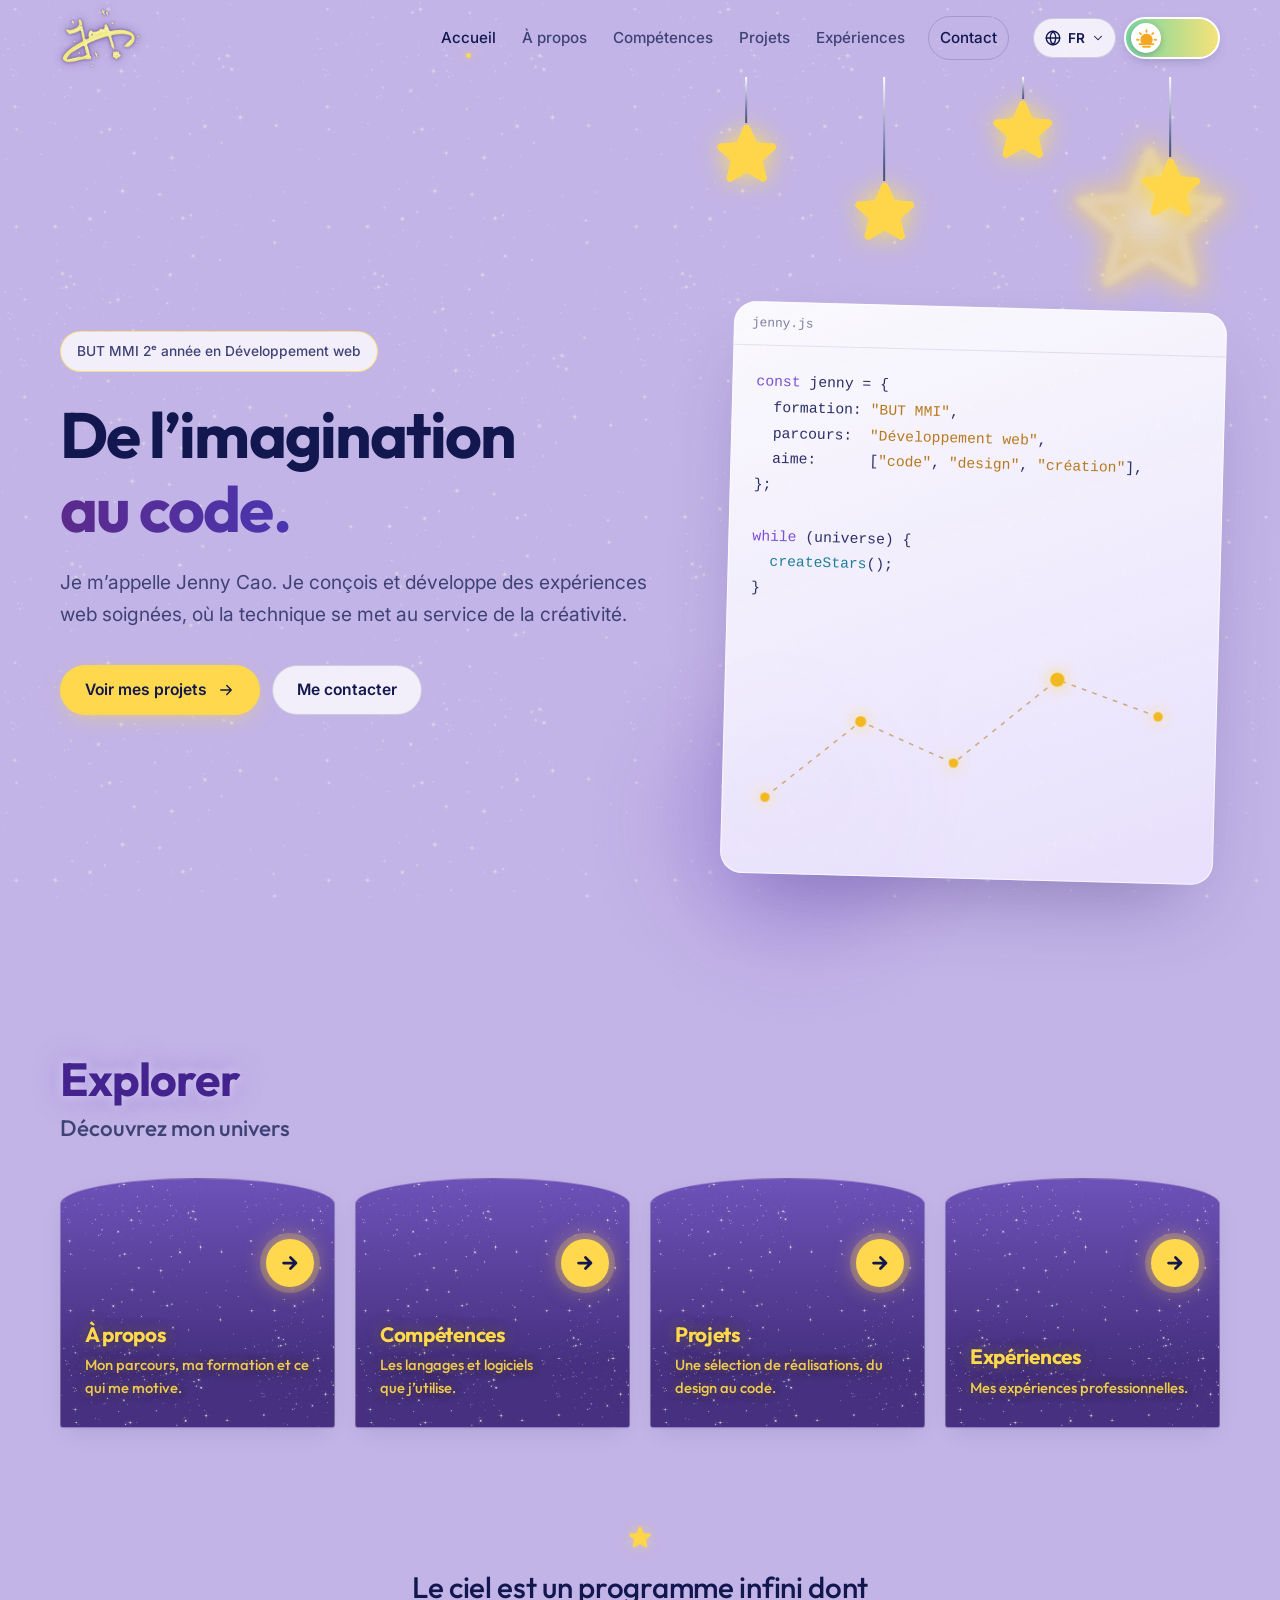
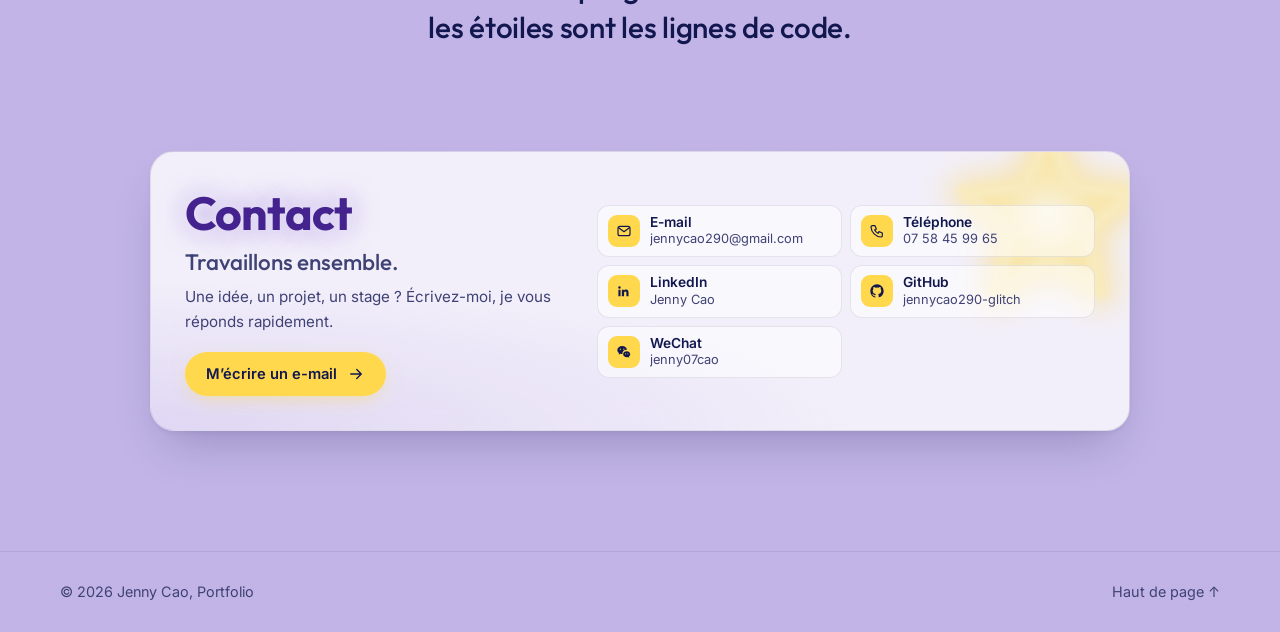
<file: nouvportfolio/index.html>
<!doctype html>
<html lang="fr" id="top">
<head>
<meta charset="utf-8">
<meta name="viewport" content="width=device-width, initial-scale=1">
<title data-i18n="title.home">Jenny Cao Portfolio développeuse web</title>
<meta name="description" content="Portfolio de Jenny Cao, étudiante en BUT MMI parcours Développement web.">
<meta name="theme-color" content="#12184f">
<link rel="icon" href="images/favicon.svg" type="image/svg+xml">
<link rel="preconnect" href="https://fonts.googleapis.com"><link rel="preconnect" href="https://fonts.gstatic.com" crossorigin>
<link rel="stylesheet" href="https://fonts.googleapis.com/css2?family=Inter:wght@400;500;600&family=Outfit:wght@500;600;700&display=swap">
<link rel="stylesheet" href="https://fonts.googleapis.com/css2?family=Ma+Shan+Zheng&text=%E4%B9%A6%E6%B3%95&display=swap">
<link rel="stylesheet" href="css/base.css">
<link rel="stylesheet" href="css/accueil.css">
<script>try{var t=localStorage.getItem('jenny-theme');if(t)document.documentElement.setAttribute('data-theme',t)}catch(e){}</script>
</head>
<body>
<nav class="bottom-nav" aria-label="Menu"><a class="bn-home" href="index.html" aria-label="Accueil" aria-current=page><svg viewBox="0 0 24 24" aria-hidden="true"><path d="M3.5 11 12 4l8.5 7"/><path d="M5.5 9.5V20h5v-5.5h3V20h5V9.5"/></svg></a><a href="moi.html"><span data-i18n="nav.about">À propos</span></a><a href="competences.html"><span data-i18n="nav.skills">Compétences</span></a><a href="projets.html"><span data-i18n="nav.projects">Projets</span></a><a href="experiences.html"><span data-i18n="nav.xp">Expériences</span></a></nav><a class="skip" href="#contenu" data-i18n="a11y.skip">Aller au contenu</a>
<header class="site-header">
  <div class="container bar">
    <a class="brand" href="index.html" aria-label="Jenny Cao | accueil"><img class="logo" src="images/logo.png" alt="Jenny" width="72" height="53"><span class="brand-name sr">Jenny Cao</span><span class="brand-role" data-i18n="brand.role">Développeuse web</span></a>
    <nav class="nav" id="nav" aria-label="Navigation principale"><a href="index.html" aria-current="page"><span data-i18n="nav.home">Accueil</span></a><a href="moi.html"><span data-i18n="nav.about">À propos</span></a><a href="competences.html"><span data-i18n="nav.skills">Compétences</span></a><a href="projets.html"><span data-i18n="nav.projects">Projets</span></a><a href="experiences.html"><span data-i18n="nav.xp">Expériences</span></a><a class="nav-cta" href="#contact"><span data-i18n="nav.contact">Contact</span></a></nav>
    <div class="actions">
      <div class="lang">
        <button class="icon-btn lang-btn" type="button" aria-haspopup="true" aria-expanded="false" aria-label="Langue"><svg class="ic" viewBox="0 0 24 24" aria-hidden="true"><circle cx="12" cy="12" r="9"/><path d="M3 12h18M12 3c2.5 2.6 3.8 5.6 3.8 9s-1.3 6.4-3.8 9c-2.5-2.6-3.8-5.6-3.8-9S9.5 5.6 12 3Z"/></svg><span class="lang-code">FR</span><svg class="ic caret" viewBox="0 0 24 24" aria-hidden="true"><path d="m6 9 6 6 6-6"/></svg></button>
        <ul class="lang-menu" role="menu" hidden>
          <li role="none"><button type="button" role="menuitemradio" data-lang="fr" aria-checked="true">Français</button></li>
          <li role="none"><button type="button" role="menuitemradio" data-lang="en" aria-checked="false">English</button></li>
          <li role="none"><button type="button" role="menuitemradio" data-lang="zh" aria-checked="false">中文</button></li>
        </ul>
      </div>
      <button class="toggle theme-btn" type="button" aria-label="Changer de thème"><span class="knob"></span></button>
      <button class="icon-btn burger" type="button" aria-controls="nav" aria-expanded="false" aria-label="Menu"><span></span><span></span></button>
    </div>
  </div>
</header>
<main id="contenu">
<section class="hero">
  <div class="container hero-grid">
    <div class="hero-txt">
      <p class="status" tabindex="0" role="button"><span data-i18n="h.status">BUT MMI 2ᵉ année en Développement web</span></p>
      <h1><span data-i18n="h.title">De l’imagination <em>au code.</em></span></h1>
      <p class="lead"><span data-i18n="h.lead">Je m’appelle Jenny Cao. Je conçois et développe des expériences web soignées, où la technique se met au service de la créativité. Je souhaite montrer mes projet , mes idées , et je profite les processus et les difficultée que due re,contrer </span></p>
      <div class="btns">
        <a class="btn btn-primary" href="projets.html"><span data-i18n="h.cta1">Voir mes projets</span><svg class="ic" viewBox="0 0 24 24" aria-hidden="true"><path d="M5 12h14M13 6l6 6-6 6"/></svg></a>
        <a class="btn btn-ghost" href="#contact"><span data-i18n="h.cta2">Me contacter</span></a>
      </div>
    </div>
    <div class="hero-art">
      <div class="hangs hero-hangs"><button class="hang" type="button" style="left:4%;--h:46px" aria-expanded="false" aria-label="Étoile 1"><span class="line"></span><img class="hs" src="images/etoile.png" alt="" aria-hidden="true"><span class="bubble" data-i18n="phrase.0">Le ciel est un programme infini dont les étoiles sont les lignes de code.</span></button><button class="hang" type="button" style="left:32%;--h:104px" aria-expanded="false" aria-label="Étoile 2"><span class="line"></span><img class="hs" src="images/etoile.png" alt="" aria-hidden="true"><span class="bubble" data-i18n="phrase.1">Au cœur du néant, une seule ligne de code suffit à donner naissance à l’infini.</span></button><button class="hang" type="button" style="left:60%;--h:22px" aria-expanded="false" aria-label="Étoile 3"><span class="line"></span><img class="hs" src="images/etoile.png" alt="" aria-hidden="true"><span class="bubble" data-i18n="phrase.2">Chaque étoile est un pixel dans le code de l’univers.</span></button><button class="hang" type="button" style="left:90%;--h:80px" aria-expanded="false" aria-label="Étoile 4"><span class="line"></span><img class="hs" src="images/etoile.png" alt="" aria-hidden="true"><span class="bubble" data-i18n="phrase.3">while (universe) { create_stars(); } La création n’a jamais cessé.</span></button></div>
      <div class="sky-card" aria-hidden="true">
        <div class="shooting"><svg class="tails"><path class="tg t1" style="--L:28;stroke-width:0.7" pathLength="100" d="M 600 -40 Q 300 0 110 340"/><path class="tg t1" style="--L:25;stroke-width:1.0" pathLength="100" d="M 600 -40 Q 300 0 110 340"/><path class="tg t1" style="--L:22;stroke-width:1.3" pathLength="100" d="M 600 -40 Q 300 0 110 340"/><path class="tg t1" style="--L:19;stroke-width:1.6" pathLength="100" d="M 600 -40 Q 300 0 110 340"/><path class="tg t1" style="--L:16;stroke-width:1.9" pathLength="100" d="M 600 -40 Q 300 0 110 340"/><path class="tg t1" style="--L:13;stroke-width:2.2" pathLength="100" d="M 600 -40 Q 300 0 110 340"/><path class="tg t1" style="--L:10;stroke-width:2.5" pathLength="100" d="M 600 -40 Q 300 0 110 340"/><path class="tg t1" style="--L:7;stroke-width:2.8" pathLength="100" d="M 600 -40 Q 300 0 110 340"/><path class="tg t1" style="--L:4;stroke-width:3.1" pathLength="100" d="M 600 -40 Q 300 0 110 340"/><path class="tg t2" style="--L:28;stroke-width:0.7" pathLength="100" d="M 620 140 Q 360 120 170 480"/><path class="tg t2" style="--L:25;stroke-width:1.0" pathLength="100" d="M 620 140 Q 360 120 170 480"/><path class="tg t2" style="--L:22;stroke-width:1.3" pathLength="100" d="M 620 140 Q 360 120 170 480"/><path class="tg t2" style="--L:19;stroke-width:1.6" pathLength="100" d="M 620 140 Q 360 120 170 480"/><path class="tg t2" style="--L:16;stroke-width:1.9" pathLength="100" d="M 620 140 Q 360 120 170 480"/><path class="tg t2" style="--L:13;stroke-width:2.2" pathLength="100" d="M 620 140 Q 360 120 170 480"/><path class="tg t2" style="--L:10;stroke-width:2.5" pathLength="100" d="M 620 140 Q 360 120 170 480"/><path class="tg t2" style="--L:7;stroke-width:2.8" pathLength="100" d="M 620 140 Q 360 120 170 480"/><path class="tg t2" style="--L:4;stroke-width:3.1" pathLength="100" d="M 620 140 Q 360 120 170 480"/><path class="tg t3" style="--L:28;stroke-width:0.7" pathLength="100" d="M 460 -60 Q 180 -10 -40 280"/><path class="tg t3" style="--L:25;stroke-width:1.0" pathLength="100" d="M 460 -60 Q 180 -10 -40 280"/><path class="tg t3" style="--L:22;stroke-width:1.3" pathLength="100" d="M 460 -60 Q 180 -10 -40 280"/><path class="tg t3" style="--L:19;stroke-width:1.6" pathLength="100" d="M 460 -60 Q 180 -10 -40 280"/><path class="tg t3" style="--L:16;stroke-width:1.9" pathLength="100" d="M 460 -60 Q 180 -10 -40 280"/><path class="tg t3" style="--L:13;stroke-width:2.2" pathLength="100" d="M 460 -60 Q 180 -10 -40 280"/><path class="tg t3" style="--L:10;stroke-width:2.5" pathLength="100" d="M 460 -60 Q 180 -10 -40 280"/><path class="tg t3" style="--L:7;stroke-width:2.8" pathLength="100" d="M 460 -60 Q 180 -10 -40 280"/><path class="tg t3" style="--L:4;stroke-width:3.1" pathLength="100" d="M 460 -60 Q 180 -10 -40 280"/><path class="tg t4" style="--L:28;stroke-width:0.7" pathLength="100" d="M 640 280 Q 360 260 210 640"/><path class="tg t4" style="--L:25;stroke-width:1.0" pathLength="100" d="M 640 280 Q 360 260 210 640"/><path class="tg t4" style="--L:22;stroke-width:1.3" pathLength="100" d="M 640 280 Q 360 260 210 640"/><path class="tg t4" style="--L:19;stroke-width:1.6" pathLength="100" d="M 640 280 Q 360 260 210 640"/><path class="tg t4" style="--L:16;stroke-width:1.9" pathLength="100" d="M 640 280 Q 360 260 210 640"/><path class="tg t4" style="--L:13;stroke-width:2.2" pathLength="100" d="M 640 280 Q 360 260 210 640"/><path class="tg t4" style="--L:10;stroke-width:2.5" pathLength="100" d="M 640 280 Q 360 260 210 640"/><path class="tg t4" style="--L:7;stroke-width:2.8" pathLength="100" d="M 640 280 Q 360 260 210 640"/><path class="tg t4" style="--L:4;stroke-width:3.1" pathLength="100" d="M 640 280 Q 360 260 210 640"/><path class="tg t5" style="--L:28;stroke-width:0.7" pathLength="100" d="M 560 -60 Q 400 220 40 470"/><path class="tg t5" style="--L:25;stroke-width:1.0" pathLength="100" d="M 560 -60 Q 400 220 40 470"/><path class="tg t5" style="--L:22;stroke-width:1.3" pathLength="100" d="M 560 -60 Q 400 220 40 470"/><path class="tg t5" style="--L:19;stroke-width:1.6" pathLength="100" d="M 560 -60 Q 400 220 40 470"/><path class="tg t5" style="--L:16;stroke-width:1.9" pathLength="100" d="M 560 -60 Q 400 220 40 470"/><path class="tg t5" style="--L:13;stroke-width:2.2" pathLength="100" d="M 560 -60 Q 400 220 40 470"/><path class="tg t5" style="--L:10;stroke-width:2.5" pathLength="100" d="M 560 -60 Q 400 220 40 470"/><path class="tg t5" style="--L:7;stroke-width:2.8" pathLength="100" d="M 560 -60 Q 400 220 40 470"/><path class="tg t5" style="--L:4;stroke-width:3.1" pathLength="100" d="M 560 -60 Q 400 220 40 470"/><path class="tg t6" style="--L:28;stroke-width:0.7" pathLength="100" d="M 660 40 Q 420 40 250 400"/><path class="tg t6" style="--L:25;stroke-width:1.0" pathLength="100" d="M 660 40 Q 420 40 250 400"/><path class="tg t6" style="--L:22;stroke-width:1.3" pathLength="100" d="M 660 40 Q 420 40 250 400"/><path class="tg t6" style="--L:19;stroke-width:1.6" pathLength="100" d="M 660 40 Q 420 40 250 400"/><path class="tg t6" style="--L:16;stroke-width:1.9" pathLength="100" d="M 660 40 Q 420 40 250 400"/><path class="tg t6" style="--L:13;stroke-width:2.2" pathLength="100" d="M 660 40 Q 420 40 250 400"/><path class="tg t6" style="--L:10;stroke-width:2.5" pathLength="100" d="M 660 40 Q 420 40 250 400"/><path class="tg t6" style="--L:7;stroke-width:2.8" pathLength="100" d="M 660 40 Q 420 40 250 400"/><path class="tg t6" style="--L:4;stroke-width:3.1" pathLength="100" d="M 660 40 Q 420 40 250 400"/></svg><i></i><i></i><i></i><i></i><i></i><i></i></div>
        <div class="win-bar"><span>jenny.js</span></div>
        <pre class="code"><code><span class="k">const</span> jenny = {
  formation: <span class="s">"BUT MMI"</span>,
  parcours:  <span class="s">"Développement web"</span>,
  aime:      [<span class="s">"code"</span>, <span class="s">"design"</span>, <span class="s">"création"</span>],
};

<span class="k">while</span> (universe) {
  <span class="f">createStars</span>();
}</code></pre>
        <svg class="constellation" viewBox="0 0 300 160">
          <polyline points="20,120 80,70 140,95 205,40 270,62" />
          <g class="pts"><circle cx="20" cy="120" r="3"/><circle cx="80" cy="70" r="3.5"/><circle cx="140" cy="95" r="3"/><circle cx="205" cy="40" r="4.5"/><circle cx="270" cy="62" r="3"/></g>
        </svg>
      </div>
      <span class="glow g1"></span><span class="glow g2"></span>
    </div>
  </div>
</section>

<section class="section">
  <div class="container">
    <div class="sec-head reveal">
      <p class="eyebrow"><span data-i18n="h.exp">Explorer</span></p>
      <h2><span data-i18n="h.exph">Découvrez mon univers</span></h2>
    </div>
    <div class="nav-grid"><a class="portal reveal" href="moi.html"><span class="go"><svg class="ic thick" viewBox="0 0 24 24" aria-hidden="true"><path d="M5 12h13M12.5 6l6 6-6 6"/></svg></span><h3 data-i18n="h.c1t">À propos</h3><p data-i18n="h.c1d">Mon parcours, ma formation et ce qui me motive.</p></a><a class="portal reveal" href="competences.html"><span class="go"><svg class="ic thick" viewBox="0 0 24 24" aria-hidden="true"><path d="M5 12h13M12.5 6l6 6-6 6"/></svg></span><h3 data-i18n="h.c2t">Compétences</h3><p data-i18n="h.c2d">Les langages et logiciels que j’utilise.</p></a><a class="portal reveal" href="projets.html"><span class="go"><svg class="ic thick" viewBox="0 0 24 24" aria-hidden="true"><path d="M5 12h13M12.5 6l6 6-6 6"/></svg></span><h3 data-i18n="h.c3t">Projets</h3><p data-i18n="h.c3d">Une sélection de réalisations, du design au code.</p></a><a class="portal reveal" href="experiences.html"><span class="go"><svg class="ic thick" viewBox="0 0 24 24" aria-hidden="true"><path d="M5 12h13M12.5 6l6 6-6 6"/></svg></span><h3 data-i18n="h.c4t">Expériences</h3><p data-i18n="h.c4d">Mes expériences professionnelles.</p></a></div>
  </div>
</section>

<section class="section quote-sec reveal">
  <div class="container">
    <blockquote class="quote"><img class="ic-star" src="images/etoile.png" alt="" aria-hidden="true"><p><span data-i18n="h.quote">Le ciel est un programme infini dont les étoiles sont les lignes de code.</span></p></blockquote>
  </div>
</section>
<section class="section contact reveal" id="contact" aria-labelledby="contact-t">
  <div class="container contact-box">
    <div class="contact-intro">
      <p class="eyebrow"><span data-i18n="c.eyebrow">Contact</span></p>
      <h2 id="contact-t"><span data-i18n="c.title">Travaillons ensemble.</span></h2>
      <p class="muted"><span data-i18n="c.lead">Une idée, un projet, un stage ? Écrivez-moi, je vous réponds rapidement.</span></p>
      <a class="btn btn-primary" href="mailto:jennycao290@gmail.com"><span data-i18n="c.cta">M’écrire un e-mail</span><svg class="ic" viewBox="0 0 24 24" aria-hidden="true"><path d="M5 12h14M13 6l6 6-6 6"/></svg></a>
    </div>
    <div class="contact-list"><a class="c-item" href="mailto:jennycao290@gmail.com"><span class="c-ico"><svg viewBox="0 0 24 24" fill="none" stroke="currentColor" stroke-width="1.8" stroke-linecap="round" stroke-linejoin="round" aria-hidden="true"><rect x="3" y="5" width="18" height="14" rx="3"/><path d="m4 7 8 6 8-6"/></svg></span><span class="c-tx"><b data-i18n="c.mail">E-mail</b><span>jennycao290@gmail.com</span></span><span class="c-go"><svg class="ic" viewBox="0 0 24 24" aria-hidden="true"><path d="M5 12h14M13 6l6 6-6 6"/></svg></span></a><a class="c-item" href="tel:+33758459965"><span class="c-ico"><svg viewBox="0 0 24 24" fill="none" stroke="currentColor" stroke-width="1.8" stroke-linecap="round" stroke-linejoin="round" aria-hidden="true"><path d="M5 4h4l2 5-2.5 1.5a11 11 0 0 0 5 5L15 13l5 2v4a2 2 0 0 1-2 2A16 16 0 0 1 3 6a2 2 0 0 1 2-2Z"/></svg></span><span class="c-tx"><b data-i18n="c.tel">Téléphone</b><span>07 58 45 99 65</span></span><span class="c-go"><svg class="ic" viewBox="0 0 24 24" aria-hidden="true"><path d="M5 12h14M13 6l6 6-6 6"/></svg></span></a><a class="c-item" href="https://www.linkedin.com/in/jenny-cao-225264cj0" target="_blank" rel="noopener"><span class="c-ico"><svg viewBox="0 0 24 24" fill="currentColor" aria-hidden="true"><path d="M5.2 8.6a1.9 1.9 0 1 0 0-3.8 1.9 1.9 0 0 0 0 3.8ZM3.6 10h3.2v10H3.6V10Zm5.2 0h3v1.4c.5-.9 1.6-1.7 3.2-1.7 3.2 0 3.8 2.1 3.8 4.9V20h-3.2v-4.8c0-1.2 0-2.6-1.6-2.6s-1.9 1.2-1.9 2.5V20H8.8V10Z"/></svg></span><span class="c-tx"><b>LinkedIn</b><span>Jenny Cao</span></span><span class="c-go"><svg class="ic" viewBox="0 0 24 24" aria-hidden="true"><path d="M5 12h14M13 6l6 6-6 6"/></svg></span></a><a class="c-item" href="https://github.com/jennycao290-glitch" target="_blank" rel="noopener"><span class="c-ico"><svg viewBox="0 0 24 24" fill="currentColor" aria-hidden="true"><path d="M12 2C6.5 2 2 6.6 2 12.2c0 4.5 2.9 8.3 6.8 9.7.5.1.7-.2.7-.5v-1.7c-2.8.6-3.4-1.4-3.4-1.4-.5-1.2-1.1-1.5-1.1-1.5-.9-.6.1-.6.1-.6 1 .1 1.5 1 1.5 1 .9 1.6 2.4 1.1 3 .8.1-.7.4-1.1.6-1.4-2.2-.3-4.6-1.1-4.6-5 0-1.1.4-2 1-2.7-.1-.3-.4-1.3.1-2.7 0 0 .8-.3 2.8 1a9.5 9.5 0 0 1 5 0c1.9-1.3 2.8-1 2.8-1 .5 1.4.2 2.4.1 2.7.6.7 1 1.6 1 2.7 0 3.9-2.4 4.7-4.6 5 .4.3.7.9.7 1.8v2.6c0 .3.2.6.7.5A10.2 10.2 0 0 0 22 12.2C22 6.6 17.5 2 12 2Z"/></svg></span><span class="c-tx"><b>GitHub</b><span>jennycao290-glitch</span></span><span class="c-go"><svg class="ic" viewBox="0 0 24 24" aria-hidden="true"><path d="M5 12h14M13 6l6 6-6 6"/></svg></span></a><div class="c-item"><span class="c-ico"><svg viewBox="0 0 24 24" fill="currentColor" aria-hidden="true"><path d="M9.2 3C5.2 3 2 5.7 2 9.1c0 1.9 1 3.6 2.6 4.7L4 16l2.5-1.3c.8.2 1.7.4 2.7.4h.6c-.1-.4-.2-.8-.2-1.2 0-3 2.8-5.4 6.2-5.4h.6C15.9 5 12.9 3 9.2 3Zm-2.6 3.8a.9.9 0 1 1 0 1.8.9.9 0 0 1 0-1.8Zm5.2 0a.9.9 0 1 1 0 1.8.9.9 0 0 1 0-1.8ZM16 10.8c-3 0-5.3 2-5.3 4.5s2.4 4.5 5.3 4.5c.7 0 1.3-.1 1.9-.3l2 1-.5-1.8c1.2-.8 1.9-2 1.9-3.4 0-2.5-2.3-4.5-5.3-4.5Zm-1.8 2.9a.8.8 0 1 1 0 1.6.8.8 0 0 1 0-1.6Zm3.6 0a.8.8 0 1 1 0 1.6.8.8 0 0 1 0-1.6Z"/></svg></span><span class="c-tx"><b>WeChat</b><span>jenny07cao</span></span></div></div>
  </div>
</section>
</main>
<footer class="site-footer">
  <div class="container foot">
    <p><span data-i18n="f.copy">© 2026 Jenny Cao, Portfolio</span></p>
    <a class="to-top" href="#top"><span data-i18n="f.top">Haut de page</span> ↑</a>
  </div>
</footer>
<script src="js/i18n.js"></script>
<script src="js/main.js"></script>
</body>
</html>
</file>
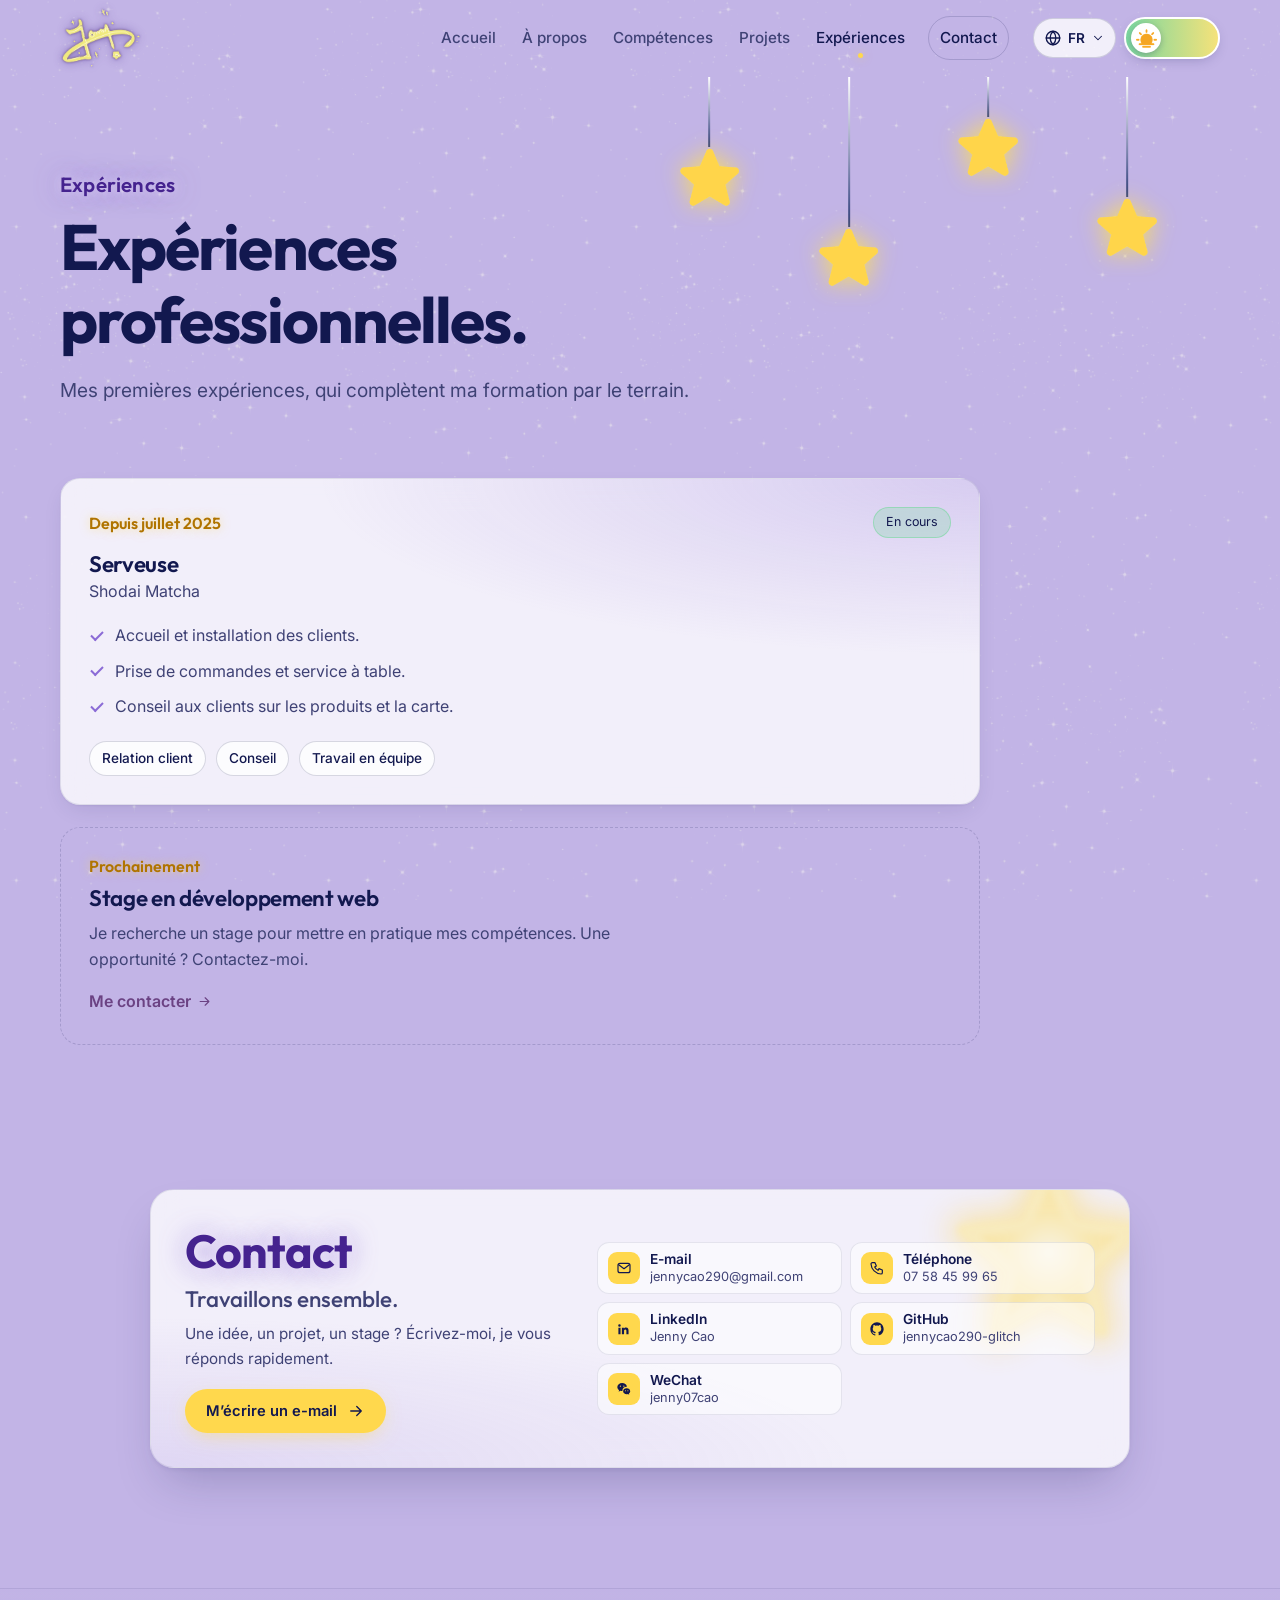
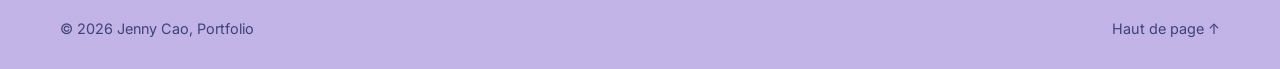
<file: nouvportfolio/experiences.html>
<!doctype html>
<html lang="fr" id="top">
<head>
<meta charset="utf-8">
<meta name="viewport" content="width=device-width, initial-scale=1">
<title data-i18n="title.xp">Expériences | Jenny Cao</title>
<meta name="description" content="Expériences professionnelles de Jenny Cao.">
<meta name="theme-color" content="#12184f">
<link rel="icon" href="images/favicon.svg" type="image/svg+xml">
<link rel="preconnect" href="https://fonts.googleapis.com"><link rel="preconnect" href="https://fonts.gstatic.com" crossorigin>
<link rel="stylesheet" href="https://fonts.googleapis.com/css2?family=Inter:wght@400;500;600&family=Outfit:wght@500;600;700&display=swap">
<link rel="stylesheet" href="https://fonts.googleapis.com/css2?family=Ma+Shan+Zheng&text=%E4%B9%A6%E6%B3%95&display=swap">
<link rel="stylesheet" href="css/base.css">
<link rel="stylesheet" href="css/experiences.css">
<script>try{var t=localStorage.getItem('jenny-theme');if(t)document.documentElement.setAttribute('data-theme',t)}catch(e){}</script>
</head>
<body>
<nav class="bottom-nav" aria-label="Menu"><a class="bn-home" href="index.html" aria-label="Accueil"><svg viewBox="0 0 24 24" aria-hidden="true"><path d="M3.5 11 12 4l8.5 7"/><path d="M5.5 9.5V20h5v-5.5h3V20h5V9.5"/></svg></a><a href="moi.html"><span data-i18n="nav.about">À propos</span></a><a href="competences.html"><span data-i18n="nav.skills">Compétences</span></a><a href="projets.html"><span data-i18n="nav.projects">Projets</span></a><a href="experiences.html" aria-current=page><span data-i18n="nav.xp">Expériences</span></a></nav><a class="skip" href="#contenu" data-i18n="a11y.skip">Aller au contenu</a>
<header class="site-header">
  <div class="container bar">
    <a class="brand" href="index.html" aria-label="Jenny Cao | accueil"><img class="logo" src="images/logo.png" alt="Jenny" width="72" height="53"><span class="brand-name sr">Jenny Cao</span><span class="brand-role" data-i18n="brand.role">Développeuse web</span></a>
    <nav class="nav" id="nav" aria-label="Navigation principale"><a href="index.html"><span data-i18n="nav.home">Accueil</span></a><a href="moi.html"><span data-i18n="nav.about">À propos</span></a><a href="competences.html"><span data-i18n="nav.skills">Compétences</span></a><a href="projets.html"><span data-i18n="nav.projects">Projets</span></a><a href="experiences.html" aria-current="page"><span data-i18n="nav.xp">Expériences</span></a><a class="nav-cta" href="#contact"><span data-i18n="nav.contact">Contact</span></a></nav>
    <div class="actions">
      <div class="lang">
        <button class="icon-btn lang-btn" type="button" aria-haspopup="true" aria-expanded="false" aria-label="Langue"><svg class="ic" viewBox="0 0 24 24" aria-hidden="true"><circle cx="12" cy="12" r="9"/><path d="M3 12h18M12 3c2.5 2.6 3.8 5.6 3.8 9s-1.3 6.4-3.8 9c-2.5-2.6-3.8-5.6-3.8-9S9.5 5.6 12 3Z"/></svg><span class="lang-code">FR</span><svg class="ic caret" viewBox="0 0 24 24" aria-hidden="true"><path d="m6 9 6 6 6-6"/></svg></button>
        <ul class="lang-menu" role="menu" hidden>
          <li role="none"><button type="button" role="menuitemradio" data-lang="fr" aria-checked="true">Français</button></li>
          <li role="none"><button type="button" role="menuitemradio" data-lang="en" aria-checked="false">English</button></li>
          <li role="none"><button type="button" role="menuitemradio" data-lang="zh" aria-checked="false">中文</button></li>
        </ul>
      </div>
      <button class="toggle theme-btn" type="button" aria-label="Changer de thème"><span class="knob"></span></button>
      <button class="icon-btn burger" type="button" aria-controls="nav" aria-expanded="false" aria-label="Menu"><span></span><span></span></button>
    </div>
  </div>
</header>
<main id="contenu">
<section class="page-head">
  <div class="hangs "><button class="hang" type="button" style="left:56%;--h:70px" aria-expanded="false" aria-label="Étoile 1"><span class="line"></span><img class="hs" src="images/etoile.png" alt="" aria-hidden="true"><span class="bubble" data-i18n="phrase.0">Le ciel est un programme infini dont les étoiles sont les lignes de code.</span></button><button class="hang" type="button" style="left:68%;--h:150px" aria-expanded="false" aria-label="Étoile 2"><span class="line"></span><img class="hs" src="images/etoile.png" alt="" aria-hidden="true"><span class="bubble" data-i18n="phrase.1">Au cœur du néant, une seule ligne de code suffit à donner naissance à l’infini.</span></button><button class="hang" type="button" style="left:80%;--h:40px" aria-expanded="false" aria-label="Étoile 3"><span class="line"></span><img class="hs" src="images/etoile.png" alt="" aria-hidden="true"><span class="bubble" data-i18n="phrase.2">Chaque étoile est un pixel dans le code de l’univers.</span></button><button class="hang" type="button" style="left:92%;--h:120px" aria-expanded="false" aria-label="Étoile 4"><span class="line"></span><img class="hs" src="images/etoile.png" alt="" aria-hidden="true"><span class="bubble" data-i18n="phrase.3">while (universe) { create_stars(); } La création n’a jamais cessé.</span></button></div>
  <div class="container">
    <p class="eyebrow"><span data-i18n="x.eyebrow">Expériences</span></p>
    <h1><span data-i18n="x.title">Expériences professionnelles.</span></h1>
    <p class="lead"><span data-i18n="x.lead">Mes premières expériences, qui complètent ma formation par le terrain.</span></p>
  </div>
</section>
<section class="section tight">
  <div class="container">
    <ol class="xp">
      <li class="reveal">
        <article class="card xp-card">
          <div class="xp-meta"><span class="xp-when"><svg class="ic" viewBox="0 0 24 24" aria-hidden="true"><rect x="3.5" y="5" width="17" height="15" rx="3"/><path d="M3.5 10h17M8 3v4M16 3v4"/></svg><span data-i18n="x.d1">Depuis juillet 2025</span></span><span class="now"><span data-i18n="x.now">En cours</span></span></div>
          <div class="xp-top">
            <div><h2><span data-i18n="x.r1">Serveuse</span></h2><p class="muted">Shodai Matcha</p></div>
          </div>
          <ul class="ticks">
            <li data-i18n="x.b1">Accueil et installation des clients.</li>
            <li data-i18n="x.b2">Prise de commandes et service à table.</li>
            <li data-i18n="x.b3">Conseil aux clients sur les produits et la carte.</li>
          </ul>
          <ul class="pills sm"><li data-i18n="x.k1">Relation client</li><li data-i18n="x.k2">Conseil</li><li data-i18n="x.k3">Travail en équipe</li></ul>
        </article>
      </li>
      <li class="reveal">
        <article class="card xp-card soon">
          <div class="xp-meta"><span class="xp-when"><svg class="ic" viewBox="0 0 24 24" aria-hidden="true"><rect x="3.5" y="5" width="17" height="15" rx="3"/><path d="M3.5 10h17M8 3v4M16 3v4"/></svg><span data-i18n="x.d2">Prochainement</span></span></div>
          <h2><span data-i18n="x.r2">Stage en développement web</span></h2>
          <p class="muted"><span data-i18n="x.s2">Je recherche un stage pour mettre en pratique mes compétences. Une opportunité ? Contactez-moi.</span></p>
          <a class="link" href="#contact"><span data-i18n="x.cta">Me contacter</span><svg class="ic" viewBox="0 0 24 24" aria-hidden="true"><path d="M5 12h14M13 6l6 6-6 6"/></svg></a>
        </article>
      </li>
    </ol>
  </div>
</section>
<section class="section contact reveal" id="contact" aria-labelledby="contact-t">
  <div class="container contact-box">
    <div class="contact-intro">
      <p class="eyebrow"><span data-i18n="c.eyebrow">Contact</span></p>
      <h2 id="contact-t"><span data-i18n="c.title">Travaillons ensemble.</span></h2>
      <p class="muted"><span data-i18n="c.lead">Une idée, un projet, un stage ? Écrivez-moi, je vous réponds rapidement.</span></p>
      <a class="btn btn-primary" href="mailto:jennycao290@gmail.com"><span data-i18n="c.cta">M’écrire un e-mail</span><svg class="ic" viewBox="0 0 24 24" aria-hidden="true"><path d="M5 12h14M13 6l6 6-6 6"/></svg></a>
    </div>
    <div class="contact-list"><a class="c-item" href="mailto:jennycao290@gmail.com"><span class="c-ico"><svg viewBox="0 0 24 24" fill="none" stroke="currentColor" stroke-width="1.8" stroke-linecap="round" stroke-linejoin="round" aria-hidden="true"><rect x="3" y="5" width="18" height="14" rx="3"/><path d="m4 7 8 6 8-6"/></svg></span><span class="c-tx"><b data-i18n="c.mail">E-mail</b><span>jennycao290@gmail.com</span></span><span class="c-go"><svg class="ic" viewBox="0 0 24 24" aria-hidden="true"><path d="M5 12h14M13 6l6 6-6 6"/></svg></span></a><a class="c-item" href="tel:+33758459965"><span class="c-ico"><svg viewBox="0 0 24 24" fill="none" stroke="currentColor" stroke-width="1.8" stroke-linecap="round" stroke-linejoin="round" aria-hidden="true"><path d="M5 4h4l2 5-2.5 1.5a11 11 0 0 0 5 5L15 13l5 2v4a2 2 0 0 1-2 2A16 16 0 0 1 3 6a2 2 0 0 1 2-2Z"/></svg></span><span class="c-tx"><b data-i18n="c.tel">Téléphone</b><span>07 58 45 99 65</span></span><span class="c-go"><svg class="ic" viewBox="0 0 24 24" aria-hidden="true"><path d="M5 12h14M13 6l6 6-6 6"/></svg></span></a><a class="c-item" href="https://www.linkedin.com/in/jenny-cao-225264cj0" target="_blank" rel="noopener"><span class="c-ico"><svg viewBox="0 0 24 24" fill="currentColor" aria-hidden="true"><path d="M5.2 8.6a1.9 1.9 0 1 0 0-3.8 1.9 1.9 0 0 0 0 3.8ZM3.6 10h3.2v10H3.6V10Zm5.2 0h3v1.4c.5-.9 1.6-1.7 3.2-1.7 3.2 0 3.8 2.1 3.8 4.9V20h-3.2v-4.8c0-1.2 0-2.6-1.6-2.6s-1.9 1.2-1.9 2.5V20H8.8V10Z"/></svg></span><span class="c-tx"><b>LinkedIn</b><span>Jenny Cao</span></span><span class="c-go"><svg class="ic" viewBox="0 0 24 24" aria-hidden="true"><path d="M5 12h14M13 6l6 6-6 6"/></svg></span></a><a class="c-item" href="https://github.com/jennycao290-glitch" target="_blank" rel="noopener"><span class="c-ico"><svg viewBox="0 0 24 24" fill="currentColor" aria-hidden="true"><path d="M12 2C6.5 2 2 6.6 2 12.2c0 4.5 2.9 8.3 6.8 9.7.5.1.7-.2.7-.5v-1.7c-2.8.6-3.4-1.4-3.4-1.4-.5-1.2-1.1-1.5-1.1-1.5-.9-.6.1-.6.1-.6 1 .1 1.5 1 1.5 1 .9 1.6 2.4 1.1 3 .8.1-.7.4-1.1.6-1.4-2.2-.3-4.6-1.1-4.6-5 0-1.1.4-2 1-2.7-.1-.3-.4-1.3.1-2.7 0 0 .8-.3 2.8 1a9.5 9.5 0 0 1 5 0c1.9-1.3 2.8-1 2.8-1 .5 1.4.2 2.4.1 2.7.6.7 1 1.6 1 2.7 0 3.9-2.4 4.7-4.6 5 .4.3.7.9.7 1.8v2.6c0 .3.2.6.7.5A10.2 10.2 0 0 0 22 12.2C22 6.6 17.5 2 12 2Z"/></svg></span><span class="c-tx"><b>GitHub</b><span>jennycao290-glitch</span></span><span class="c-go"><svg class="ic" viewBox="0 0 24 24" aria-hidden="true"><path d="M5 12h14M13 6l6 6-6 6"/></svg></span></a><div class="c-item"><span class="c-ico"><svg viewBox="0 0 24 24" fill="currentColor" aria-hidden="true"><path d="M9.2 3C5.2 3 2 5.7 2 9.1c0 1.9 1 3.6 2.6 4.7L4 16l2.5-1.3c.8.2 1.7.4 2.7.4h.6c-.1-.4-.2-.8-.2-1.2 0-3 2.8-5.4 6.2-5.4h.6C15.9 5 12.9 3 9.2 3Zm-2.6 3.8a.9.9 0 1 1 0 1.8.9.9 0 0 1 0-1.8Zm5.2 0a.9.9 0 1 1 0 1.8.9.9 0 0 1 0-1.8ZM16 10.8c-3 0-5.3 2-5.3 4.5s2.4 4.5 5.3 4.5c.7 0 1.3-.1 1.9-.3l2 1-.5-1.8c1.2-.8 1.9-2 1.9-3.4 0-2.5-2.3-4.5-5.3-4.5Zm-1.8 2.9a.8.8 0 1 1 0 1.6.8.8 0 0 1 0-1.6Zm3.6 0a.8.8 0 1 1 0 1.6.8.8 0 0 1 0-1.6Z"/></svg></span><span class="c-tx"><b>WeChat</b><span>jenny07cao</span></span></div></div>
  </div>
</section>
</main>
<footer class="site-footer">
  <div class="container foot">
    <p><span data-i18n="f.copy">© 2026 Jenny Cao, Portfolio</span></p>
    <a class="to-top" href="#top"><span data-i18n="f.top">Haut de page</span> ↑</a>
  </div>
</footer>
<script src="js/i18n.js"></script>
<script src="js/main.js"></script>
</body>
</html>
</file>
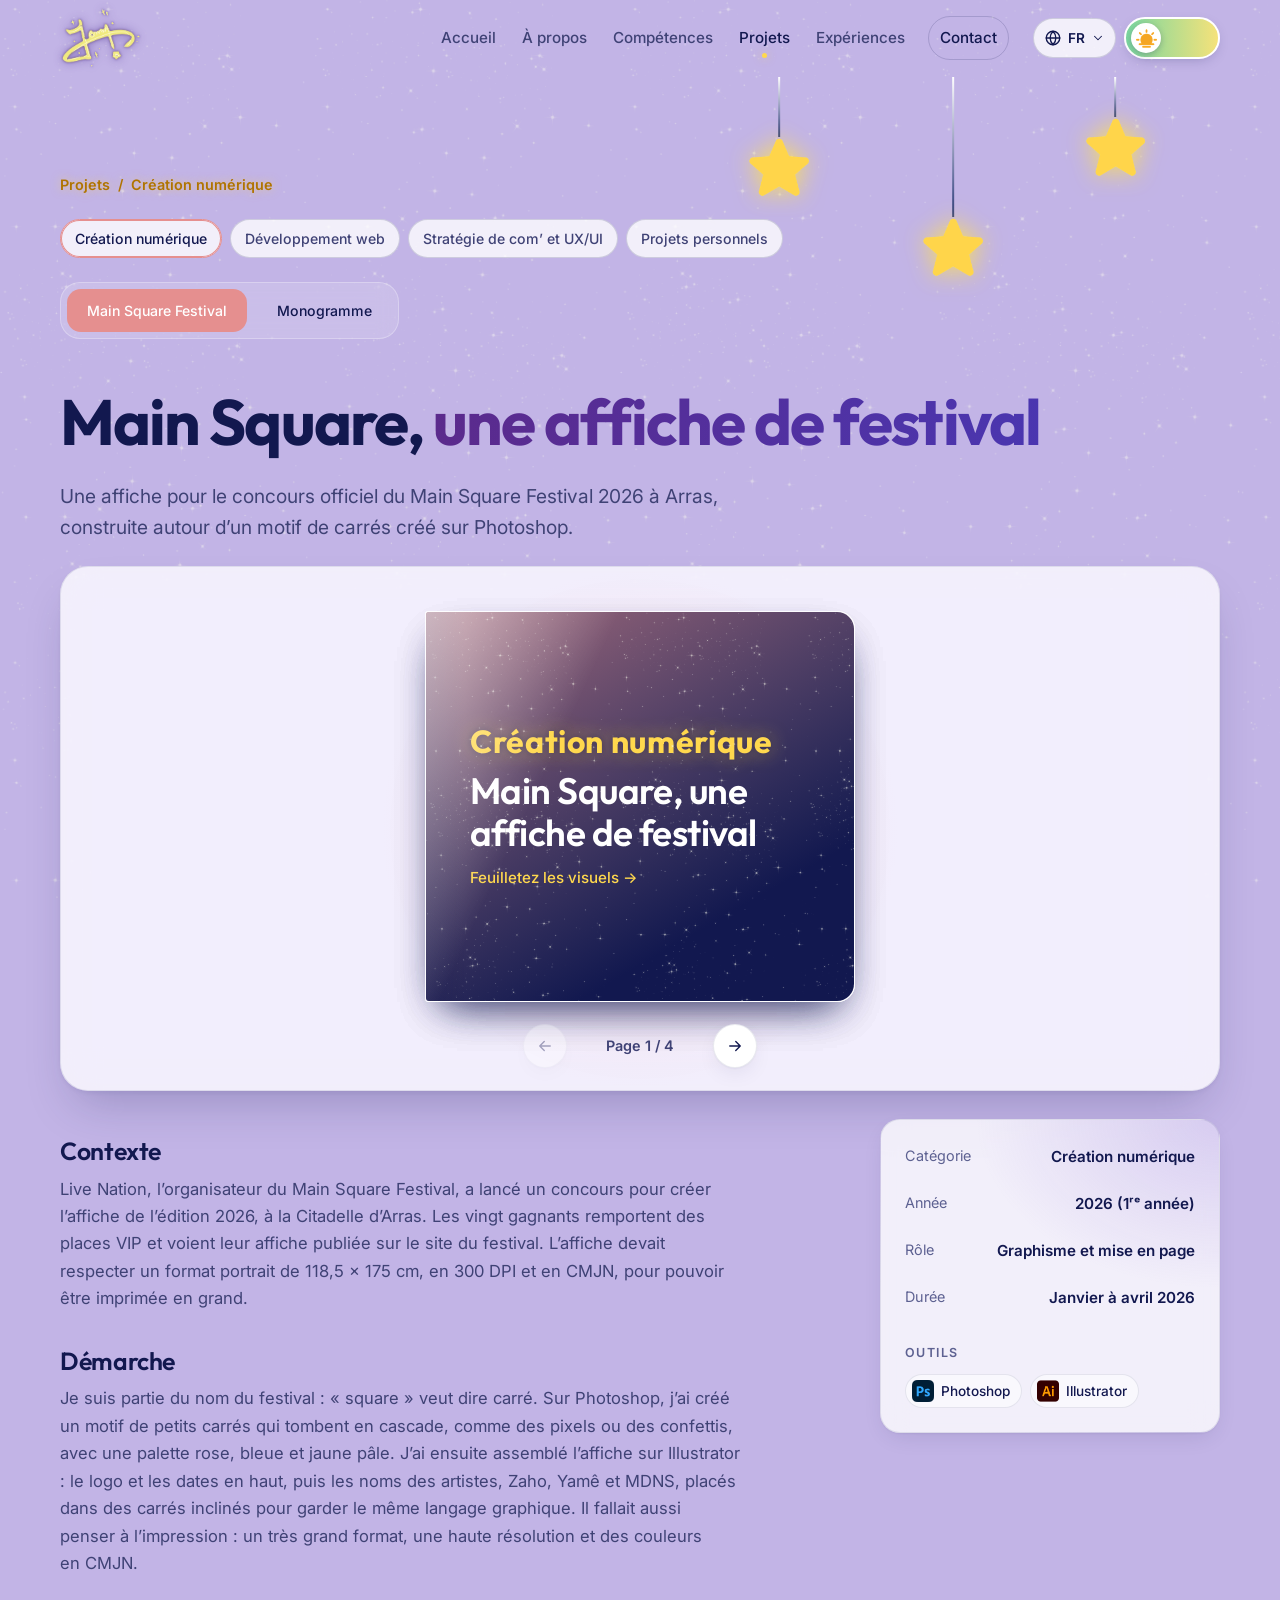
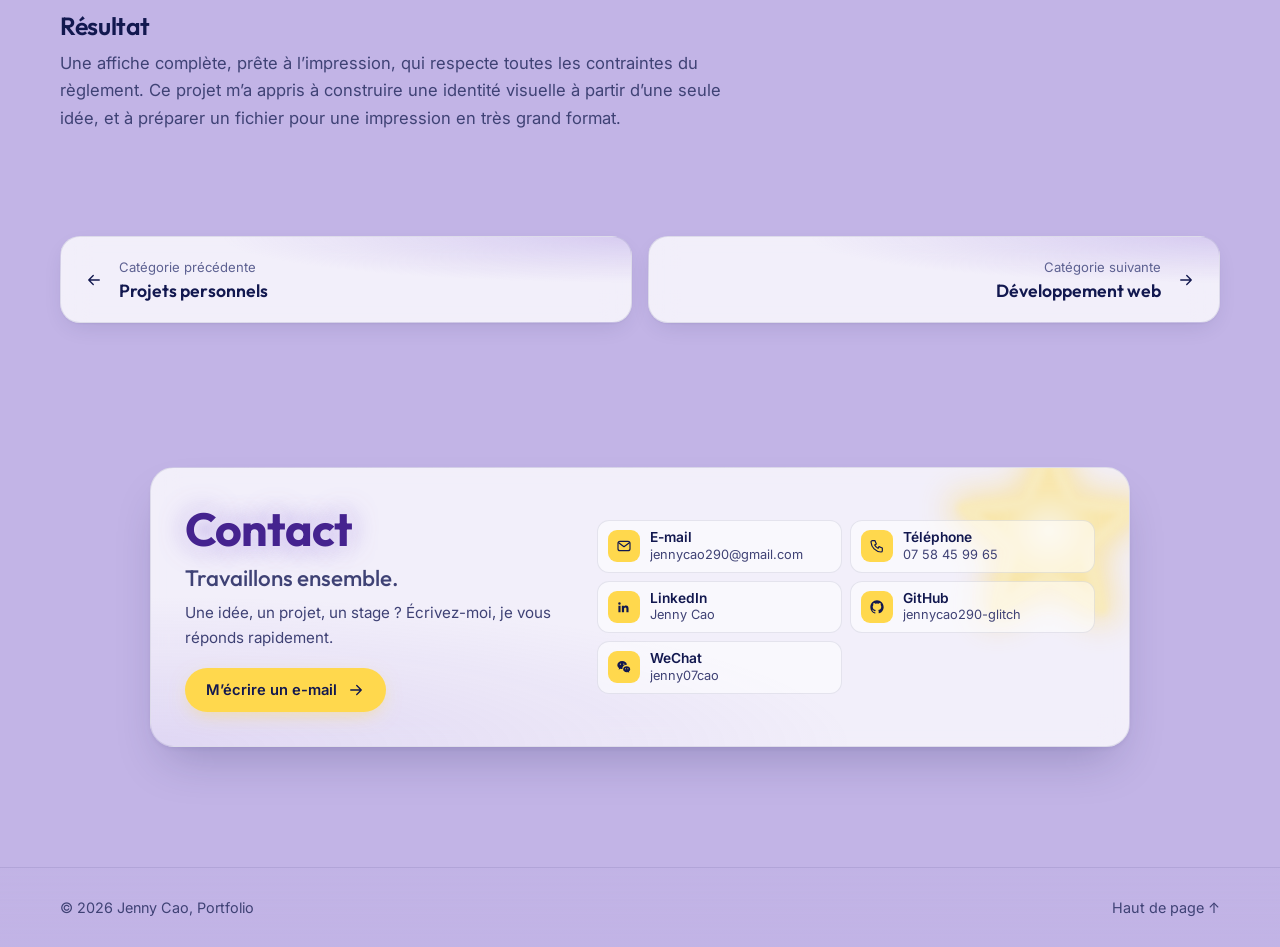
<file: nouvportfolio/projet-creation.html>
<!doctype html>
<html lang="fr" id="top">
<head>
<meta charset="utf-8">
<meta name="viewport" content="width=device-width, initial-scale=1">
<title data-i18n="title.cat.creation">Création numérique | Jenny Cao</title>
<meta name="description" content="Projets de Jenny Cao | Création numérique.">
<meta name="theme-color" content="#12184f">
<link rel="icon" href="images/favicon.svg" type="image/svg+xml">
<link rel="preconnect" href="https://fonts.googleapis.com"><link rel="preconnect" href="https://fonts.gstatic.com" crossorigin>
<link rel="stylesheet" href="https://fonts.googleapis.com/css2?family=Inter:wght@400;500;600&family=Outfit:wght@500;600;700&display=swap">
<link rel="stylesheet" href="https://fonts.googleapis.com/css2?family=Ma+Shan+Zheng&text=%E4%B9%A6%E6%B3%95&display=swap">
<link rel="stylesheet" href="css/base.css">
<link rel="stylesheet" href="css/projet.css">
<script>try{var t=localStorage.getItem('jenny-theme');if(t)document.documentElement.setAttribute('data-theme',t)}catch(e){}</script>
</head>
<body>
<nav class="bottom-nav" aria-label="Menu"><a class="bn-home" href="index.html" aria-label="Accueil"><svg viewBox="0 0 24 24" aria-hidden="true"><path d="M3.5 11 12 4l8.5 7"/><path d="M5.5 9.5V20h5v-5.5h3V20h5V9.5"/></svg></a><a href="moi.html"><span data-i18n="nav.about">À propos</span></a><a href="competences.html"><span data-i18n="nav.skills">Compétences</span></a><a href="projets.html" aria-current=page><span data-i18n="nav.projects">Projets</span></a><a href="experiences.html"><span data-i18n="nav.xp">Expériences</span></a></nav><a class="skip" href="#contenu" data-i18n="a11y.skip">Aller au contenu</a>
<header class="site-header">
  <div class="container bar">
    <a class="brand" href="index.html" aria-label="Jenny Cao | accueil"><img class="logo" src="images/logo.png" alt="Jenny" width="72" height="53"><span class="brand-name sr">Jenny Cao</span><span class="brand-role" data-i18n="brand.role">Développeuse web</span></a>
    <nav class="nav" id="nav" aria-label="Navigation principale"><a href="index.html"><span data-i18n="nav.home">Accueil</span></a><a href="moi.html"><span data-i18n="nav.about">À propos</span></a><a href="competences.html"><span data-i18n="nav.skills">Compétences</span></a><a href="projets.html" aria-current="page"><span data-i18n="nav.projects">Projets</span></a><a href="experiences.html"><span data-i18n="nav.xp">Expériences</span></a><a class="nav-cta" href="#contact"><span data-i18n="nav.contact">Contact</span></a></nav>
    <div class="actions">
      <div class="lang">
        <button class="icon-btn lang-btn" type="button" aria-haspopup="true" aria-expanded="false" aria-label="Langue"><svg class="ic" viewBox="0 0 24 24" aria-hidden="true"><circle cx="12" cy="12" r="9"/><path d="M3 12h18M12 3c2.5 2.6 3.8 5.6 3.8 9s-1.3 6.4-3.8 9c-2.5-2.6-3.8-5.6-3.8-9S9.5 5.6 12 3Z"/></svg><span class="lang-code">FR</span><svg class="ic caret" viewBox="0 0 24 24" aria-hidden="true"><path d="m6 9 6 6 6-6"/></svg></button>
        <ul class="lang-menu" role="menu" hidden>
          <li role="none"><button type="button" role="menuitemradio" data-lang="fr" aria-checked="true">Français</button></li>
          <li role="none"><button type="button" role="menuitemradio" data-lang="en" aria-checked="false">English</button></li>
          <li role="none"><button type="button" role="menuitemradio" data-lang="zh" aria-checked="false">中文</button></li>
        </ul>
      </div>
      <button class="toggle theme-btn" type="button" aria-label="Changer de thème"><span class="knob"></span></button>
      <button class="icon-btn burger" type="button" aria-controls="nav" aria-expanded="false" aria-label="Menu"><span></span><span></span></button>
    </div>
  </div>
</header>
<main id="contenu">
<section class="page-head proj-head" style="--c:#e58f8f">
  <div class="hangs "><button class="hang" type="button" style="left:62%;--h:60px" aria-expanded="false" aria-label="Étoile 1"><span class="line"></span><img class="hs" src="images/etoile.png" alt="" aria-hidden="true"><span class="bubble" data-i18n="phrase.0">Le ciel est un programme infini dont les étoiles sont les lignes de code.</span></button><button class="hang" type="button" style="left:77%;--h:140px" aria-expanded="false" aria-label="Étoile 2"><span class="line"></span><img class="hs" src="images/etoile.png" alt="" aria-hidden="true"><span class="bubble" data-i18n="phrase.2">Chaque étoile est un pixel dans le code de l’univers.</span></button><button class="hang" type="button" style="left:91%;--h:40px" aria-expanded="false" aria-label="Étoile 3"><span class="line"></span><img class="hs" src="images/etoile.png" alt="" aria-hidden="true"><span class="bubble" data-i18n="phrase.3">while (universe) { create_stars(); } La création n’a jamais cessé.</span></button></div>
  <div class="container">
    <nav class="crumbs" aria-label="Fil d’Ariane"><a href="projets.html"><span data-i18n="nav.projects">Projets</span></a><span>/</span><span data-i18n="cat.creation">Création numérique</span></nav>
    <div class="ptabs" role="navigation" aria-label="Catégories"><a href="projet-creation.html" style="--c:#e58f8f" aria-current=page data-i18n="cat.creation">Création numérique</a><a href="projet-web.html" style="--c:#3f9aa5" data-i18n="cat.web">Développement web</a><a href="projet-uxui.html" style="--c:#e07a3f" data-i18n="cat.uxui">Stratégie de com’ et UX/UI</a><a href="projet-perso.html" style="--c:#7fa9dc" data-i18n="cat.perso">Projets personnels</a></div>
    <div class="proj-tabs" role="tablist" aria-label="Projets de la catégorie" style="--c:#e58f8f"><button type="button" role="tab" class="pt" aria-controls="ms" aria-selected="true"><span data-i18n="ms.short">Main Square Festival</span></button><button type="button" role="tab" class="pt" aria-controls="mono" aria-selected="false"><span data-i18n="mono.short">Monogramme</span></button></div>
  </div>
</section>
<div class="ppanels"><div class="ppanel" id="ms" role="tabpanel">
  <div class="container ptitle">
    <h1 data-i18n="ms.title">Main Square, <em>une affiche de festival</em></h1>
    <p class="lead"><span data-i18n="ms.lead">Une affiche pour le concours officiel du Main Square Festival 2026 à Arras, construite autour d’un motif de carrés créé sur Photoshop.</span></p>
  </div>
  <section class="section tight">
  <div class="container proj">
    <div class="book-stage" style="--c:#e58f8f">
      <div class="book-src" hidden>
        <div class="bp cover"><span class="cv-cat" data-i18n="cat.creation">Création numérique</span><img class="ic-star" src="images/etoile.png" alt="" aria-hidden="true"><h3 data-i18n="ms.title">Main Square, <em>une affiche de festival</em></h3><p class="cv-hint"><span data-i18n="pj.flip">Feuilletez les visuels</span> →</p></div>
        <div class="bp shot"><img src="images/projets/mainsquare/affiche.jpg" alt="L’affiche finale : 118,5 × 175 cm, en CMJN pour l’impression." loading="lazy"><p class="cap"><span data-i18n="ms.c0">L’affiche finale : 118,5 × 175 cm, en CMJN pour l’impression.</span></p></div><div class="bp shot"><img src="images/projets/mainsquare/motif.jpg" alt="Le motif de carrés, créé sur Photoshop, qui joue sur le nom « Main Square »." loading="lazy"><p class="cap"><span data-i18n="ms.c1">Le motif de carrés, créé sur Photoshop, qui joue sur le nom « Main Square ».</span></p></div><div class="bp shot"><img src="images/projets/mainsquare/artistes.jpg" alt="Les artistes dans des carrés inclinés, au milieu des cascades de pixels." loading="lazy"><p class="cap"><span data-i18n="ms.c2">Les artistes dans des carrés inclinés, au milieu des cascades de pixels.</span></p></div><div class="bp shot"><img src="images/projets/mainsquare/consigne.jpg" alt="Le règlement du concours, avec les contraintes techniques." loading="lazy"><p class="cap"><span data-i18n="ms.c3">Le règlement du concours, avec les contraintes techniques.</span></p></div>
        <div class="bp end"><h3><span data-i18n="pj.endh">Fin du carnet</span></h3><p><span data-i18n="pj.endp">Envie d’en voir plus ?</span></p><a class="btn btn-primary" href="projets.html"><span data-i18n="pj.more">Voir les autres projets</span><svg class="ic" viewBox="0 0 24 24" aria-hidden="true"><path d="M5 12h14M13 6l6 6-6 6"/></svg></a></div>
      </div>
      <div class="book" tabindex="0" aria-roledescription="livre" aria-label="Visuels du projet, utilisez les flèches pour feuilleter"></div>
      <div class="book-ctl">
        <button class="car-btn bprev" type="button" aria-label="Page précédente"><svg class="ic" viewBox="0 0 24 24" aria-hidden="true"><path d="M19 12H5M11 6l-6 6 6 6"/></svg></button>
        <span class="bcount" aria-live="polite"></span>
        <button class="car-btn bnext" type="button" aria-label="Page suivante"><svg class="ic" viewBox="0 0 24 24" aria-hidden="true"><path d="M5 12h14M13 6l6 6-6 6"/></svg></button>
      </div>
    </div>
    <aside class="card side">
      <dl class="meta">
          <div><dt><span data-i18n="pj.cat">Catégorie</span></dt><dd data-i18n="cat.creation">Création numérique</dd></div>
          <div><dt><span data-i18n="pj.year">Année</span></dt><dd><span data-i18n="ms.year">2026 (1ʳᵉ année)</span></dd></div>
          <div><dt><span data-i18n="pj.role">Rôle</span></dt><dd><span data-i18n="ms.role">Graphisme et mise en page</span></dd></div>
          <div><dt><span data-i18n="pj.dur">Durée</span></dt><dd><span data-i18n="ms.dur">Janvier à avril 2026</span></dd></div>
        </dl>
      <div class="side-tools">
        <p class="side-label"><span data-i18n="pj.tools">Outils</span></p>
        <ul class="tool-list"><li class="tool-chip"><img src="images/icons/photoshop.png" alt="" width="40" height="40" loading="lazy"><span>Photoshop</span></li><li class="tool-chip"><img src="images/icons/illustrator.png" alt="" width="40" height="40" loading="lazy"><span>Illustrator</span></li></ul>
      </div>
      
    </aside>
    <article class="write">
      <section><h2><span data-i18n="pj.h1">Contexte</span></h2><p data-i18n="ms.t1">Live Nation, l’organisateur du Main Square Festival, a lancé un concours pour créer l’affiche de l’édition 2026, à la Citadelle d’Arras. Les vingt gagnants remportent des places VIP et voient leur affiche publiée sur le site du festival. L’affiche devait respecter un format portrait de 118,5 × 175 cm, en 300 DPI et en CMJN, pour pouvoir être imprimée en grand.</p></section>
      <section><h2><span data-i18n="pj.h2">Démarche</span></h2><p data-i18n="ms.t2">Je suis partie du nom du festival : « square » veut dire carré. Sur Photoshop, j’ai créé un motif de petits carrés qui tombent en cascade, comme des pixels ou des confettis, avec une palette rose, bleue et jaune pâle. J’ai ensuite assemblé l’affiche sur Illustrator : le logo et les dates en haut, puis les noms des artistes, Zaho, Yamê et MDNS, placés dans des carrés inclinés pour garder le même langage graphique. Il fallait aussi penser à l’impression : un très grand format, une haute résolution et des couleurs en CMJN.</p></section>
      <section><h2><span data-i18n="pj.h3">Résultat</span></h2><p data-i18n="ms.t3">Une affiche complète, prête à l’impression, qui respecte toutes les contraintes du règlement. Ce projet m’a appris à construire une identité visuelle à partir d’une seule idée, et à préparer un fichier pour une impression en très grand format.</p></section>
    </article>
  </div>
  </section>
</div><div class="ppanel" id="mono" role="tabpanel" hidden>
  <div class="container ptitle">
    <h1 data-i18n="mono.title">Mon monogramme, <em>une charte graphique</em></h1>
    <p class="lead"><span data-i18n="mono.lead">Un monogramme né de mon prénom Jenny, et la charte graphique complète qui encadre son utilisation.</span></p>
  </div>
  <section class="section tight">
  <div class="container proj">
    <div class="book-stage" style="--c:#e58f8f">
      <div class="book-src" hidden>
        <div class="bp cover"><span class="cv-cat" data-i18n="cat.creation">Création numérique</span><img class="ic-star" src="images/etoile.png" alt="" aria-hidden="true"><h3 data-i18n="mono.title">Mon monogramme, <em>une charte graphique</em></h3><p class="cv-hint"><span data-i18n="pj.flip">Feuilletez les visuels</span> →</p></div>
        <div class="bp shot"><img src="images/projets/monogramme/logo.jpg" alt="Le monogramme : les lettres de Jenny décomposées en un seul symbole." loading="lazy"><p class="cap"><span data-i18n="mono.c0">Le monogramme : les lettres de Jenny décomposées en un seul symbole.</span></p></div><div class="bp shot"><img src="images/projets/monogramme/decomposition.jpg" alt="La décomposition : le J, le E, les N et le Y partagent les mêmes tracés." loading="lazy"><p class="cap"><span data-i18n="mono.c1">La décomposition : le J, le E, les N et le Y partagent les mêmes tracés.</span></p></div><div class="bp shot"><img src="images/projets/monogramme/construction.jpg" alt="La construction, avec les mesures des espaces et des traits." loading="lazy"><p class="cap"><span data-i18n="mono.c2">La construction, avec les mesures des espaces et des traits.</span></p></div><div class="bp shot"><img src="images/projets/monogramme/couleurs.jpg" alt="Les quatre couleurs, en HEX, RVB, CMJN et TSL." loading="lazy"><p class="cap"><span data-i18n="mono.c3">Les quatre couleurs, en HEX, RVB, CMJN et TSL.</span></p></div><div class="bp shot"><img src="images/projets/monogramme/deformer.jpg" alt="Les versions inversée, étirée et compressée du logo." loading="lazy"><p class="cap"><span data-i18n="mono.c4">Les versions inversée, étirée et compressée du logo.</span></p></div><div class="bp shot"><img src="images/projets/monogramme/interdits.jpg" alt="Les usages interdits." loading="lazy"><p class="cap"><span data-i18n="mono.c5">Les usages interdits.</span></p></div><div class="bp shot"><img src="images/projets/monogramme/variantes.jpg" alt="Les variantes : monochrome, complémentaire et inversée." loading="lazy"><p class="cap"><span data-i18n="mono.c6">Les variantes : monochrome, complémentaire et inversée.</span></p></div><div class="bp shot"><img src="images/projets/monogramme/utilisation.jpg" alt="Le monogramme en situation, sur du packaging et de la papeterie." loading="lazy"><p class="cap"><span data-i18n="mono.c7">Le monogramme en situation, sur du packaging et de la papeterie.</span></p></div>
        <div class="bp end"><h3><span data-i18n="pj.endh">Fin du carnet</span></h3><p><span data-i18n="pj.endp">Envie d’en voir plus ?</span></p><a class="btn btn-primary" href="docs/charte-monogramme-jenny-cao.pdf" download><span data-i18n="pj.pdf">Télécharger la charte (PDF)</span><svg class="ic" viewBox="0 0 24 24" aria-hidden="true"><path d="M12 4v11m-5-5 5 5 5-5M5 20h14"/></svg></a></div>
      </div>
      <div class="book" tabindex="0" aria-roledescription="livre" aria-label="Visuels du projet, utilisez les flèches pour feuilleter"></div>
      <div class="book-ctl">
        <button class="car-btn bprev" type="button" aria-label="Page précédente"><svg class="ic" viewBox="0 0 24 24" aria-hidden="true"><path d="M19 12H5M11 6l-6 6 6 6"/></svg></button>
        <span class="bcount" aria-live="polite"></span>
        <button class="car-btn bnext" type="button" aria-label="Page suivante"><svg class="ic" viewBox="0 0 24 24" aria-hidden="true"><path d="M5 12h14M13 6l6 6-6 6"/></svg></button>
      </div>
    </div>
    <aside class="card side">
      <dl class="meta">
          <div><dt><span data-i18n="pj.cat">Catégorie</span></dt><dd data-i18n="cat.creation">Création numérique</dd></div>
          <div><dt><span data-i18n="pj.year">Année</span></dt><dd><span data-i18n="mono.year">2026 (1ʳᵉ année)</span></dd></div>
          <div><dt><span data-i18n="pj.role">Rôle</span></dt><dd><span data-i18n="mono.role">Identité visuelle</span></dd></div>
          <div><dt><span data-i18n="pj.dur">Durée</span></dt><dd><span data-i18n="mono.dur">Printemps 2026</span></dd></div>
        </dl>
      <div class="side-tools">
        <p class="side-label"><span data-i18n="pj.tools">Outils</span></p>
        <ul class="tool-list"><li class="tool-chip"><img src="images/icons/photoshop.png" alt="" width="40" height="40" loading="lazy"><span>Photoshop</span></li><li class="tool-chip"><img src="images/icons/illustrator.png" alt="" width="40" height="40" loading="lazy"><span>Illustrator</span></li><li class="tool-chip"><img src="images/icons/indesign.png" alt="" width="40" height="40" loading="lazy"><span>InDesign</span></li></ul>
      </div>
      <a class="btn btn-primary full proto-btn" href="docs/charte-monogramme-jenny-cao.pdf" download><span data-i18n="pj.pdf">Télécharger la charte (PDF)</span><svg class="ic" viewBox="0 0 24 24" aria-hidden="true"><path d="M12 4v11m-5-5 5 5 5-5M5 20h14"/></svg></a>
    </aside>
    <article class="write">
      <section><h2><span data-i18n="pj.h1">Contexte</span></h2><p data-i18n="mono.t1">Le but était de créer un monogramme à partir de mon prénom, puis de rédiger la charte graphique qui explique comment l’utiliser. Je voulais transformer un prénom fluide, Jenny, en un emblème solide et affirmé, sans perdre le côté spontané et accessible qui me tient à cœur.</p></section>
      <section><h2><span data-i18n="pj.h2">Démarche</span></h2><p data-i18n="mono.t2">J’ai dessiné le logo sur Photoshop en décomposant les lettres : le J, le E, les N et le Y s’imbriquent et partagent les mêmes lignes. Le style mêle la rigueur de la Didot et l’écriture manuscrite de la police Krinkes. Sur Illustrator, j’ai construit les éléments de la charte : la grille de construction, la palette (violet #663399, lilas, cyan et noir), les variantes, la zone de protection, le positionnement et les usages interdits. J’ai ensuite tout mis en page sur InDesign, dans une version page et une version planche.</p></section>
      <section><h2><span data-i18n="pj.h3">Résultat</span></h2><p data-i18n="mono.t3">Une charte graphique complète de 16 pages, avec le logo, sa construction, ses couleurs, ses typographies, ses variantes et ses règles d’usage. Ce projet m’a appris à penser une identité de A à Z, et à expliquer clairement mes choix graphiques.</p></section>
    </article>
  </div>
  </section>
</div></div>

<section class="section tight">
  <div class="container pnav">
    <a class="card pn" href="projet-perso.html"><svg class="ic" viewBox="0 0 24 24" aria-hidden="true"><path d="M19 12H5M11 6l-6 6 6 6"/></svg><span><small><span data-i18n="pj.prev">Catégorie précédente</span></small><b data-i18n="cat.perso">Projets personnels</b></span></a>
    <a class="card pn right" href="projet-web.html"><span><small><span data-i18n="pj.next">Catégorie suivante</span></small><b data-i18n="cat.web">Développement web</b></span><svg class="ic" viewBox="0 0 24 24" aria-hidden="true"><path d="M5 12h14M13 6l6 6-6 6"/></svg></a>
  </div>
</section>
<section class="section contact reveal" id="contact" aria-labelledby="contact-t">
  <div class="container contact-box">
    <div class="contact-intro">
      <p class="eyebrow"><span data-i18n="c.eyebrow">Contact</span></p>
      <h2 id="contact-t"><span data-i18n="c.title">Travaillons ensemble.</span></h2>
      <p class="muted"><span data-i18n="c.lead">Une idée, un projet, un stage ? Écrivez-moi, je vous réponds rapidement.</span></p>
      <a class="btn btn-primary" href="mailto:jennycao290@gmail.com"><span data-i18n="c.cta">M’écrire un e-mail</span><svg class="ic" viewBox="0 0 24 24" aria-hidden="true"><path d="M5 12h14M13 6l6 6-6 6"/></svg></a>
    </div>
    <div class="contact-list"><a class="c-item" href="mailto:jennycao290@gmail.com"><span class="c-ico"><svg viewBox="0 0 24 24" fill="none" stroke="currentColor" stroke-width="1.8" stroke-linecap="round" stroke-linejoin="round" aria-hidden="true"><rect x="3" y="5" width="18" height="14" rx="3"/><path d="m4 7 8 6 8-6"/></svg></span><span class="c-tx"><b data-i18n="c.mail">E-mail</b><span>jennycao290@gmail.com</span></span><span class="c-go"><svg class="ic" viewBox="0 0 24 24" aria-hidden="true"><path d="M5 12h14M13 6l6 6-6 6"/></svg></span></a><a class="c-item" href="tel:+33758459965"><span class="c-ico"><svg viewBox="0 0 24 24" fill="none" stroke="currentColor" stroke-width="1.8" stroke-linecap="round" stroke-linejoin="round" aria-hidden="true"><path d="M5 4h4l2 5-2.5 1.5a11 11 0 0 0 5 5L15 13l5 2v4a2 2 0 0 1-2 2A16 16 0 0 1 3 6a2 2 0 0 1 2-2Z"/></svg></span><span class="c-tx"><b data-i18n="c.tel">Téléphone</b><span>07 58 45 99 65</span></span><span class="c-go"><svg class="ic" viewBox="0 0 24 24" aria-hidden="true"><path d="M5 12h14M13 6l6 6-6 6"/></svg></span></a><a class="c-item" href="https://www.linkedin.com/in/jenny-cao-225264cj0" target="_blank" rel="noopener"><span class="c-ico"><svg viewBox="0 0 24 24" fill="currentColor" aria-hidden="true"><path d="M5.2 8.6a1.9 1.9 0 1 0 0-3.8 1.9 1.9 0 0 0 0 3.8ZM3.6 10h3.2v10H3.6V10Zm5.2 0h3v1.4c.5-.9 1.6-1.7 3.2-1.7 3.2 0 3.8 2.1 3.8 4.9V20h-3.2v-4.8c0-1.2 0-2.6-1.6-2.6s-1.9 1.2-1.9 2.5V20H8.8V10Z"/></svg></span><span class="c-tx"><b>LinkedIn</b><span>Jenny Cao</span></span><span class="c-go"><svg class="ic" viewBox="0 0 24 24" aria-hidden="true"><path d="M5 12h14M13 6l6 6-6 6"/></svg></span></a><a class="c-item" href="https://github.com/jennycao290-glitch" target="_blank" rel="noopener"><span class="c-ico"><svg viewBox="0 0 24 24" fill="currentColor" aria-hidden="true"><path d="M12 2C6.5 2 2 6.6 2 12.2c0 4.5 2.9 8.3 6.8 9.7.5.1.7-.2.7-.5v-1.7c-2.8.6-3.4-1.4-3.4-1.4-.5-1.2-1.1-1.5-1.1-1.5-.9-.6.1-.6.1-.6 1 .1 1.5 1 1.5 1 .9 1.6 2.4 1.1 3 .8.1-.7.4-1.1.6-1.4-2.2-.3-4.6-1.1-4.6-5 0-1.1.4-2 1-2.7-.1-.3-.4-1.3.1-2.7 0 0 .8-.3 2.8 1a9.5 9.5 0 0 1 5 0c1.9-1.3 2.8-1 2.8-1 .5 1.4.2 2.4.1 2.7.6.7 1 1.6 1 2.7 0 3.9-2.4 4.7-4.6 5 .4.3.7.9.7 1.8v2.6c0 .3.2.6.7.5A10.2 10.2 0 0 0 22 12.2C22 6.6 17.5 2 12 2Z"/></svg></span><span class="c-tx"><b>GitHub</b><span>jennycao290-glitch</span></span><span class="c-go"><svg class="ic" viewBox="0 0 24 24" aria-hidden="true"><path d="M5 12h14M13 6l6 6-6 6"/></svg></span></a><div class="c-item"><span class="c-ico"><svg viewBox="0 0 24 24" fill="currentColor" aria-hidden="true"><path d="M9.2 3C5.2 3 2 5.7 2 9.1c0 1.9 1 3.6 2.6 4.7L4 16l2.5-1.3c.8.2 1.7.4 2.7.4h.6c-.1-.4-.2-.8-.2-1.2 0-3 2.8-5.4 6.2-5.4h.6C15.9 5 12.9 3 9.2 3Zm-2.6 3.8a.9.9 0 1 1 0 1.8.9.9 0 0 1 0-1.8Zm5.2 0a.9.9 0 1 1 0 1.8.9.9 0 0 1 0-1.8ZM16 10.8c-3 0-5.3 2-5.3 4.5s2.4 4.5 5.3 4.5c.7 0 1.3-.1 1.9-.3l2 1-.5-1.8c1.2-.8 1.9-2 1.9-3.4 0-2.5-2.3-4.5-5.3-4.5Zm-1.8 2.9a.8.8 0 1 1 0 1.6.8.8 0 0 1 0-1.6Zm3.6 0a.8.8 0 1 1 0 1.6.8.8 0 0 1 0-1.6Z"/></svg></span><span class="c-tx"><b>WeChat</b><span>jenny07cao</span></span></div></div>
  </div>
</section>
</main>
<footer class="site-footer">
  <div class="container foot">
    <p><span data-i18n="f.copy">© 2026 Jenny Cao, Portfolio</span></p>
    <a class="to-top" href="#top"><span data-i18n="f.top">Haut de page</span> ↑</a>
  </div>
</footer>
<script src="js/i18n.js"></script>
<script src="js/main.js"></script>
</body>
</html>
</file>
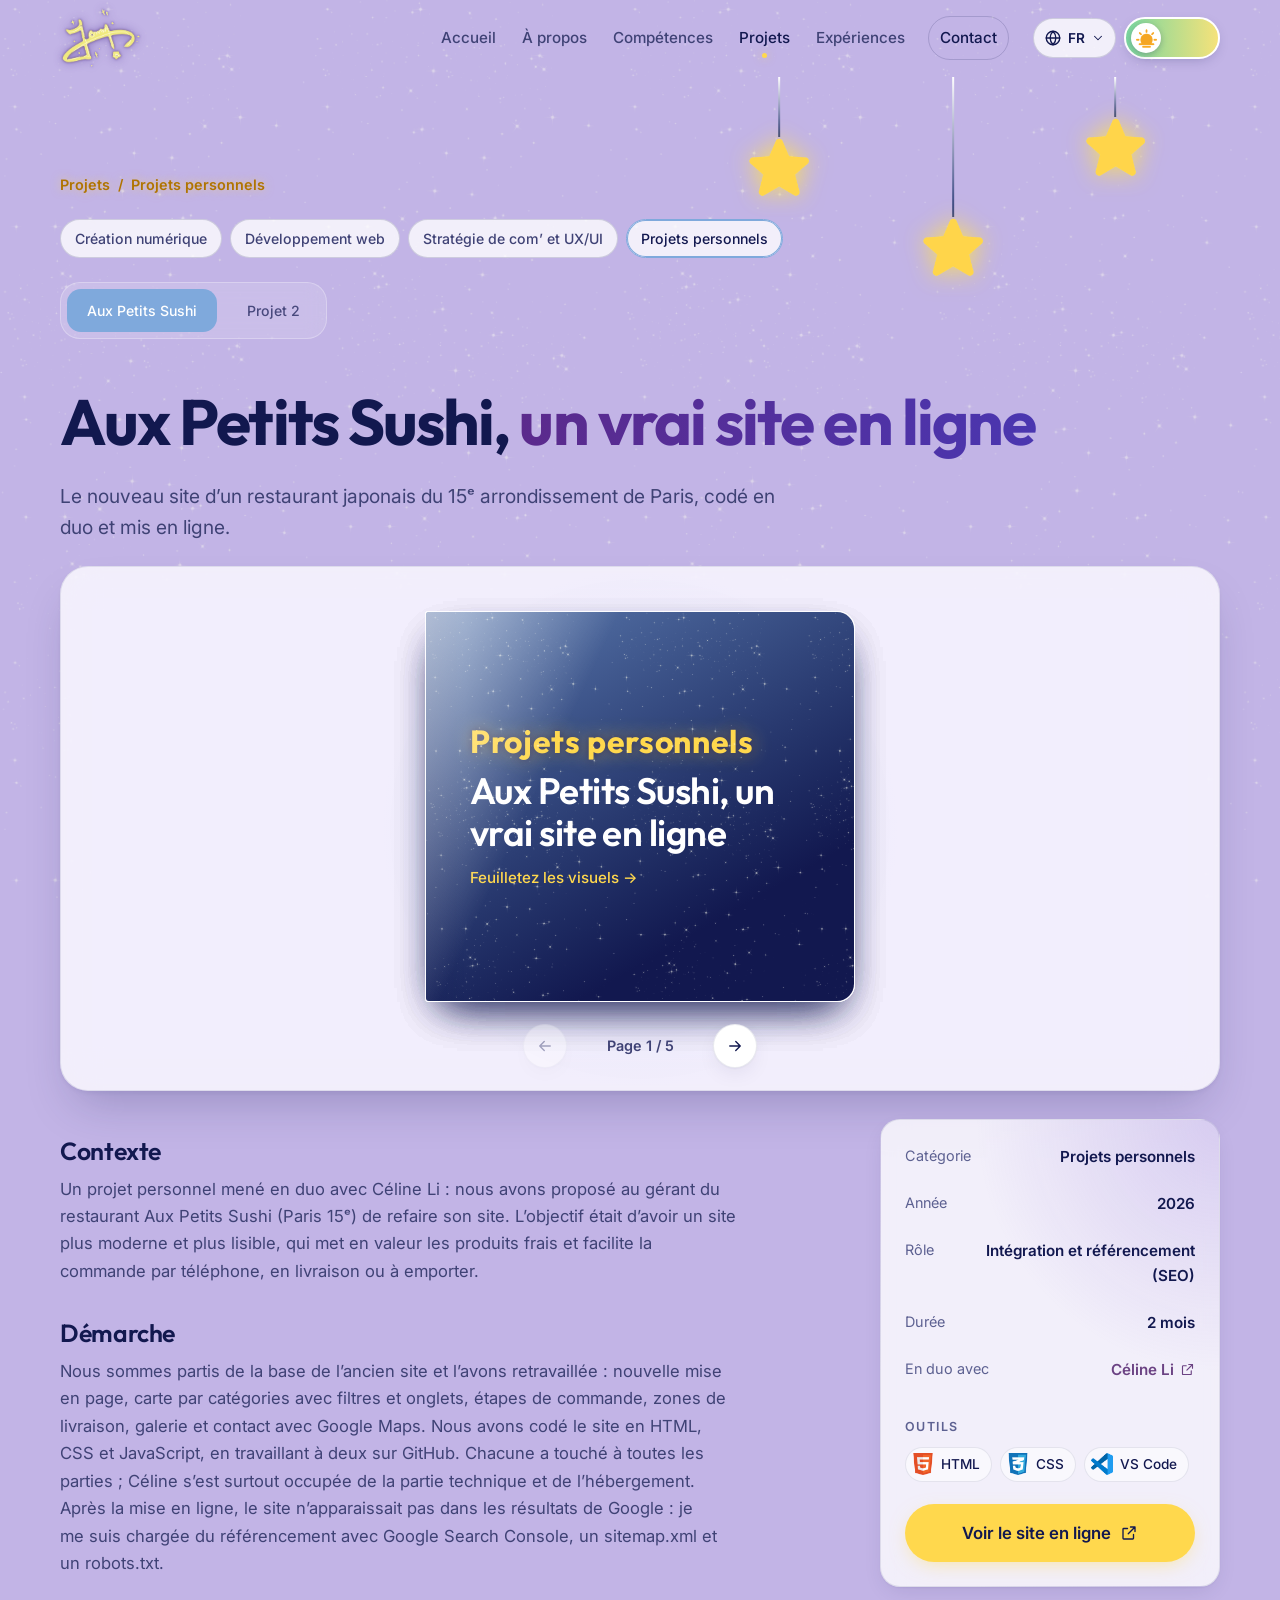
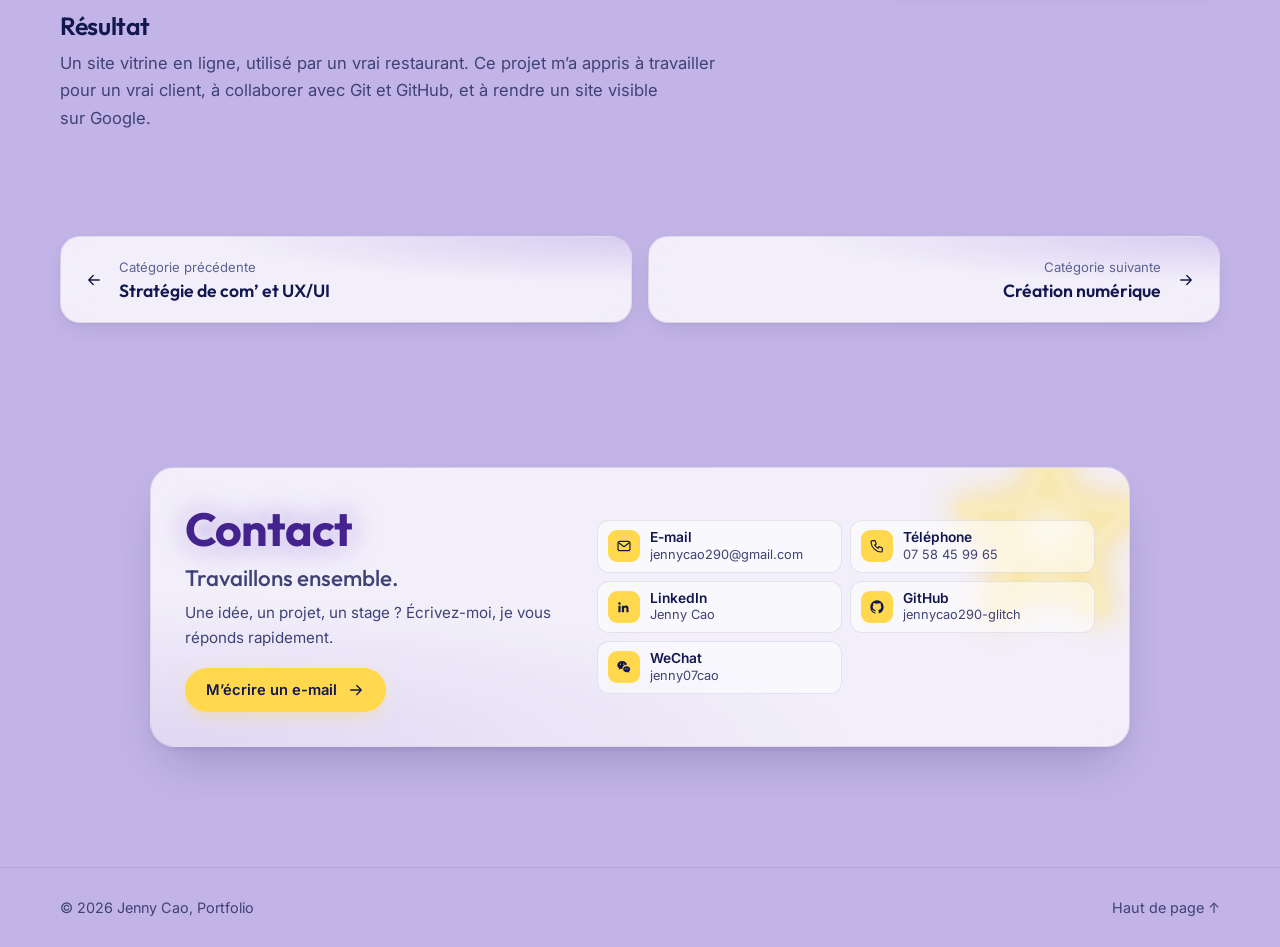
<file: nouvportfolio/projet-perso.html>
<!doctype html>
<html lang="fr" id="top">
<head>
<meta charset="utf-8">
<meta name="viewport" content="width=device-width, initial-scale=1">
<title data-i18n="title.cat.perso">Projets personnels | Jenny Cao</title>
<meta name="description" content="Projets de Jenny Cao | Projets personnels.">
<meta name="theme-color" content="#12184f">
<link rel="icon" href="images/favicon.svg" type="image/svg+xml">
<link rel="preconnect" href="https://fonts.googleapis.com"><link rel="preconnect" href="https://fonts.gstatic.com" crossorigin>
<link rel="stylesheet" href="https://fonts.googleapis.com/css2?family=Inter:wght@400;500;600&family=Outfit:wght@500;600;700&display=swap">
<link rel="stylesheet" href="https://fonts.googleapis.com/css2?family=Ma+Shan+Zheng&text=%E4%B9%A6%E6%B3%95&display=swap">
<link rel="stylesheet" href="css/base.css">
<link rel="stylesheet" href="css/projet.css">
<script>try{var t=localStorage.getItem('jenny-theme');if(t)document.documentElement.setAttribute('data-theme',t)}catch(e){}</script>
</head>
<body>
<nav class="bottom-nav" aria-label="Menu"><a class="bn-home" href="index.html" aria-label="Accueil"><svg viewBox="0 0 24 24" aria-hidden="true"><path d="M3.5 11 12 4l8.5 7"/><path d="M5.5 9.5V20h5v-5.5h3V20h5V9.5"/></svg></a><a href="moi.html"><span data-i18n="nav.about">À propos</span></a><a href="competences.html"><span data-i18n="nav.skills">Compétences</span></a><a href="projets.html" aria-current=page><span data-i18n="nav.projects">Projets</span></a><a href="experiences.html"><span data-i18n="nav.xp">Expériences</span></a></nav><a class="skip" href="#contenu" data-i18n="a11y.skip">Aller au contenu</a>
<header class="site-header">
  <div class="container bar">
    <a class="brand" href="index.html" aria-label="Jenny Cao | accueil"><img class="logo" src="images/logo.png" alt="Jenny" width="72" height="53"><span class="brand-name sr">Jenny Cao</span><span class="brand-role" data-i18n="brand.role">Développeuse web</span></a>
    <nav class="nav" id="nav" aria-label="Navigation principale"><a href="index.html"><span data-i18n="nav.home">Accueil</span></a><a href="moi.html"><span data-i18n="nav.about">À propos</span></a><a href="competences.html"><span data-i18n="nav.skills">Compétences</span></a><a href="projets.html" aria-current="page"><span data-i18n="nav.projects">Projets</span></a><a href="experiences.html"><span data-i18n="nav.xp">Expériences</span></a><a class="nav-cta" href="#contact"><span data-i18n="nav.contact">Contact</span></a></nav>
    <div class="actions">
      <div class="lang">
        <button class="icon-btn lang-btn" type="button" aria-haspopup="true" aria-expanded="false" aria-label="Langue"><svg class="ic" viewBox="0 0 24 24" aria-hidden="true"><circle cx="12" cy="12" r="9"/><path d="M3 12h18M12 3c2.5 2.6 3.8 5.6 3.8 9s-1.3 6.4-3.8 9c-2.5-2.6-3.8-5.6-3.8-9S9.5 5.6 12 3Z"/></svg><span class="lang-code">FR</span><svg class="ic caret" viewBox="0 0 24 24" aria-hidden="true"><path d="m6 9 6 6 6-6"/></svg></button>
        <ul class="lang-menu" role="menu" hidden>
          <li role="none"><button type="button" role="menuitemradio" data-lang="fr" aria-checked="true">Français</button></li>
          <li role="none"><button type="button" role="menuitemradio" data-lang="en" aria-checked="false">English</button></li>
          <li role="none"><button type="button" role="menuitemradio" data-lang="zh" aria-checked="false">中文</button></li>
        </ul>
      </div>
      <button class="toggle theme-btn" type="button" aria-label="Changer de thème"><span class="knob"></span></button>
      <button class="icon-btn burger" type="button" aria-controls="nav" aria-expanded="false" aria-label="Menu"><span></span><span></span></button>
    </div>
  </div>
</header>
<main id="contenu">
<section class="page-head proj-head" style="--c:#7fa9dc">
  <div class="hangs "><button class="hang" type="button" style="left:62%;--h:60px" aria-expanded="false" aria-label="Étoile 1"><span class="line"></span><img class="hs" src="images/etoile.png" alt="" aria-hidden="true"><span class="bubble" data-i18n="phrase.0">Le ciel est un programme infini dont les étoiles sont les lignes de code.</span></button><button class="hang" type="button" style="left:77%;--h:140px" aria-expanded="false" aria-label="Étoile 2"><span class="line"></span><img class="hs" src="images/etoile.png" alt="" aria-hidden="true"><span class="bubble" data-i18n="phrase.2">Chaque étoile est un pixel dans le code de l’univers.</span></button><button class="hang" type="button" style="left:91%;--h:40px" aria-expanded="false" aria-label="Étoile 3"><span class="line"></span><img class="hs" src="images/etoile.png" alt="" aria-hidden="true"><span class="bubble" data-i18n="phrase.3">while (universe) { create_stars(); } La création n’a jamais cessé.</span></button></div>
  <div class="container">
    <nav class="crumbs" aria-label="Fil d’Ariane"><a href="projets.html"><span data-i18n="nav.projects">Projets</span></a><span>/</span><span data-i18n="cat.perso">Projets personnels</span></nav>
    <div class="ptabs" role="navigation" aria-label="Catégories"><a href="projet-creation.html" style="--c:#e58f8f" data-i18n="cat.creation">Création numérique</a><a href="projet-web.html" style="--c:#3f9aa5" data-i18n="cat.web">Développement web</a><a href="projet-uxui.html" style="--c:#e07a3f" data-i18n="cat.uxui">Stratégie de com’ et UX/UI</a><a href="projet-perso.html" style="--c:#7fa9dc" aria-current=page data-i18n="cat.perso">Projets personnels</a></div>
    <div class="proj-tabs" role="tablist" aria-label="Projets de la catégorie" style="--c:#7fa9dc"><button type="button" role="tab" class="pt" aria-controls="sushi" aria-selected="true"><span data-i18n="sushi.short">Aux Petits Sushi</span></button><button type="button" role="tab" class="pt soon" aria-controls="p2" aria-selected="false"><span data-i18n="pj.soon2">Projet 2</span></button></div>
  </div>
</section>
<div class="ppanels"><div class="ppanel" id="sushi" role="tabpanel">
  <div class="container ptitle">
    <h1 data-i18n="sushi.title">Aux Petits Sushi, <em>un vrai site en ligne</em></h1>
    <p class="lead"><span data-i18n="sushi.lead">Le nouveau site d’un restaurant japonais du 15ᵉ arrondissement de Paris, codé en duo et mis en ligne.</span></p>
  </div>
  <section class="section tight">
  <div class="container proj">
    <div class="book-stage" style="--c:#7fa9dc">
      <div class="book-src" hidden>
        <div class="bp cover"><span class="cv-cat" data-i18n="cat.perso">Projets personnels</span><img class="ic-star" src="images/etoile.png" alt="" aria-hidden="true"><h3 data-i18n="sushi.title">Aux Petits Sushi, <em>un vrai site en ligne</em></h3><p class="cv-hint"><span data-i18n="pj.flip">Feuilletez les visuels</span> →</p></div>
        <div class="bp shot"><img src="images/projets/sushi/accueil.jpg" alt="Accueil : les numéros de téléphone mis en avant pour commander." loading="lazy"><p class="cap"><span data-i18n="sushi.c0">Accueil : les numéros de téléphone mis en avant pour commander.</span></p></div><div class="bp shot"><img src="images/projets/sushi/carte.jpg" alt="La carte, filtrée par catégorie, avec onglets À la carte, Menus et Bowls." loading="lazy"><p class="cap"><span data-i18n="sushi.c1">La carte, filtrée par catégorie, avec onglets À la carte, Menus et Bowls.</span></p></div><div class="bp shot"><img src="images/projets/sushi/livraison.jpg" alt="Livraison : la commande en trois étapes et les conditions." loading="lazy"><p class="cap"><span data-i18n="sushi.c2">Livraison : la commande en trois étapes et les conditions.</span></p></div><div class="bp shot"><img src="images/projets/sushi/contact.jpg" alt="Contact : téléphones, adresse, horaires et carte Google Maps." loading="lazy"><p class="cap"><span data-i18n="sushi.c3">Contact : téléphones, adresse, horaires et carte Google Maps.</span></p></div><div class="bp shot"><img src="images/projets/sushi/github.jpg" alt="Travail à deux sur GitHub, avec le sitemap et le robots.txt pour le SEO." loading="lazy"><p class="cap"><span data-i18n="sushi.c4">Travail à deux sur GitHub, avec le sitemap et le robots.txt pour le SEO.</span></p></div>
        <div class="bp end"><h3><span data-i18n="pj.endh">Fin du carnet</span></h3><p><span data-i18n="pj.endp">Envie d’en voir plus ?</span></p><a class="btn btn-primary" href="https://aux-petits-sushi.com/" target="_blank" rel="noopener"><span data-i18n="pj.site">Voir le site en ligne</span><svg class="ic" viewBox="0 0 24 24" aria-hidden="true"><path d="M14 4h6v6M20 4l-9 9M18 14v5a1 1 0 0 1-1 1H5a1 1 0 0 1-1-1V7a1 1 0 0 1 1-1h5"/></svg></a></div>
      </div>
      <div class="book" tabindex="0" aria-roledescription="livre" aria-label="Visuels du projet, utilisez les flèches pour feuilleter"></div>
      <div class="book-ctl">
        <button class="car-btn bprev" type="button" aria-label="Page précédente"><svg class="ic" viewBox="0 0 24 24" aria-hidden="true"><path d="M19 12H5M11 6l-6 6 6 6"/></svg></button>
        <span class="bcount" aria-live="polite"></span>
        <button class="car-btn bnext" type="button" aria-label="Page suivante"><svg class="ic" viewBox="0 0 24 24" aria-hidden="true"><path d="M5 12h14M13 6l6 6-6 6"/></svg></button>
      </div>
    </div>
    <aside class="card side">
      <dl class="meta">
          <div><dt><span data-i18n="pj.cat">Catégorie</span></dt><dd data-i18n="cat.perso">Projets personnels</dd></div>
          <div><dt><span data-i18n="pj.year">Année</span></dt><dd><span data-i18n="sushi.year">2026</span></dd></div>
          <div><dt><span data-i18n="pj.role">Rôle</span></dt><dd><span data-i18n="sushi.role">Intégration et référencement (SEO)</span></dd></div>
          <div><dt><span data-i18n="pj.dur">Durée</span></dt><dd><span data-i18n="sushi.dur">2 mois</span></dd></div><div><dt><span data-i18n="pj.with">En duo avec</span></dt><dd><a class="link" href="https://www.linkedin.com/in/celine-li0107/" target="_blank" rel="noopener">Céline Li<svg class="ic" viewBox="0 0 24 24" aria-hidden="true"><path d="M14 4h6v6M20 4l-9 9M18 14v5a1 1 0 0 1-1 1H5a1 1 0 0 1-1-1V7a1 1 0 0 1 1-1h5"/></svg></a></dd></div>
        </dl>
      <div class="side-tools">
        <p class="side-label"><span data-i18n="pj.tools">Outils</span></p>
        <ul class="tool-list"><li class="tool-chip"><img src="images/icons/html.png" alt="" width="40" height="40" loading="lazy"><span>HTML</span></li><li class="tool-chip"><img src="images/icons/css.png" alt="" width="40" height="40" loading="lazy"><span>CSS</span></li><li class="tool-chip"><img src="images/icons/vs-code.png" alt="" width="40" height="40" loading="lazy"><span>VS Code</span></li></ul>
      </div>
      <a class="btn btn-primary full proto-btn" href="https://aux-petits-sushi.com/" target="_blank" rel="noopener"><span data-i18n="pj.site">Voir le site en ligne</span><svg class="ic" viewBox="0 0 24 24" aria-hidden="true"><path d="M14 4h6v6M20 4l-9 9M18 14v5a1 1 0 0 1-1 1H5a1 1 0 0 1-1-1V7a1 1 0 0 1 1-1h5"/></svg></a>
    </aside>
    <article class="write">
      <section><h2><span data-i18n="pj.h1">Contexte</span></h2><p data-i18n="sushi.t1">Un projet personnel mené en duo avec Céline Li : nous avons proposé au gérant du restaurant Aux Petits Sushi (Paris 15ᵉ) de refaire son site. L’objectif était d’avoir un site plus moderne et plus lisible, qui met en valeur les produits frais et facilite la commande par téléphone, en livraison ou à emporter.</p></section>
      <section><h2><span data-i18n="pj.h2">Démarche</span></h2><p data-i18n="sushi.t2">Nous sommes partis de la base de l’ancien site et l’avons retravaillée : nouvelle mise en page, carte par catégories avec filtres et onglets, étapes de commande, zones de livraison, galerie et contact avec Google Maps. Nous avons codé le site en HTML, CSS et JavaScript, en travaillant à deux sur GitHub. Chacune a touché à toutes les parties ; Céline s’est surtout occupée de la partie technique et de l’hébergement. Après la mise en ligne, le site n’apparaissait pas dans les résultats de Google : je me suis chargée du référencement avec Google Search Console, un sitemap.xml et un robots.txt.</p></section>
      <section><h2><span data-i18n="pj.h3">Résultat</span></h2><p data-i18n="sushi.t3">Un site vitrine en ligne, utilisé par un vrai restaurant. Ce projet m’a appris à travailler pour un vrai client, à collaborer avec Git et GitHub, et à rendre un site visible sur Google.</p></section>
    </article>
  </div>
  </section>
</div><div class="ppanel" id="p2" role="tabpanel" hidden>
  <div class="container ptitle">
    <h1 data-i18n="pj.title">Titre <em>du projet</em></h1>
    <p class="lead"><span data-i18n="pj.lead">Une phrase qui résume le projet : ce que c’est, pour qui, et le résultat obtenu.</span></p>
  </div>
  <section class="section tight">
  <div class="container proj">
    <div class="book-stage" style="--c:#7fa9dc">
      <div class="book-src" hidden>
        <div class="bp cover"><span class="cv-cat" data-i18n="cat.perso">Projets personnels</span><img class="ic-star" src="images/etoile.png" alt="" aria-hidden="true"><h3 data-i18n="pj.title">Titre <em>du projet</em></h3><p class="cv-hint"><span data-i18n="pj.flip">Feuilletez les visuels</span> →</p></div>
        <div class="bp"><div class="ph"><span><span data-i18n="pj.ph">Visuel</span> 1</span></div><p class="cap"><span data-i18n="pj.leg">Légende à compléter</span></p></div><div class="bp"><div class="ph"><span><span data-i18n="pj.ph">Visuel</span> 2</span></div><p class="cap"><span data-i18n="pj.leg">Légende à compléter</span></p></div><div class="bp"><div class="ph"><span><span data-i18n="pj.ph">Visuel</span> 3</span></div><p class="cap"><span data-i18n="pj.leg">Légende à compléter</span></p></div><div class="bp"><div class="ph"><span><span data-i18n="pj.ph">Visuel</span> 4</span></div><p class="cap"><span data-i18n="pj.leg">Légende à compléter</span></p></div>
        <div class="bp end"><h3><span data-i18n="pj.endh">Fin du carnet</span></h3><p><span data-i18n="pj.endp">Envie d’en voir plus ?</span></p><a class="btn btn-primary" href="#" ><span data-i18n="pj.see">Voir le projet</span><svg class="ic" viewBox="0 0 24 24" aria-hidden="true"><path d="M14 4h6v6M20 4l-9 9M18 14v5a1 1 0 0 1-1 1H5a1 1 0 0 1-1-1V7a1 1 0 0 1 1-1h5"/></svg></a></div>
      </div>
      <div class="book" tabindex="0" aria-roledescription="livre" aria-label="Visuels du projet, utilisez les flèches pour feuilleter"></div>
      <div class="book-ctl">
        <button class="car-btn bprev" type="button" aria-label="Page précédente"><svg class="ic" viewBox="0 0 24 24" aria-hidden="true"><path d="M19 12H5M11 6l-6 6 6 6"/></svg></button>
        <span class="bcount" aria-live="polite"></span>
        <button class="car-btn bnext" type="button" aria-label="Page suivante"><svg class="ic" viewBox="0 0 24 24" aria-hidden="true"><path d="M5 12h14M13 6l6 6-6 6"/></svg></button>
      </div>
    </div>
    <aside class="card side">
      <dl class="meta">
          <div><dt><span data-i18n="pj.cat">Catégorie</span></dt><dd data-i18n="cat.perso">Projets personnels</dd></div>
          <div><dt><span data-i18n="pj.year">Année</span></dt><dd><span class="todo"><span data-i18n="pj.todo">à compléter</span></span></dd></div>
          <div><dt><span data-i18n="pj.role">Rôle</span></dt><dd><span class="todo"><span data-i18n="pj.todo">à compléter</span></span></dd></div>
          <div><dt><span data-i18n="pj.dur">Durée</span></dt><dd><span class="todo"><span data-i18n="pj.todo">à compléter</span></span></dd></div>
        </dl>
      <div class="side-tools">
        <p class="side-label"><span data-i18n="pj.tools">Outils</span></p>
        <ul class="tool-list"><li class="tool-chip"><img src="images/icons/procreate.png" alt="" width="40" height="40" loading="lazy"><span>Procreate</span></li><li class="tool-chip"><img src="images/icons/figma.png" alt="" width="40" height="40" loading="lazy"><span>Figma</span></li><li class="tool-chip"><img src="images/icons/vs-code.png" alt="" width="40" height="40" loading="lazy"><span>VS Code</span></li><li class="tool-chip"><img src="images/icons/photoshop.png" alt="" width="40" height="40" loading="lazy"><span>Photoshop</span></li><li class="tool-chip"><img src="images/icons/html.png" alt="" width="40" height="40" loading="lazy"><span>HTML</span></li><li class="tool-chip"><img src="images/icons/css.png" alt="" width="40" height="40" loading="lazy"><span>CSS</span></li></ul>
      </div>
      <a class="btn btn-primary full" href="#" ><span data-i18n="pj.see">Voir le projet</span><svg class="ic" viewBox="0 0 24 24" aria-hidden="true"><path d="M14 4h6v6M20 4l-9 9M18 14v5a1 1 0 0 1-1 1H5a1 1 0 0 1-1-1V7a1 1 0 0 1 1-1h5"/></svg></a>
    </aside>
    <article class="write">
      <section><h2><span data-i18n="pj.h1">Contexte</span></h2><p class="todo-txt" data-i18n="pj.t1">Pourquoi ce projet : la commande, le public visé, les objectifs et les contraintes.</p></section>
      <section><h2><span data-i18n="pj.h2">Démarche</span></h2><p class="todo-txt" data-i18n="pj.t2">Les étapes clés : recherches, maquettes, choix techniques et graphiques, difficultés rencontrées et solutions apportées.</p></section>
      <section><h2><span data-i18n="pj.h3">Résultat</span></h2><p class="todo-txt" data-i18n="pj.t3">Le rendu final, ce que le projet m’a appris et un lien vers la version en ligne.</p></section>
    </article>
  </div>
  </section>
</div></div>

<section class="section tight">
  <div class="container pnav">
    <a class="card pn" href="projet-uxui.html"><svg class="ic" viewBox="0 0 24 24" aria-hidden="true"><path d="M19 12H5M11 6l-6 6 6 6"/></svg><span><small><span data-i18n="pj.prev">Catégorie précédente</span></small><b data-i18n="cat.uxui">Stratégie de com’ et UX/UI</b></span></a>
    <a class="card pn right" href="projet-creation.html"><span><small><span data-i18n="pj.next">Catégorie suivante</span></small><b data-i18n="cat.creation">Création numérique</b></span><svg class="ic" viewBox="0 0 24 24" aria-hidden="true"><path d="M5 12h14M13 6l6 6-6 6"/></svg></a>
  </div>
</section>
<section class="section contact reveal" id="contact" aria-labelledby="contact-t">
  <div class="container contact-box">
    <div class="contact-intro">
      <p class="eyebrow"><span data-i18n="c.eyebrow">Contact</span></p>
      <h2 id="contact-t"><span data-i18n="c.title">Travaillons ensemble.</span></h2>
      <p class="muted"><span data-i18n="c.lead">Une idée, un projet, un stage ? Écrivez-moi, je vous réponds rapidement.</span></p>
      <a class="btn btn-primary" href="mailto:jennycao290@gmail.com"><span data-i18n="c.cta">M’écrire un e-mail</span><svg class="ic" viewBox="0 0 24 24" aria-hidden="true"><path d="M5 12h14M13 6l6 6-6 6"/></svg></a>
    </div>
    <div class="contact-list"><a class="c-item" href="mailto:jennycao290@gmail.com"><span class="c-ico"><svg viewBox="0 0 24 24" fill="none" stroke="currentColor" stroke-width="1.8" stroke-linecap="round" stroke-linejoin="round" aria-hidden="true"><rect x="3" y="5" width="18" height="14" rx="3"/><path d="m4 7 8 6 8-6"/></svg></span><span class="c-tx"><b data-i18n="c.mail">E-mail</b><span>jennycao290@gmail.com</span></span><span class="c-go"><svg class="ic" viewBox="0 0 24 24" aria-hidden="true"><path d="M5 12h14M13 6l6 6-6 6"/></svg></span></a><a class="c-item" href="tel:+33758459965"><span class="c-ico"><svg viewBox="0 0 24 24" fill="none" stroke="currentColor" stroke-width="1.8" stroke-linecap="round" stroke-linejoin="round" aria-hidden="true"><path d="M5 4h4l2 5-2.5 1.5a11 11 0 0 0 5 5L15 13l5 2v4a2 2 0 0 1-2 2A16 16 0 0 1 3 6a2 2 0 0 1 2-2Z"/></svg></span><span class="c-tx"><b data-i18n="c.tel">Téléphone</b><span>07 58 45 99 65</span></span><span class="c-go"><svg class="ic" viewBox="0 0 24 24" aria-hidden="true"><path d="M5 12h14M13 6l6 6-6 6"/></svg></span></a><a class="c-item" href="https://www.linkedin.com/in/jenny-cao-225264cj0" target="_blank" rel="noopener"><span class="c-ico"><svg viewBox="0 0 24 24" fill="currentColor" aria-hidden="true"><path d="M5.2 8.6a1.9 1.9 0 1 0 0-3.8 1.9 1.9 0 0 0 0 3.8ZM3.6 10h3.2v10H3.6V10Zm5.2 0h3v1.4c.5-.9 1.6-1.7 3.2-1.7 3.2 0 3.8 2.1 3.8 4.9V20h-3.2v-4.8c0-1.2 0-2.6-1.6-2.6s-1.9 1.2-1.9 2.5V20H8.8V10Z"/></svg></span><span class="c-tx"><b>LinkedIn</b><span>Jenny Cao</span></span><span class="c-go"><svg class="ic" viewBox="0 0 24 24" aria-hidden="true"><path d="M5 12h14M13 6l6 6-6 6"/></svg></span></a><a class="c-item" href="https://github.com/jennycao290-glitch" target="_blank" rel="noopener"><span class="c-ico"><svg viewBox="0 0 24 24" fill="currentColor" aria-hidden="true"><path d="M12 2C6.5 2 2 6.6 2 12.2c0 4.5 2.9 8.3 6.8 9.7.5.1.7-.2.7-.5v-1.7c-2.8.6-3.4-1.4-3.4-1.4-.5-1.2-1.1-1.5-1.1-1.5-.9-.6.1-.6.1-.6 1 .1 1.5 1 1.5 1 .9 1.6 2.4 1.1 3 .8.1-.7.4-1.1.6-1.4-2.2-.3-4.6-1.1-4.6-5 0-1.1.4-2 1-2.7-.1-.3-.4-1.3.1-2.7 0 0 .8-.3 2.8 1a9.5 9.5 0 0 1 5 0c1.9-1.3 2.8-1 2.8-1 .5 1.4.2 2.4.1 2.7.6.7 1 1.6 1 2.7 0 3.9-2.4 4.7-4.6 5 .4.3.7.9.7 1.8v2.6c0 .3.2.6.7.5A10.2 10.2 0 0 0 22 12.2C22 6.6 17.5 2 12 2Z"/></svg></span><span class="c-tx"><b>GitHub</b><span>jennycao290-glitch</span></span><span class="c-go"><svg class="ic" viewBox="0 0 24 24" aria-hidden="true"><path d="M5 12h14M13 6l6 6-6 6"/></svg></span></a><div class="c-item"><span class="c-ico"><svg viewBox="0 0 24 24" fill="currentColor" aria-hidden="true"><path d="M9.2 3C5.2 3 2 5.7 2 9.1c0 1.9 1 3.6 2.6 4.7L4 16l2.5-1.3c.8.2 1.7.4 2.7.4h.6c-.1-.4-.2-.8-.2-1.2 0-3 2.8-5.4 6.2-5.4h.6C15.9 5 12.9 3 9.2 3Zm-2.6 3.8a.9.9 0 1 1 0 1.8.9.9 0 0 1 0-1.8Zm5.2 0a.9.9 0 1 1 0 1.8.9.9 0 0 1 0-1.8ZM16 10.8c-3 0-5.3 2-5.3 4.5s2.4 4.5 5.3 4.5c.7 0 1.3-.1 1.9-.3l2 1-.5-1.8c1.2-.8 1.9-2 1.9-3.4 0-2.5-2.3-4.5-5.3-4.5Zm-1.8 2.9a.8.8 0 1 1 0 1.6.8.8 0 0 1 0-1.6Zm3.6 0a.8.8 0 1 1 0 1.6.8.8 0 0 1 0-1.6Z"/></svg></span><span class="c-tx"><b>WeChat</b><span>jenny07cao</span></span></div></div>
  </div>
</section>
</main>
<footer class="site-footer">
  <div class="container foot">
    <p><span data-i18n="f.copy">© 2026 Jenny Cao, Portfolio</span></p>
    <a class="to-top" href="#top"><span data-i18n="f.top">Haut de page</span> ↑</a>
  </div>
</footer>
<script src="js/i18n.js"></script>
<script src="js/main.js"></script>
</body>
</html>
</file>
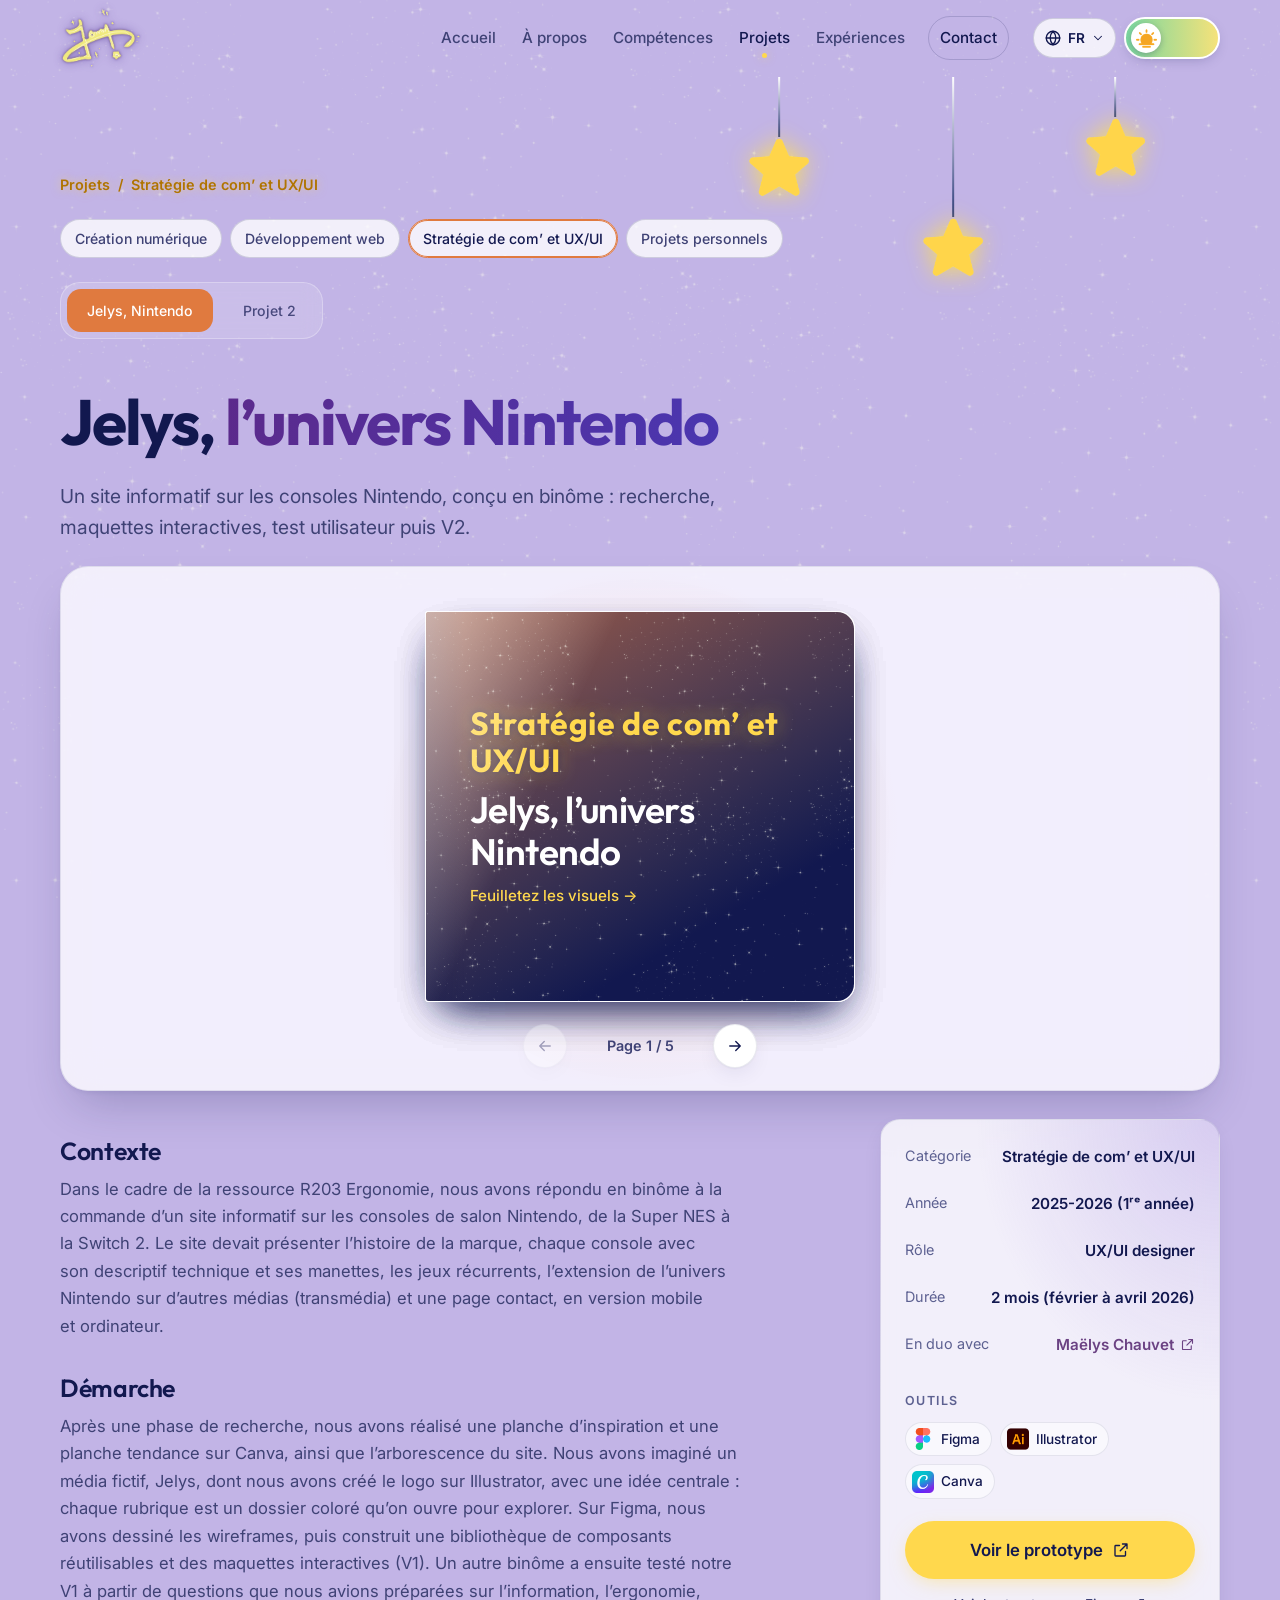
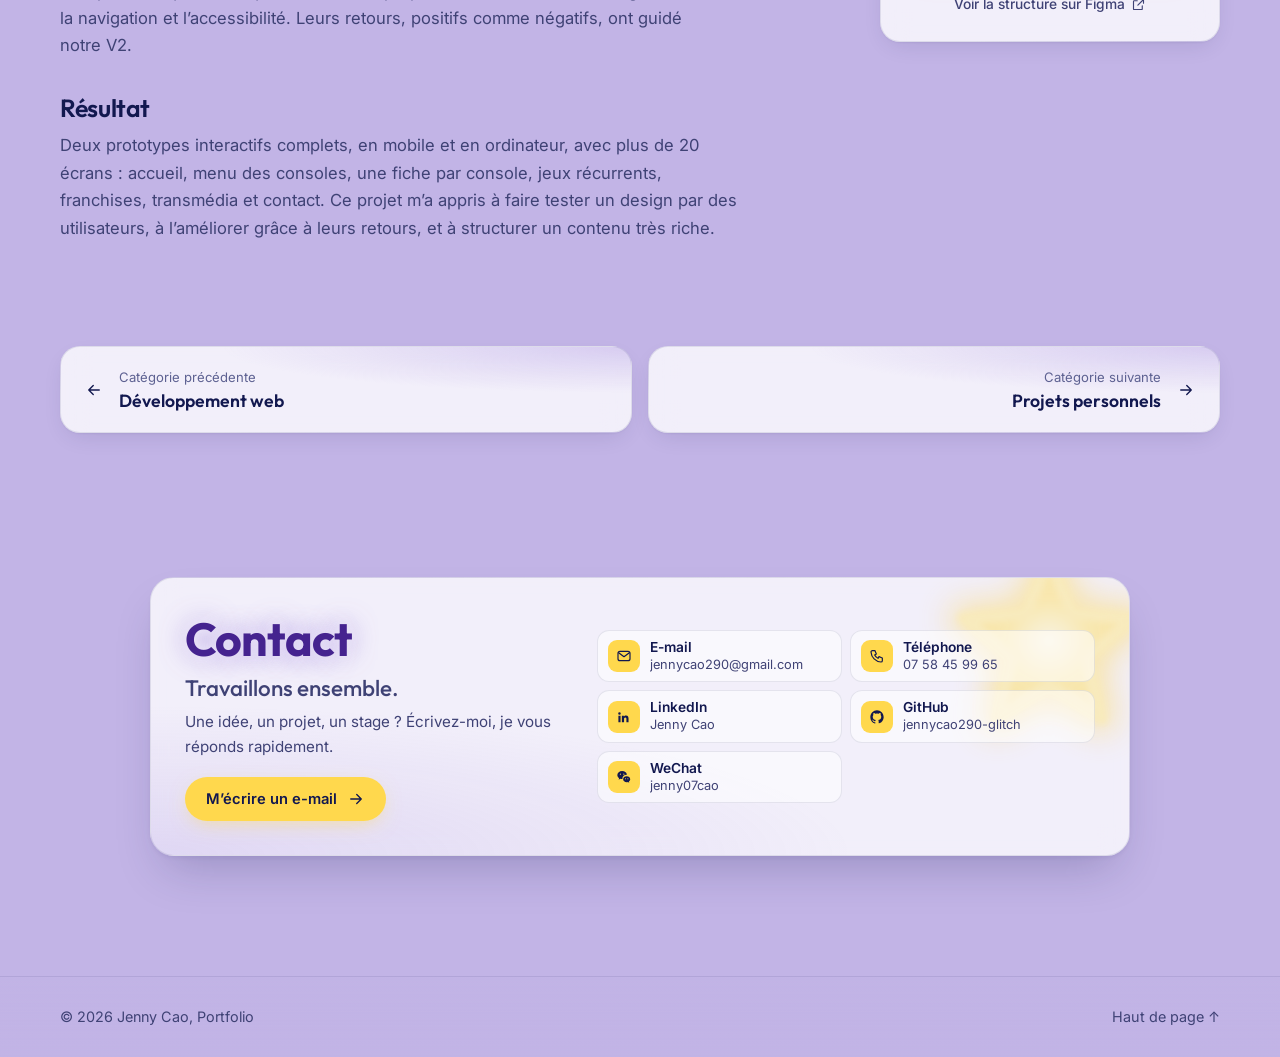
<file: nouvportfolio/projet-uxui.html>
<!doctype html>
<html lang="fr" id="top">
<head>
<meta charset="utf-8">
<meta name="viewport" content="width=device-width, initial-scale=1">
<title data-i18n="title.cat.uxui">Stratégie de com’ et UX/UI | Jenny Cao</title>
<meta name="description" content="Projets de Jenny Cao | Stratégie de com’ et UX/UI.">
<meta name="theme-color" content="#12184f">
<link rel="icon" href="images/favicon.svg" type="image/svg+xml">
<link rel="preconnect" href="https://fonts.googleapis.com"><link rel="preconnect" href="https://fonts.gstatic.com" crossorigin>
<link rel="stylesheet" href="https://fonts.googleapis.com/css2?family=Inter:wght@400;500;600&family=Outfit:wght@500;600;700&display=swap">
<link rel="stylesheet" href="https://fonts.googleapis.com/css2?family=Ma+Shan+Zheng&text=%E4%B9%A6%E6%B3%95&display=swap">
<link rel="stylesheet" href="css/base.css">
<link rel="stylesheet" href="css/projet.css">
<script>try{var t=localStorage.getItem('jenny-theme');if(t)document.documentElement.setAttribute('data-theme',t)}catch(e){}</script>
</head>
<body>
<nav class="bottom-nav" aria-label="Menu"><a class="bn-home" href="index.html" aria-label="Accueil"><svg viewBox="0 0 24 24" aria-hidden="true"><path d="M3.5 11 12 4l8.5 7"/><path d="M5.5 9.5V20h5v-5.5h3V20h5V9.5"/></svg></a><a href="moi.html"><span data-i18n="nav.about">À propos</span></a><a href="competences.html"><span data-i18n="nav.skills">Compétences</span></a><a href="projets.html" aria-current=page><span data-i18n="nav.projects">Projets</span></a><a href="experiences.html"><span data-i18n="nav.xp">Expériences</span></a></nav><a class="skip" href="#contenu" data-i18n="a11y.skip">Aller au contenu</a>
<header class="site-header">
  <div class="container bar">
    <a class="brand" href="index.html" aria-label="Jenny Cao | accueil"><img class="logo" src="images/logo.png" alt="Jenny" width="72" height="53"><span class="brand-name sr">Jenny Cao</span><span class="brand-role" data-i18n="brand.role">Développeuse web</span></a>
    <nav class="nav" id="nav" aria-label="Navigation principale"><a href="index.html"><span data-i18n="nav.home">Accueil</span></a><a href="moi.html"><span data-i18n="nav.about">À propos</span></a><a href="competences.html"><span data-i18n="nav.skills">Compétences</span></a><a href="projets.html" aria-current="page"><span data-i18n="nav.projects">Projets</span></a><a href="experiences.html"><span data-i18n="nav.xp">Expériences</span></a><a class="nav-cta" href="#contact"><span data-i18n="nav.contact">Contact</span></a></nav>
    <div class="actions">
      <div class="lang">
        <button class="icon-btn lang-btn" type="button" aria-haspopup="true" aria-expanded="false" aria-label="Langue"><svg class="ic" viewBox="0 0 24 24" aria-hidden="true"><circle cx="12" cy="12" r="9"/><path d="M3 12h18M12 3c2.5 2.6 3.8 5.6 3.8 9s-1.3 6.4-3.8 9c-2.5-2.6-3.8-5.6-3.8-9S9.5 5.6 12 3Z"/></svg><span class="lang-code">FR</span><svg class="ic caret" viewBox="0 0 24 24" aria-hidden="true"><path d="m6 9 6 6 6-6"/></svg></button>
        <ul class="lang-menu" role="menu" hidden>
          <li role="none"><button type="button" role="menuitemradio" data-lang="fr" aria-checked="true">Français</button></li>
          <li role="none"><button type="button" role="menuitemradio" data-lang="en" aria-checked="false">English</button></li>
          <li role="none"><button type="button" role="menuitemradio" data-lang="zh" aria-checked="false">中文</button></li>
        </ul>
      </div>
      <button class="toggle theme-btn" type="button" aria-label="Changer de thème"><span class="knob"></span></button>
      <button class="icon-btn burger" type="button" aria-controls="nav" aria-expanded="false" aria-label="Menu"><span></span><span></span></button>
    </div>
  </div>
</header>
<main id="contenu">
<section class="page-head proj-head" style="--c:#e07a3f">
  <div class="hangs "><button class="hang" type="button" style="left:62%;--h:60px" aria-expanded="false" aria-label="Étoile 1"><span class="line"></span><img class="hs" src="images/etoile.png" alt="" aria-hidden="true"><span class="bubble" data-i18n="phrase.0">Le ciel est un programme infini dont les étoiles sont les lignes de code.</span></button><button class="hang" type="button" style="left:77%;--h:140px" aria-expanded="false" aria-label="Étoile 2"><span class="line"></span><img class="hs" src="images/etoile.png" alt="" aria-hidden="true"><span class="bubble" data-i18n="phrase.2">Chaque étoile est un pixel dans le code de l’univers.</span></button><button class="hang" type="button" style="left:91%;--h:40px" aria-expanded="false" aria-label="Étoile 3"><span class="line"></span><img class="hs" src="images/etoile.png" alt="" aria-hidden="true"><span class="bubble" data-i18n="phrase.3">while (universe) { create_stars(); } La création n’a jamais cessé.</span></button></div>
  <div class="container">
    <nav class="crumbs" aria-label="Fil d’Ariane"><a href="projets.html"><span data-i18n="nav.projects">Projets</span></a><span>/</span><span data-i18n="cat.uxui">Stratégie de com’ et UX/UI</span></nav>
    <div class="ptabs" role="navigation" aria-label="Catégories"><a href="projet-creation.html" style="--c:#e58f8f" data-i18n="cat.creation">Création numérique</a><a href="projet-web.html" style="--c:#3f9aa5" data-i18n="cat.web">Développement web</a><a href="projet-uxui.html" style="--c:#e07a3f" aria-current=page data-i18n="cat.uxui">Stratégie de com’ et UX/UI</a><a href="projet-perso.html" style="--c:#7fa9dc" data-i18n="cat.perso">Projets personnels</a></div>
    <div class="proj-tabs" role="tablist" aria-label="Projets de la catégorie" style="--c:#e07a3f"><button type="button" role="tab" class="pt" aria-controls="nin" aria-selected="true"><span data-i18n="nin.short">Jelys, Nintendo</span></button><button type="button" role="tab" class="pt soon" aria-controls="p2" aria-selected="false"><span data-i18n="pj.soon2">Projet 2</span></button></div>
  </div>
</section>
<div class="ppanels"><div class="ppanel" id="nin" role="tabpanel">
  <div class="container ptitle">
    <h1 data-i18n="nin.title">Jelys, <em>l’univers Nintendo</em></h1>
    <p class="lead"><span data-i18n="nin.lead">Un site informatif sur les consoles Nintendo, conçu en binôme : recherche, maquettes interactives, test utilisateur puis V2.</span></p>
  </div>
  <section class="section tight">
  <div class="container proj">
    <div class="book-stage" style="--c:#e07a3f">
      <div class="book-src" hidden>
        <div class="bp cover"><span class="cv-cat" data-i18n="cat.uxui">Stratégie de com’ et UX/UI</span><img class="ic-star" src="images/etoile.png" alt="" aria-hidden="true"><h3 data-i18n="nin.title">Jelys, <em>l’univers Nintendo</em></h3><p class="cv-hint"><span data-i18n="pj.flip">Feuilletez les visuels</span> →</p></div>
        <div class="bp shot"><img src="images/projets/nintendo/planche-tendance.jpg" alt="Planche tendance réalisée sur Canva : typographies, couleurs et inspirations." loading="lazy"><p class="cap"><span data-i18n="nin.c0">Planche tendance réalisée sur Canva : typographies, couleurs et inspirations.</span></p></div><div class="bp shot"><img src="images/projets/nintendo/accueil.jpg" alt="Accueil : chaque rubrique est un dossier coloré." loading="lazy"><p class="cap"><span data-i18n="nin.c1">Accueil : chaque rubrique est un dossier coloré.</span></p></div><div class="bp shot"><img src="images/projets/nintendo/menu-consoles.jpg" alt="Menu des consoles, de la NES à la Switch 2." loading="lazy"><p class="cap"><span data-i18n="nin.c2">Menu des consoles, de la NES à la Switch 2.</span></p></div><div class="bp shot"><img src="images/projets/nintendo/console-nes.jpg" alt="Fiche console (NES) : spécifications, manette, accessoires." loading="lazy"><p class="cap"><span data-i18n="nin.c3">Fiche console (NES) : spécifications, manette, accessoires.</span></p></div><div class="bp shot"><img src="images/projets/nintendo/nes-incontournables.jpg" alt="Carrousel des jeux incontournables." loading="lazy"><p class="cap"><span data-i18n="nin.c4">Carrousel des jeux incontournables.</span></p></div><div class="bp shot"><img src="images/projets/nintendo/mobile-nes.jpg" alt="Version mobile de la fiche NES." loading="lazy"><p class="cap"><span data-i18n="nin.c5">Version mobile de la fiche NES.</span></p></div>
        <div class="bp end"><h3><span data-i18n="pj.endh">Fin du carnet</span></h3><p><span data-i18n="pj.endp">Envie d’en voir plus ?</span></p><a class="btn btn-primary" href="https://www.figma.com/proto/0CvWRHHdP4Bo4NsEOLy4gM/PROJET-NINTENDO?node-id=337-1150&p=f&scaling=scale-down&content-scaling=fixed&page-id=4%3A2&starting-point-node-id=72%3A1957" target="_blank" rel="noopener"><span data-i18n="pj.proto">Voir le prototype</span><svg class="ic" viewBox="0 0 24 24" aria-hidden="true"><path d="M14 4h6v6M20 4l-9 9M18 14v5a1 1 0 0 1-1 1H5a1 1 0 0 1-1-1V7a1 1 0 0 1 1-1h5"/></svg></a><a class="link struct-link" href="https://www.figma.com/design/0CvWRHHdP4Bo4NsEOLy4gM/PROJET-NINTENDO?node-id=0-1" target="_blank" rel="noopener"><span data-i18n="pj.struct">Voir la structure sur Figma</span><svg class="ic" viewBox="0 0 24 24" aria-hidden="true"><path d="M14 4h6v6M20 4l-9 9M18 14v5a1 1 0 0 1-1 1H5a1 1 0 0 1-1-1V7a1 1 0 0 1 1-1h5"/></svg></a></div>
      </div>
      <div class="book" tabindex="0" aria-roledescription="livre" aria-label="Visuels du projet, utilisez les flèches pour feuilleter"></div>
      <div class="book-ctl">
        <button class="car-btn bprev" type="button" aria-label="Page précédente"><svg class="ic" viewBox="0 0 24 24" aria-hidden="true"><path d="M19 12H5M11 6l-6 6 6 6"/></svg></button>
        <span class="bcount" aria-live="polite"></span>
        <button class="car-btn bnext" type="button" aria-label="Page suivante"><svg class="ic" viewBox="0 0 24 24" aria-hidden="true"><path d="M5 12h14M13 6l6 6-6 6"/></svg></button>
      </div>
    </div>
    <aside class="card side">
      <dl class="meta">
          <div><dt><span data-i18n="pj.cat">Catégorie</span></dt><dd data-i18n="cat.uxui">Stratégie de com’ et UX/UI</dd></div>
          <div><dt><span data-i18n="pj.year">Année</span></dt><dd><span data-i18n="nin.year">2025-2026 (1ʳᵉ année)</span></dd></div>
          <div><dt><span data-i18n="pj.role">Rôle</span></dt><dd><span data-i18n="nin.role">UX/UI designer</span></dd></div>
          <div><dt><span data-i18n="pj.dur">Durée</span></dt><dd><span data-i18n="nin.dur">2 mois (février à avril 2026)</span></dd></div><div><dt><span data-i18n="pj.with">En duo avec</span></dt><dd><a class="link" href="https://www.linkedin.com/in/ma%C3%ABlys-chauvet" target="_blank" rel="noopener">Maëlys Chauvet<svg class="ic" viewBox="0 0 24 24" aria-hidden="true"><path d="M14 4h6v6M20 4l-9 9M18 14v5a1 1 0 0 1-1 1H5a1 1 0 0 1-1-1V7a1 1 0 0 1 1-1h5"/></svg></a></dd></div>
        </dl>
      <div class="side-tools">
        <p class="side-label"><span data-i18n="pj.tools">Outils</span></p>
        <ul class="tool-list"><li class="tool-chip"><img src="images/icons/figma.png" alt="" width="40" height="40" loading="lazy"><span>Figma</span></li><li class="tool-chip"><img src="images/icons/illustrator.png" alt="" width="40" height="40" loading="lazy"><span>Illustrator</span></li><li class="tool-chip"><img src="images/icons/canva.png" alt="" width="40" height="40" loading="lazy"><span>Canva</span></li></ul>
      </div>
      <a class="btn btn-primary full proto-btn" href="https://www.figma.com/proto/0CvWRHHdP4Bo4NsEOLy4gM/PROJET-NINTENDO?node-id=337-1150&p=f&scaling=scale-down&content-scaling=fixed&page-id=4%3A2&starting-point-node-id=72%3A1957" target="_blank" rel="noopener"><span data-i18n="pj.proto">Voir le prototype</span><svg class="ic" viewBox="0 0 24 24" aria-hidden="true"><path d="M14 4h6v6M20 4l-9 9M18 14v5a1 1 0 0 1-1 1H5a1 1 0 0 1-1-1V7a1 1 0 0 1 1-1h5"/></svg></a><a class="link struct-link" href="https://www.figma.com/design/0CvWRHHdP4Bo4NsEOLy4gM/PROJET-NINTENDO?node-id=0-1" target="_blank" rel="noopener"><span data-i18n="pj.struct">Voir la structure sur Figma</span><svg class="ic" viewBox="0 0 24 24" aria-hidden="true"><path d="M14 4h6v6M20 4l-9 9M18 14v5a1 1 0 0 1-1 1H5a1 1 0 0 1-1-1V7a1 1 0 0 1 1-1h5"/></svg></a>
    </aside>
    <article class="write">
      <section><h2><span data-i18n="pj.h1">Contexte</span></h2><p data-i18n="nin.t1">Dans le cadre de la ressource R203 Ergonomie, nous avons répondu en binôme à la commande d’un site informatif sur les consoles de salon Nintendo, de la Super NES à la Switch 2. Le site devait présenter l’histoire de la marque, chaque console avec son descriptif technique et ses manettes, les jeux récurrents, l’extension de l’univers Nintendo sur d’autres médias (transmédia) et une page contact, en version mobile et ordinateur.</p></section>
      <section><h2><span data-i18n="pj.h2">Démarche</span></h2><p data-i18n="nin.t2">Après une phase de recherche, nous avons réalisé une planche d’inspiration et une planche tendance sur Canva, ainsi que l’arborescence du site. Nous avons imaginé un média fictif, Jelys, dont nous avons créé le logo sur Illustrator, avec une idée centrale : chaque rubrique est un dossier coloré qu’on ouvre pour explorer. Sur Figma, nous avons dessiné les wireframes, puis construit une bibliothèque de composants réutilisables et des maquettes interactives (V1). Un autre binôme a ensuite testé notre V1 à partir de questions que nous avions préparées sur l’information, l’ergonomie, la navigation et l’accessibilité. Leurs retours, positifs comme négatifs, ont guidé notre V2.</p></section>
      <section><h2><span data-i18n="pj.h3">Résultat</span></h2><p data-i18n="nin.t3">Deux prototypes interactifs complets, en mobile et en ordinateur, avec plus de 20 écrans : accueil, menu des consoles, une fiche par console, jeux récurrents, franchises, transmédia et contact. Ce projet m’a appris à faire tester un design par des utilisateurs, à l’améliorer grâce à leurs retours, et à structurer un contenu très riche.</p></section>
    </article>
  </div>
  </section>
</div><div class="ppanel" id="p2" role="tabpanel" hidden>
  <div class="container ptitle">
    <h1 data-i18n="pj.title">Titre <em>du projet</em></h1>
    <p class="lead"><span data-i18n="pj.lead">Une phrase qui résume le projet : ce que c’est, pour qui, et le résultat obtenu.</span></p>
  </div>
  <section class="section tight">
  <div class="container proj">
    <div class="book-stage" style="--c:#e07a3f">
      <div class="book-src" hidden>
        <div class="bp cover"><span class="cv-cat" data-i18n="cat.uxui">Stratégie de com’ et UX/UI</span><img class="ic-star" src="images/etoile.png" alt="" aria-hidden="true"><h3 data-i18n="pj.title">Titre <em>du projet</em></h3><p class="cv-hint"><span data-i18n="pj.flip">Feuilletez les visuels</span> →</p></div>
        <div class="bp"><div class="ph"><span><span data-i18n="pj.ph">Visuel</span> 1</span></div><p class="cap"><span data-i18n="pj.leg">Légende à compléter</span></p></div><div class="bp"><div class="ph"><span><span data-i18n="pj.ph">Visuel</span> 2</span></div><p class="cap"><span data-i18n="pj.leg">Légende à compléter</span></p></div><div class="bp"><div class="ph"><span><span data-i18n="pj.ph">Visuel</span> 3</span></div><p class="cap"><span data-i18n="pj.leg">Légende à compléter</span></p></div><div class="bp"><div class="ph"><span><span data-i18n="pj.ph">Visuel</span> 4</span></div><p class="cap"><span data-i18n="pj.leg">Légende à compléter</span></p></div>
        <div class="bp end"><h3><span data-i18n="pj.endh">Fin du carnet</span></h3><p><span data-i18n="pj.endp">Envie d’en voir plus ?</span></p><a class="btn btn-primary" href="#" ><span data-i18n="pj.see">Voir le projet</span><svg class="ic" viewBox="0 0 24 24" aria-hidden="true"><path d="M14 4h6v6M20 4l-9 9M18 14v5a1 1 0 0 1-1 1H5a1 1 0 0 1-1-1V7a1 1 0 0 1 1-1h5"/></svg></a></div>
      </div>
      <div class="book" tabindex="0" aria-roledescription="livre" aria-label="Visuels du projet, utilisez les flèches pour feuilleter"></div>
      <div class="book-ctl">
        <button class="car-btn bprev" type="button" aria-label="Page précédente"><svg class="ic" viewBox="0 0 24 24" aria-hidden="true"><path d="M19 12H5M11 6l-6 6 6 6"/></svg></button>
        <span class="bcount" aria-live="polite"></span>
        <button class="car-btn bnext" type="button" aria-label="Page suivante"><svg class="ic" viewBox="0 0 24 24" aria-hidden="true"><path d="M5 12h14M13 6l6 6-6 6"/></svg></button>
      </div>
    </div>
    <aside class="card side">
      <dl class="meta">
          <div><dt><span data-i18n="pj.cat">Catégorie</span></dt><dd data-i18n="cat.uxui">Stratégie de com’ et UX/UI</dd></div>
          <div><dt><span data-i18n="pj.year">Année</span></dt><dd><span class="todo"><span data-i18n="pj.todo">à compléter</span></span></dd></div>
          <div><dt><span data-i18n="pj.role">Rôle</span></dt><dd><span class="todo"><span data-i18n="pj.todo">à compléter</span></span></dd></div>
          <div><dt><span data-i18n="pj.dur">Durée</span></dt><dd><span class="todo"><span data-i18n="pj.todo">à compléter</span></span></dd></div>
        </dl>
      <div class="side-tools">
        <p class="side-label"><span data-i18n="pj.tools">Outils</span></p>
        <ul class="tool-list"><li class="tool-chip"><img src="images/icons/figma.png" alt="" width="40" height="40" loading="lazy"><span>Figma</span></li><li class="tool-chip"><img src="images/icons/illustrator.png" alt="" width="40" height="40" loading="lazy"><span>Illustrator</span></li><li class="tool-chip"><img src="images/icons/photoshop.png" alt="" width="40" height="40" loading="lazy"><span>Photoshop</span></li><li class="tool-chip"><img src="images/icons/canva.png" alt="" width="40" height="40" loading="lazy"><span>Canva</span></li><li class="tool-chip"><img src="images/icons/indesign.png" alt="" width="40" height="40" loading="lazy"><span>InDesign</span></li></ul>
      </div>
      <a class="btn btn-primary full" href="#" ><span data-i18n="pj.see">Voir le projet</span><svg class="ic" viewBox="0 0 24 24" aria-hidden="true"><path d="M14 4h6v6M20 4l-9 9M18 14v5a1 1 0 0 1-1 1H5a1 1 0 0 1-1-1V7a1 1 0 0 1 1-1h5"/></svg></a>
    </aside>
    <article class="write">
      <section><h2><span data-i18n="pj.h1">Contexte</span></h2><p class="todo-txt" data-i18n="pj.t1">Pourquoi ce projet : la commande, le public visé, les objectifs et les contraintes.</p></section>
      <section><h2><span data-i18n="pj.h2">Démarche</span></h2><p class="todo-txt" data-i18n="pj.t2">Les étapes clés : recherches, maquettes, choix techniques et graphiques, difficultés rencontrées et solutions apportées.</p></section>
      <section><h2><span data-i18n="pj.h3">Résultat</span></h2><p class="todo-txt" data-i18n="pj.t3">Le rendu final, ce que le projet m’a appris et un lien vers la version en ligne.</p></section>
    </article>
  </div>
  </section>
</div></div>

<section class="section tight">
  <div class="container pnav">
    <a class="card pn" href="projet-web.html"><svg class="ic" viewBox="0 0 24 24" aria-hidden="true"><path d="M19 12H5M11 6l-6 6 6 6"/></svg><span><small><span data-i18n="pj.prev">Catégorie précédente</span></small><b data-i18n="cat.web">Développement web</b></span></a>
    <a class="card pn right" href="projet-perso.html"><span><small><span data-i18n="pj.next">Catégorie suivante</span></small><b data-i18n="cat.perso">Projets personnels</b></span><svg class="ic" viewBox="0 0 24 24" aria-hidden="true"><path d="M5 12h14M13 6l6 6-6 6"/></svg></a>
  </div>
</section>
<section class="section contact reveal" id="contact" aria-labelledby="contact-t">
  <div class="container contact-box">
    <div class="contact-intro">
      <p class="eyebrow"><span data-i18n="c.eyebrow">Contact</span></p>
      <h2 id="contact-t"><span data-i18n="c.title">Travaillons ensemble.</span></h2>
      <p class="muted"><span data-i18n="c.lead">Une idée, un projet, un stage ? Écrivez-moi, je vous réponds rapidement.</span></p>
      <a class="btn btn-primary" href="mailto:jennycao290@gmail.com"><span data-i18n="c.cta">M’écrire un e-mail</span><svg class="ic" viewBox="0 0 24 24" aria-hidden="true"><path d="M5 12h14M13 6l6 6-6 6"/></svg></a>
    </div>
    <div class="contact-list"><a class="c-item" href="mailto:jennycao290@gmail.com"><span class="c-ico"><svg viewBox="0 0 24 24" fill="none" stroke="currentColor" stroke-width="1.8" stroke-linecap="round" stroke-linejoin="round" aria-hidden="true"><rect x="3" y="5" width="18" height="14" rx="3"/><path d="m4 7 8 6 8-6"/></svg></span><span class="c-tx"><b data-i18n="c.mail">E-mail</b><span>jennycao290@gmail.com</span></span><span class="c-go"><svg class="ic" viewBox="0 0 24 24" aria-hidden="true"><path d="M5 12h14M13 6l6 6-6 6"/></svg></span></a><a class="c-item" href="tel:+33758459965"><span class="c-ico"><svg viewBox="0 0 24 24" fill="none" stroke="currentColor" stroke-width="1.8" stroke-linecap="round" stroke-linejoin="round" aria-hidden="true"><path d="M5 4h4l2 5-2.5 1.5a11 11 0 0 0 5 5L15 13l5 2v4a2 2 0 0 1-2 2A16 16 0 0 1 3 6a2 2 0 0 1 2-2Z"/></svg></span><span class="c-tx"><b data-i18n="c.tel">Téléphone</b><span>07 58 45 99 65</span></span><span class="c-go"><svg class="ic" viewBox="0 0 24 24" aria-hidden="true"><path d="M5 12h14M13 6l6 6-6 6"/></svg></span></a><a class="c-item" href="https://www.linkedin.com/in/jenny-cao-225264cj0" target="_blank" rel="noopener"><span class="c-ico"><svg viewBox="0 0 24 24" fill="currentColor" aria-hidden="true"><path d="M5.2 8.6a1.9 1.9 0 1 0 0-3.8 1.9 1.9 0 0 0 0 3.8ZM3.6 10h3.2v10H3.6V10Zm5.2 0h3v1.4c.5-.9 1.6-1.7 3.2-1.7 3.2 0 3.8 2.1 3.8 4.9V20h-3.2v-4.8c0-1.2 0-2.6-1.6-2.6s-1.9 1.2-1.9 2.5V20H8.8V10Z"/></svg></span><span class="c-tx"><b>LinkedIn</b><span>Jenny Cao</span></span><span class="c-go"><svg class="ic" viewBox="0 0 24 24" aria-hidden="true"><path d="M5 12h14M13 6l6 6-6 6"/></svg></span></a><a class="c-item" href="https://github.com/jennycao290-glitch" target="_blank" rel="noopener"><span class="c-ico"><svg viewBox="0 0 24 24" fill="currentColor" aria-hidden="true"><path d="M12 2C6.5 2 2 6.6 2 12.2c0 4.5 2.9 8.3 6.8 9.7.5.1.7-.2.7-.5v-1.7c-2.8.6-3.4-1.4-3.4-1.4-.5-1.2-1.1-1.5-1.1-1.5-.9-.6.1-.6.1-.6 1 .1 1.5 1 1.5 1 .9 1.6 2.4 1.1 3 .8.1-.7.4-1.1.6-1.4-2.2-.3-4.6-1.1-4.6-5 0-1.1.4-2 1-2.7-.1-.3-.4-1.3.1-2.7 0 0 .8-.3 2.8 1a9.5 9.5 0 0 1 5 0c1.9-1.3 2.8-1 2.8-1 .5 1.4.2 2.4.1 2.7.6.7 1 1.6 1 2.7 0 3.9-2.4 4.7-4.6 5 .4.3.7.9.7 1.8v2.6c0 .3.2.6.7.5A10.2 10.2 0 0 0 22 12.2C22 6.6 17.5 2 12 2Z"/></svg></span><span class="c-tx"><b>GitHub</b><span>jennycao290-glitch</span></span><span class="c-go"><svg class="ic" viewBox="0 0 24 24" aria-hidden="true"><path d="M5 12h14M13 6l6 6-6 6"/></svg></span></a><div class="c-item"><span class="c-ico"><svg viewBox="0 0 24 24" fill="currentColor" aria-hidden="true"><path d="M9.2 3C5.2 3 2 5.7 2 9.1c0 1.9 1 3.6 2.6 4.7L4 16l2.5-1.3c.8.2 1.7.4 2.7.4h.6c-.1-.4-.2-.8-.2-1.2 0-3 2.8-5.4 6.2-5.4h.6C15.9 5 12.9 3 9.2 3Zm-2.6 3.8a.9.9 0 1 1 0 1.8.9.9 0 0 1 0-1.8Zm5.2 0a.9.9 0 1 1 0 1.8.9.9 0 0 1 0-1.8ZM16 10.8c-3 0-5.3 2-5.3 4.5s2.4 4.5 5.3 4.5c.7 0 1.3-.1 1.9-.3l2 1-.5-1.8c1.2-.8 1.9-2 1.9-3.4 0-2.5-2.3-4.5-5.3-4.5Zm-1.8 2.9a.8.8 0 1 1 0 1.6.8.8 0 0 1 0-1.6Zm3.6 0a.8.8 0 1 1 0 1.6.8.8 0 0 1 0-1.6Z"/></svg></span><span class="c-tx"><b>WeChat</b><span>jenny07cao</span></span></div></div>
  </div>
</section>
</main>
<footer class="site-footer">
  <div class="container foot">
    <p><span data-i18n="f.copy">© 2026 Jenny Cao, Portfolio</span></p>
    <a class="to-top" href="#top"><span data-i18n="f.top">Haut de page</span> ↑</a>
  </div>
</footer>
<script src="js/i18n.js"></script>
<script src="js/main.js"></script>
</body>
</html>
</file>
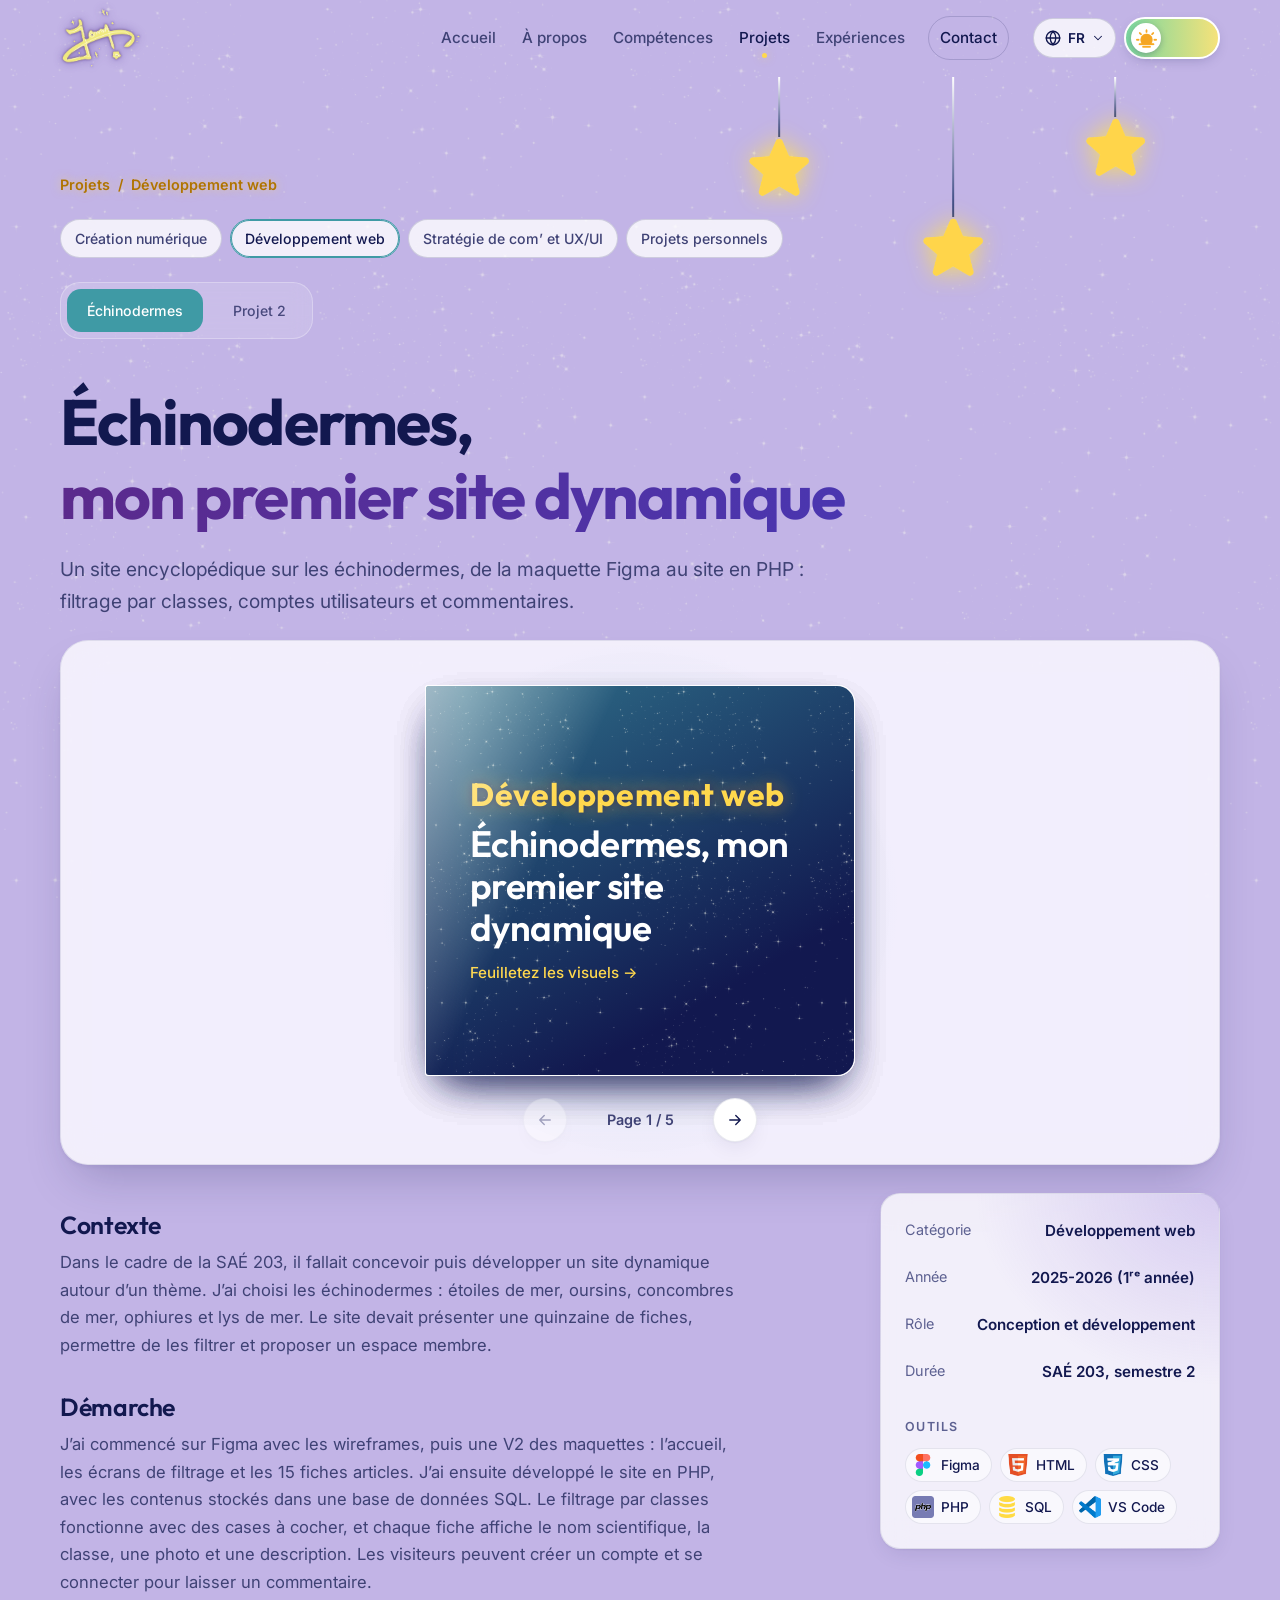
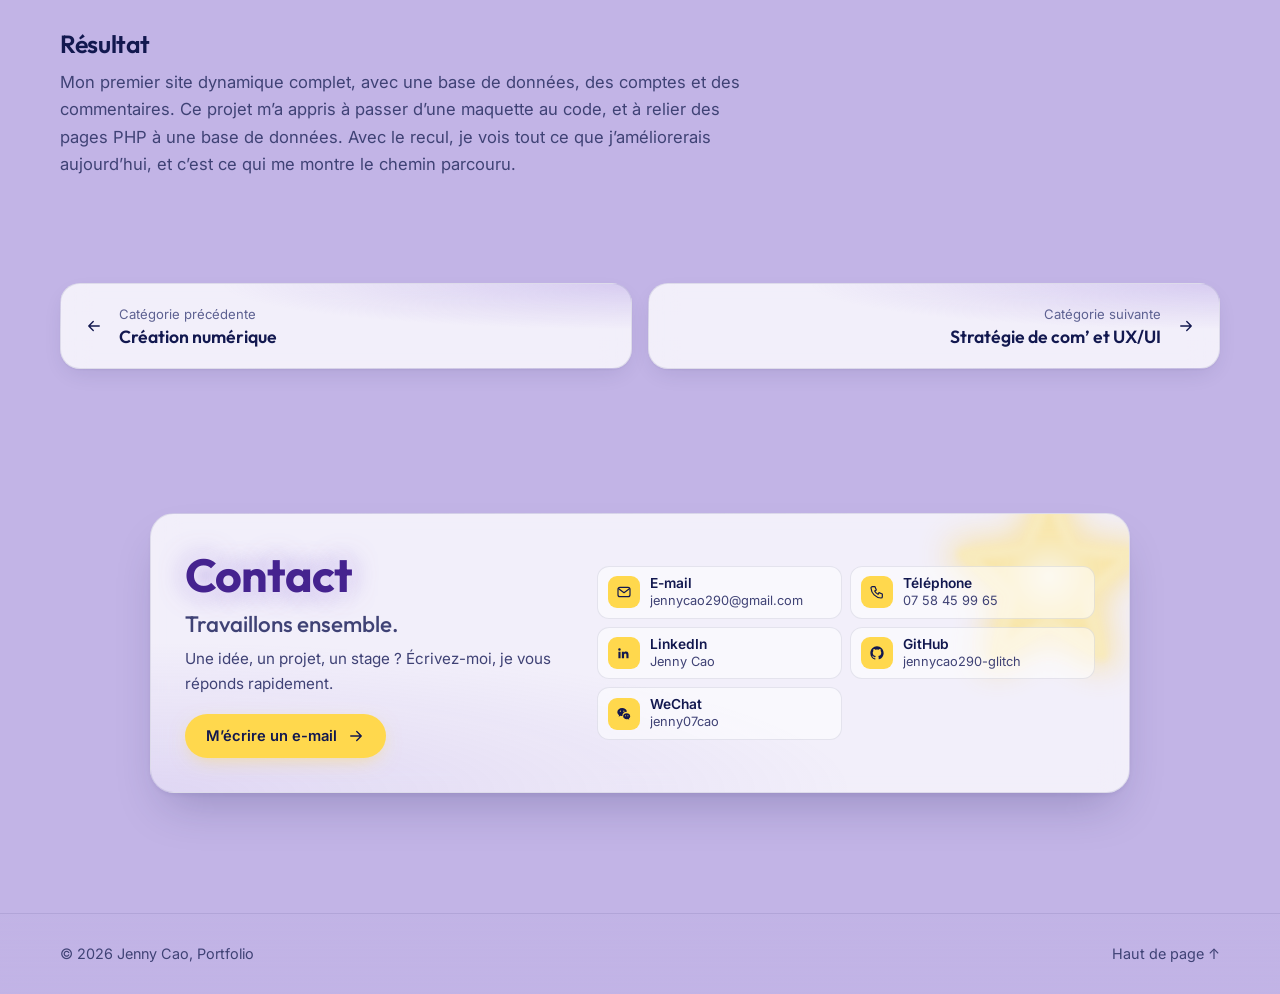
<file: nouvportfolio/projet-web.html>
<!doctype html>
<html lang="fr" id="top">
<head>
<meta charset="utf-8">
<meta name="viewport" content="width=device-width, initial-scale=1">
<title data-i18n="title.cat.web">Développement web | Jenny Cao</title>
<meta name="description" content="Projets de Jenny Cao | Développement web.">
<meta name="theme-color" content="#12184f">
<link rel="icon" href="images/favicon.svg" type="image/svg+xml">
<link rel="preconnect" href="https://fonts.googleapis.com"><link rel="preconnect" href="https://fonts.gstatic.com" crossorigin>
<link rel="stylesheet" href="https://fonts.googleapis.com/css2?family=Inter:wght@400;500;600&family=Outfit:wght@500;600;700&display=swap">
<link rel="stylesheet" href="https://fonts.googleapis.com/css2?family=Ma+Shan+Zheng&text=%E4%B9%A6%E6%B3%95&display=swap">
<link rel="stylesheet" href="css/base.css">
<link rel="stylesheet" href="css/projet.css">
<script>try{var t=localStorage.getItem('jenny-theme');if(t)document.documentElement.setAttribute('data-theme',t)}catch(e){}</script>
</head>
<body>
<nav class="bottom-nav" aria-label="Menu"><a class="bn-home" href="index.html" aria-label="Accueil"><svg viewBox="0 0 24 24" aria-hidden="true"><path d="M3.5 11 12 4l8.5 7"/><path d="M5.5 9.5V20h5v-5.5h3V20h5V9.5"/></svg></a><a href="moi.html"><span data-i18n="nav.about">À propos</span></a><a href="competences.html"><span data-i18n="nav.skills">Compétences</span></a><a href="projets.html" aria-current=page><span data-i18n="nav.projects">Projets</span></a><a href="experiences.html"><span data-i18n="nav.xp">Expériences</span></a></nav><a class="skip" href="#contenu" data-i18n="a11y.skip">Aller au contenu</a>
<header class="site-header">
  <div class="container bar">
    <a class="brand" href="index.html" aria-label="Jenny Cao | accueil"><img class="logo" src="images/logo.png" alt="Jenny" width="72" height="53"><span class="brand-name sr">Jenny Cao</span><span class="brand-role" data-i18n="brand.role">Développeuse web</span></a>
    <nav class="nav" id="nav" aria-label="Navigation principale"><a href="index.html"><span data-i18n="nav.home">Accueil</span></a><a href="moi.html"><span data-i18n="nav.about">À propos</span></a><a href="competences.html"><span data-i18n="nav.skills">Compétences</span></a><a href="projets.html" aria-current="page"><span data-i18n="nav.projects">Projets</span></a><a href="experiences.html"><span data-i18n="nav.xp">Expériences</span></a><a class="nav-cta" href="#contact"><span data-i18n="nav.contact">Contact</span></a></nav>
    <div class="actions">
      <div class="lang">
        <button class="icon-btn lang-btn" type="button" aria-haspopup="true" aria-expanded="false" aria-label="Langue"><svg class="ic" viewBox="0 0 24 24" aria-hidden="true"><circle cx="12" cy="12" r="9"/><path d="M3 12h18M12 3c2.5 2.6 3.8 5.6 3.8 9s-1.3 6.4-3.8 9c-2.5-2.6-3.8-5.6-3.8-9S9.5 5.6 12 3Z"/></svg><span class="lang-code">FR</span><svg class="ic caret" viewBox="0 0 24 24" aria-hidden="true"><path d="m6 9 6 6 6-6"/></svg></button>
        <ul class="lang-menu" role="menu" hidden>
          <li role="none"><button type="button" role="menuitemradio" data-lang="fr" aria-checked="true">Français</button></li>
          <li role="none"><button type="button" role="menuitemradio" data-lang="en" aria-checked="false">English</button></li>
          <li role="none"><button type="button" role="menuitemradio" data-lang="zh" aria-checked="false">中文</button></li>
        </ul>
      </div>
      <button class="toggle theme-btn" type="button" aria-label="Changer de thème"><span class="knob"></span></button>
      <button class="icon-btn burger" type="button" aria-controls="nav" aria-expanded="false" aria-label="Menu"><span></span><span></span></button>
    </div>
  </div>
</header>
<main id="contenu">
<section class="page-head proj-head" style="--c:#3f9aa5">
  <div class="hangs "><button class="hang" type="button" style="left:62%;--h:60px" aria-expanded="false" aria-label="Étoile 1"><span class="line"></span><img class="hs" src="images/etoile.png" alt="" aria-hidden="true"><span class="bubble" data-i18n="phrase.0">Le ciel est un programme infini dont les étoiles sont les lignes de code.</span></button><button class="hang" type="button" style="left:77%;--h:140px" aria-expanded="false" aria-label="Étoile 2"><span class="line"></span><img class="hs" src="images/etoile.png" alt="" aria-hidden="true"><span class="bubble" data-i18n="phrase.2">Chaque étoile est un pixel dans le code de l’univers.</span></button><button class="hang" type="button" style="left:91%;--h:40px" aria-expanded="false" aria-label="Étoile 3"><span class="line"></span><img class="hs" src="images/etoile.png" alt="" aria-hidden="true"><span class="bubble" data-i18n="phrase.3">while (universe) { create_stars(); } La création n’a jamais cessé.</span></button></div>
  <div class="container">
    <nav class="crumbs" aria-label="Fil d’Ariane"><a href="projets.html"><span data-i18n="nav.projects">Projets</span></a><span>/</span><span data-i18n="cat.web">Développement web</span></nav>
    <div class="ptabs" role="navigation" aria-label="Catégories"><a href="projet-creation.html" style="--c:#e58f8f" data-i18n="cat.creation">Création numérique</a><a href="projet-web.html" style="--c:#3f9aa5" aria-current=page data-i18n="cat.web">Développement web</a><a href="projet-uxui.html" style="--c:#e07a3f" data-i18n="cat.uxui">Stratégie de com’ et UX/UI</a><a href="projet-perso.html" style="--c:#7fa9dc" data-i18n="cat.perso">Projets personnels</a></div>
    <div class="proj-tabs" role="tablist" aria-label="Projets de la catégorie" style="--c:#3f9aa5"><button type="button" role="tab" class="pt" aria-controls="sae" aria-selected="true"><span data-i18n="sae.short">Échinodermes</span></button><button type="button" role="tab" class="pt soon" aria-controls="p2" aria-selected="false"><span data-i18n="pj.soon2">Projet 2</span></button></div>
  </div>
</section>
<div class="ppanels"><div class="ppanel" id="sae" role="tabpanel">
  <div class="container ptitle">
    <h1 data-i18n="sae.title">Échinodermes, <em>mon premier site dynamique</em></h1>
    <p class="lead"><span data-i18n="sae.lead">Un site encyclopédique sur les échinodermes, de la maquette Figma au site en PHP : filtrage par classes, comptes utilisateurs et commentaires.</span></p>
  </div>
  <section class="section tight">
  <div class="container proj">
    <div class="book-stage" style="--c:#3f9aa5">
      <div class="book-src" hidden>
        <div class="bp cover"><span class="cv-cat" data-i18n="cat.web">Développement web</span><img class="ic-star" src="images/etoile.png" alt="" aria-hidden="true"><h3 data-i18n="sae.title">Échinodermes, <em>mon premier site dynamique</em></h3><p class="cv-hint"><span data-i18n="pj.flip">Feuilletez les visuels</span> →</p></div>
        <div class="bp shot"><img src="images/projets/sae203/figma.jpg" alt="Sur Figma : wireframes, pages de filtrage et les 15 fiches articles." loading="lazy"><p class="cap"><span data-i18n="sae.c0">Sur Figma : wireframes, pages de filtrage et les 15 fiches articles.</span></p></div><div class="bp shot"><img src="images/projets/sae203/accueil.jpg" alt="Accueil : présentation des cinq classes d’échinodermes." loading="lazy"><p class="cap"><span data-i18n="sae.c1">Accueil : présentation des cinq classes d’échinodermes.</span></p></div><div class="bp shot"><img src="images/projets/sae203/filtrage.jpg" alt="Le filtrage : on coche une ou plusieurs classes." loading="lazy"><p class="cap"><span data-i18n="sae.c2">Le filtrage : on coche une ou plusieurs classes.</span></p></div><div class="bp shot"><img src="images/projets/sae203/connexion.jpg" alt="Connexion et création de compte." loading="lazy"><p class="cap"><span data-i18n="sae.c3">Connexion et création de compte.</span></p></div><div class="bp shot"><img src="images/projets/sae203/fiche.jpg" alt="Une fiche espèce, générée à partir de la base de données." loading="lazy"><p class="cap"><span data-i18n="sae.c4">Une fiche espèce, générée à partir de la base de données.</span></p></div>
        <div class="bp end"><h3><span data-i18n="pj.endh">Fin du carnet</span></h3><p><span data-i18n="pj.endp">Envie d’en voir plus ?</span></p><a class="btn btn-primary" href="projets.html"><span data-i18n="pj.more">Voir les autres projets</span><svg class="ic" viewBox="0 0 24 24" aria-hidden="true"><path d="M5 12h14M13 6l6 6-6 6"/></svg></a></div>
      </div>
      <div class="book" tabindex="0" aria-roledescription="livre" aria-label="Visuels du projet, utilisez les flèches pour feuilleter"></div>
      <div class="book-ctl">
        <button class="car-btn bprev" type="button" aria-label="Page précédente"><svg class="ic" viewBox="0 0 24 24" aria-hidden="true"><path d="M19 12H5M11 6l-6 6 6 6"/></svg></button>
        <span class="bcount" aria-live="polite"></span>
        <button class="car-btn bnext" type="button" aria-label="Page suivante"><svg class="ic" viewBox="0 0 24 24" aria-hidden="true"><path d="M5 12h14M13 6l6 6-6 6"/></svg></button>
      </div>
    </div>
    <aside class="card side">
      <dl class="meta">
          <div><dt><span data-i18n="pj.cat">Catégorie</span></dt><dd data-i18n="cat.web">Développement web</dd></div>
          <div><dt><span data-i18n="pj.year">Année</span></dt><dd><span data-i18n="sae.year">2025-2026 (1ʳᵉ année)</span></dd></div>
          <div><dt><span data-i18n="pj.role">Rôle</span></dt><dd><span data-i18n="sae.role">Conception et développement</span></dd></div>
          <div><dt><span data-i18n="pj.dur">Durée</span></dt><dd><span data-i18n="sae.dur">SAÉ 203, semestre 2</span></dd></div>
        </dl>
      <div class="side-tools">
        <p class="side-label"><span data-i18n="pj.tools">Outils</span></p>
        <ul class="tool-list"><li class="tool-chip"><img src="images/icons/figma.png" alt="" width="40" height="40" loading="lazy"><span>Figma</span></li><li class="tool-chip"><img src="images/icons/html.png" alt="" width="40" height="40" loading="lazy"><span>HTML</span></li><li class="tool-chip"><img src="images/icons/css.png" alt="" width="40" height="40" loading="lazy"><span>CSS</span></li><li class="tool-chip"><img src="images/icons/php.png" alt="" width="40" height="40" loading="lazy"><span>PHP</span></li><li class="tool-chip"><img src="images/icons/sql.png" alt="" width="40" height="40" loading="lazy"><span>SQL</span></li><li class="tool-chip"><img src="images/icons/vs-code.png" alt="" width="40" height="40" loading="lazy"><span>VS Code</span></li></ul>
      </div>
      
    </aside>
    <article class="write">
      <section><h2><span data-i18n="pj.h1">Contexte</span></h2><p data-i18n="sae.t1">Dans le cadre de la SAÉ 203, il fallait concevoir puis développer un site dynamique autour d’un thème. J’ai choisi les échinodermes : étoiles de mer, oursins, concombres de mer, ophiures et lys de mer. Le site devait présenter une quinzaine de fiches, permettre de les filtrer et proposer un espace membre.</p></section>
      <section><h2><span data-i18n="pj.h2">Démarche</span></h2><p data-i18n="sae.t2">J’ai commencé sur Figma avec les wireframes, puis une V2 des maquettes : l’accueil, les écrans de filtrage et les 15 fiches articles. J’ai ensuite développé le site en PHP, avec les contenus stockés dans une base de données SQL. Le filtrage par classes fonctionne avec des cases à cocher, et chaque fiche affiche le nom scientifique, la classe, une photo et une description. Les visiteurs peuvent créer un compte et se connecter pour laisser un commentaire.</p></section>
      <section><h2><span data-i18n="pj.h3">Résultat</span></h2><p data-i18n="sae.t3">Mon premier site dynamique complet, avec une base de données, des comptes et des commentaires. Ce projet m’a appris à passer d’une maquette au code, et à relier des pages PHP à une base de données. Avec le recul, je vois tout ce que j’améliorerais aujourd’hui, et c’est ce qui me montre le chemin parcouru.</p></section>
    </article>
  </div>
  </section>
</div><div class="ppanel" id="p2" role="tabpanel" hidden>
  <div class="container ptitle">
    <h1 data-i18n="pj.title">Titre <em>du projet</em></h1>
    <p class="lead"><span data-i18n="pj.lead">Une phrase qui résume le projet : ce que c’est, pour qui, et le résultat obtenu.</span></p>
  </div>
  <section class="section tight">
  <div class="container proj">
    <div class="book-stage" style="--c:#3f9aa5">
      <div class="book-src" hidden>
        <div class="bp cover"><span class="cv-cat" data-i18n="cat.web">Développement web</span><img class="ic-star" src="images/etoile.png" alt="" aria-hidden="true"><h3 data-i18n="pj.title">Titre <em>du projet</em></h3><p class="cv-hint"><span data-i18n="pj.flip">Feuilletez les visuels</span> →</p></div>
        <div class="bp"><div class="ph"><span><span data-i18n="pj.ph">Visuel</span> 1</span></div><p class="cap"><span data-i18n="pj.leg">Légende à compléter</span></p></div><div class="bp"><div class="ph"><span><span data-i18n="pj.ph">Visuel</span> 2</span></div><p class="cap"><span data-i18n="pj.leg">Légende à compléter</span></p></div><div class="bp"><div class="ph"><span><span data-i18n="pj.ph">Visuel</span> 3</span></div><p class="cap"><span data-i18n="pj.leg">Légende à compléter</span></p></div><div class="bp"><div class="ph"><span><span data-i18n="pj.ph">Visuel</span> 4</span></div><p class="cap"><span data-i18n="pj.leg">Légende à compléter</span></p></div>
        <div class="bp end"><h3><span data-i18n="pj.endh">Fin du carnet</span></h3><p><span data-i18n="pj.endp">Envie d’en voir plus ?</span></p><a class="btn btn-primary" href="#" ><span data-i18n="pj.see">Voir le projet</span><svg class="ic" viewBox="0 0 24 24" aria-hidden="true"><path d="M14 4h6v6M20 4l-9 9M18 14v5a1 1 0 0 1-1 1H5a1 1 0 0 1-1-1V7a1 1 0 0 1 1-1h5"/></svg></a></div>
      </div>
      <div class="book" tabindex="0" aria-roledescription="livre" aria-label="Visuels du projet, utilisez les flèches pour feuilleter"></div>
      <div class="book-ctl">
        <button class="car-btn bprev" type="button" aria-label="Page précédente"><svg class="ic" viewBox="0 0 24 24" aria-hidden="true"><path d="M19 12H5M11 6l-6 6 6 6"/></svg></button>
        <span class="bcount" aria-live="polite"></span>
        <button class="car-btn bnext" type="button" aria-label="Page suivante"><svg class="ic" viewBox="0 0 24 24" aria-hidden="true"><path d="M5 12h14M13 6l6 6-6 6"/></svg></button>
      </div>
    </div>
    <aside class="card side">
      <dl class="meta">
          <div><dt><span data-i18n="pj.cat">Catégorie</span></dt><dd data-i18n="cat.web">Développement web</dd></div>
          <div><dt><span data-i18n="pj.year">Année</span></dt><dd><span class="todo"><span data-i18n="pj.todo">à compléter</span></span></dd></div>
          <div><dt><span data-i18n="pj.role">Rôle</span></dt><dd><span class="todo"><span data-i18n="pj.todo">à compléter</span></span></dd></div>
          <div><dt><span data-i18n="pj.dur">Durée</span></dt><dd><span class="todo"><span data-i18n="pj.todo">à compléter</span></span></dd></div>
        </dl>
      <div class="side-tools">
        <p class="side-label"><span data-i18n="pj.tools">Outils</span></p>
        <ul class="tool-list"><li class="tool-chip"><img src="images/icons/html.png" alt="" width="40" height="40" loading="lazy"><span>HTML</span></li><li class="tool-chip"><img src="images/icons/css.png" alt="" width="40" height="40" loading="lazy"><span>CSS</span></li><li class="tool-chip"><img src="images/icons/php.png" alt="" width="40" height="40" loading="lazy"><span>PHP</span></li><li class="tool-chip"><img src="images/icons/sql.png" alt="" width="40" height="40" loading="lazy"><span>SQL</span></li><li class="tool-chip"><img src="images/icons/vs-code.png" alt="" width="40" height="40" loading="lazy"><span>VS Code</span></li><li class="tool-chip"><img src="images/icons/wordpress.png" alt="" width="40" height="40" loading="lazy"><span>WordPress</span></li><li class="tool-chip"><img src="images/icons/linux.png" alt="" width="40" height="40" loading="lazy"><span>Linux</span></li></ul>
      </div>
      <a class="btn btn-primary full" href="#" ><span data-i18n="pj.see">Voir le projet</span><svg class="ic" viewBox="0 0 24 24" aria-hidden="true"><path d="M14 4h6v6M20 4l-9 9M18 14v5a1 1 0 0 1-1 1H5a1 1 0 0 1-1-1V7a1 1 0 0 1 1-1h5"/></svg></a>
    </aside>
    <article class="write">
      <section><h2><span data-i18n="pj.h1">Contexte</span></h2><p class="todo-txt" data-i18n="pj.t1">Pourquoi ce projet : la commande, le public visé, les objectifs et les contraintes.</p></section>
      <section><h2><span data-i18n="pj.h2">Démarche</span></h2><p class="todo-txt" data-i18n="pj.t2">Les étapes clés : recherches, maquettes, choix techniques et graphiques, difficultés rencontrées et solutions apportées.</p></section>
      <section><h2><span data-i18n="pj.h3">Résultat</span></h2><p class="todo-txt" data-i18n="pj.t3">Le rendu final, ce que le projet m’a appris et un lien vers la version en ligne.</p></section>
    </article>
  </div>
  </section>
</div></div>

<section class="section tight">
  <div class="container pnav">
    <a class="card pn" href="projet-creation.html"><svg class="ic" viewBox="0 0 24 24" aria-hidden="true"><path d="M19 12H5M11 6l-6 6 6 6"/></svg><span><small><span data-i18n="pj.prev">Catégorie précédente</span></small><b data-i18n="cat.creation">Création numérique</b></span></a>
    <a class="card pn right" href="projet-uxui.html"><span><small><span data-i18n="pj.next">Catégorie suivante</span></small><b data-i18n="cat.uxui">Stratégie de com’ et UX/UI</b></span><svg class="ic" viewBox="0 0 24 24" aria-hidden="true"><path d="M5 12h14M13 6l6 6-6 6"/></svg></a>
  </div>
</section>
<section class="section contact reveal" id="contact" aria-labelledby="contact-t">
  <div class="container contact-box">
    <div class="contact-intro">
      <p class="eyebrow"><span data-i18n="c.eyebrow">Contact</span></p>
      <h2 id="contact-t"><span data-i18n="c.title">Travaillons ensemble.</span></h2>
      <p class="muted"><span data-i18n="c.lead">Une idée, un projet, un stage ? Écrivez-moi, je vous réponds rapidement.</span></p>
      <a class="btn btn-primary" href="mailto:jennycao290@gmail.com"><span data-i18n="c.cta">M’écrire un e-mail</span><svg class="ic" viewBox="0 0 24 24" aria-hidden="true"><path d="M5 12h14M13 6l6 6-6 6"/></svg></a>
    </div>
    <div class="contact-list"><a class="c-item" href="mailto:jennycao290@gmail.com"><span class="c-ico"><svg viewBox="0 0 24 24" fill="none" stroke="currentColor" stroke-width="1.8" stroke-linecap="round" stroke-linejoin="round" aria-hidden="true"><rect x="3" y="5" width="18" height="14" rx="3"/><path d="m4 7 8 6 8-6"/></svg></span><span class="c-tx"><b data-i18n="c.mail">E-mail</b><span>jennycao290@gmail.com</span></span><span class="c-go"><svg class="ic" viewBox="0 0 24 24" aria-hidden="true"><path d="M5 12h14M13 6l6 6-6 6"/></svg></span></a><a class="c-item" href="tel:+33758459965"><span class="c-ico"><svg viewBox="0 0 24 24" fill="none" stroke="currentColor" stroke-width="1.8" stroke-linecap="round" stroke-linejoin="round" aria-hidden="true"><path d="M5 4h4l2 5-2.5 1.5a11 11 0 0 0 5 5L15 13l5 2v4a2 2 0 0 1-2 2A16 16 0 0 1 3 6a2 2 0 0 1 2-2Z"/></svg></span><span class="c-tx"><b data-i18n="c.tel">Téléphone</b><span>07 58 45 99 65</span></span><span class="c-go"><svg class="ic" viewBox="0 0 24 24" aria-hidden="true"><path d="M5 12h14M13 6l6 6-6 6"/></svg></span></a><a class="c-item" href="https://www.linkedin.com/in/jenny-cao-225264cj0" target="_blank" rel="noopener"><span class="c-ico"><svg viewBox="0 0 24 24" fill="currentColor" aria-hidden="true"><path d="M5.2 8.6a1.9 1.9 0 1 0 0-3.8 1.9 1.9 0 0 0 0 3.8ZM3.6 10h3.2v10H3.6V10Zm5.2 0h3v1.4c.5-.9 1.6-1.7 3.2-1.7 3.2 0 3.8 2.1 3.8 4.9V20h-3.2v-4.8c0-1.2 0-2.6-1.6-2.6s-1.9 1.2-1.9 2.5V20H8.8V10Z"/></svg></span><span class="c-tx"><b>LinkedIn</b><span>Jenny Cao</span></span><span class="c-go"><svg class="ic" viewBox="0 0 24 24" aria-hidden="true"><path d="M5 12h14M13 6l6 6-6 6"/></svg></span></a><a class="c-item" href="https://github.com/jennycao290-glitch" target="_blank" rel="noopener"><span class="c-ico"><svg viewBox="0 0 24 24" fill="currentColor" aria-hidden="true"><path d="M12 2C6.5 2 2 6.6 2 12.2c0 4.5 2.9 8.3 6.8 9.7.5.1.7-.2.7-.5v-1.7c-2.8.6-3.4-1.4-3.4-1.4-.5-1.2-1.1-1.5-1.1-1.5-.9-.6.1-.6.1-.6 1 .1 1.5 1 1.5 1 .9 1.6 2.4 1.1 3 .8.1-.7.4-1.1.6-1.4-2.2-.3-4.6-1.1-4.6-5 0-1.1.4-2 1-2.7-.1-.3-.4-1.3.1-2.7 0 0 .8-.3 2.8 1a9.5 9.5 0 0 1 5 0c1.9-1.3 2.8-1 2.8-1 .5 1.4.2 2.4.1 2.7.6.7 1 1.6 1 2.7 0 3.9-2.4 4.7-4.6 5 .4.3.7.9.7 1.8v2.6c0 .3.2.6.7.5A10.2 10.2 0 0 0 22 12.2C22 6.6 17.5 2 12 2Z"/></svg></span><span class="c-tx"><b>GitHub</b><span>jennycao290-glitch</span></span><span class="c-go"><svg class="ic" viewBox="0 0 24 24" aria-hidden="true"><path d="M5 12h14M13 6l6 6-6 6"/></svg></span></a><div class="c-item"><span class="c-ico"><svg viewBox="0 0 24 24" fill="currentColor" aria-hidden="true"><path d="M9.2 3C5.2 3 2 5.7 2 9.1c0 1.9 1 3.6 2.6 4.7L4 16l2.5-1.3c.8.2 1.7.4 2.7.4h.6c-.1-.4-.2-.8-.2-1.2 0-3 2.8-5.4 6.2-5.4h.6C15.9 5 12.9 3 9.2 3Zm-2.6 3.8a.9.9 0 1 1 0 1.8.9.9 0 0 1 0-1.8Zm5.2 0a.9.9 0 1 1 0 1.8.9.9 0 0 1 0-1.8ZM16 10.8c-3 0-5.3 2-5.3 4.5s2.4 4.5 5.3 4.5c.7 0 1.3-.1 1.9-.3l2 1-.5-1.8c1.2-.8 1.9-2 1.9-3.4 0-2.5-2.3-4.5-5.3-4.5Zm-1.8 2.9a.8.8 0 1 1 0 1.6.8.8 0 0 1 0-1.6Zm3.6 0a.8.8 0 1 1 0 1.6.8.8 0 0 1 0-1.6Z"/></svg></span><span class="c-tx"><b>WeChat</b><span>jenny07cao</span></span></div></div>
  </div>
</section>
</main>
<footer class="site-footer">
  <div class="container foot">
    <p><span data-i18n="f.copy">© 2026 Jenny Cao, Portfolio</span></p>
    <a class="to-top" href="#top"><span data-i18n="f.top">Haut de page</span> ↑</a>
  </div>
</footer>
<script src="js/i18n.js"></script>
<script src="js/main.js"></script>
</body>
</html>
</file>
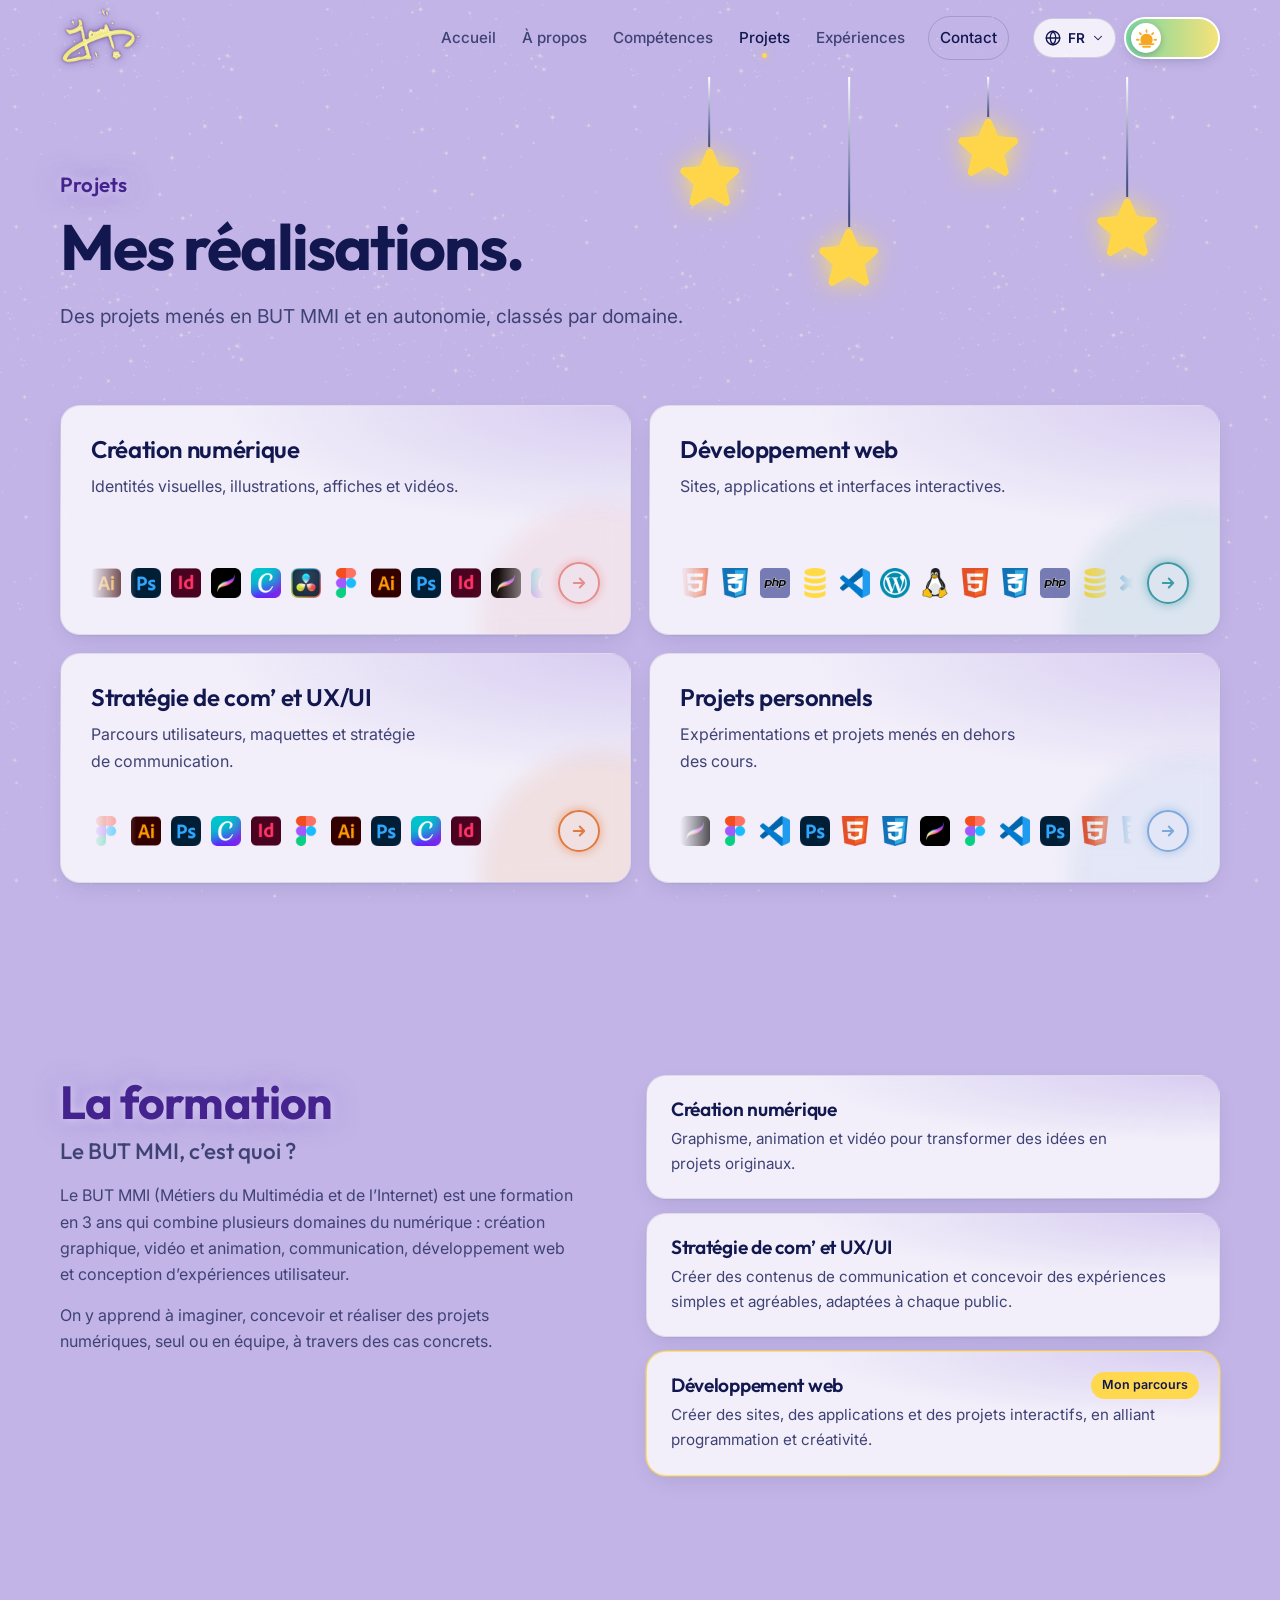
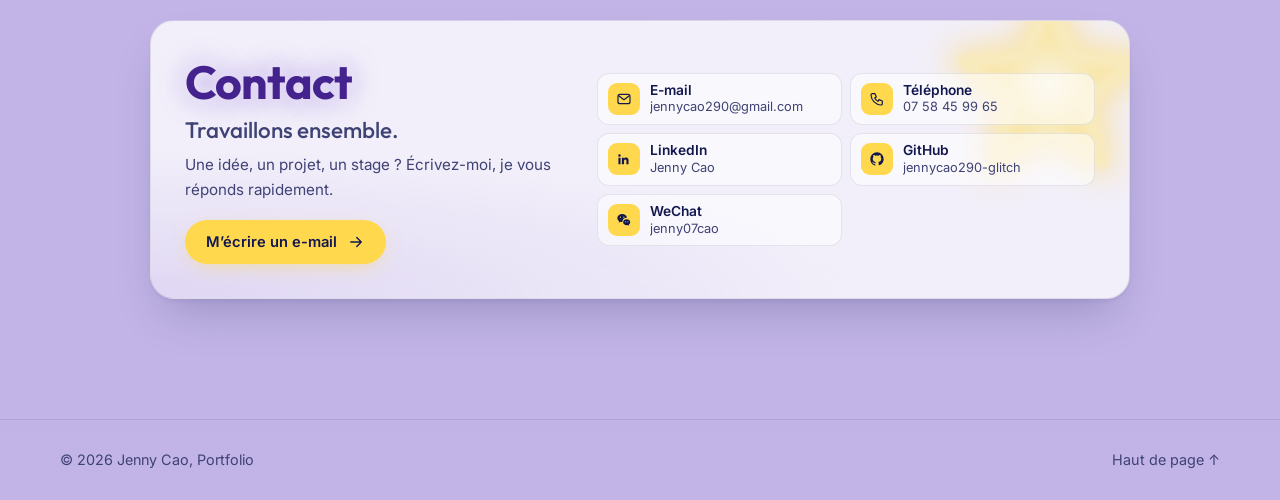
<file: nouvportfolio/projets.html>
<!doctype html>
<html lang="fr" id="top">
<head>
<meta charset="utf-8">
<meta name="viewport" content="width=device-width, initial-scale=1">
<title data-i18n="title.proj">Projets | Jenny Cao</title>
<meta name="description" content="Projets de Jenny Cao : création numérique, développement web, UX/UI et projets personnels.">
<meta name="theme-color" content="#12184f">
<link rel="icon" href="images/favicon.svg" type="image/svg+xml">
<link rel="preconnect" href="https://fonts.googleapis.com"><link rel="preconnect" href="https://fonts.gstatic.com" crossorigin>
<link rel="stylesheet" href="https://fonts.googleapis.com/css2?family=Inter:wght@400;500;600&family=Outfit:wght@500;600;700&display=swap">
<link rel="stylesheet" href="https://fonts.googleapis.com/css2?family=Ma+Shan+Zheng&text=%E4%B9%A6%E6%B3%95&display=swap">
<link rel="stylesheet" href="css/base.css">
<link rel="stylesheet" href="css/projets.css">
<script>try{var t=localStorage.getItem('jenny-theme');if(t)document.documentElement.setAttribute('data-theme',t)}catch(e){}</script>
</head>
<body>
<nav class="bottom-nav" aria-label="Menu"><a class="bn-home" href="index.html" aria-label="Accueil"><svg viewBox="0 0 24 24" aria-hidden="true"><path d="M3.5 11 12 4l8.5 7"/><path d="M5.5 9.5V20h5v-5.5h3V20h5V9.5"/></svg></a><a href="moi.html"><span data-i18n="nav.about">À propos</span></a><a href="competences.html"><span data-i18n="nav.skills">Compétences</span></a><a href="projets.html" aria-current=page><span data-i18n="nav.projects">Projets</span></a><a href="experiences.html"><span data-i18n="nav.xp">Expériences</span></a></nav><a class="skip" href="#contenu" data-i18n="a11y.skip">Aller au contenu</a>
<header class="site-header">
  <div class="container bar">
    <a class="brand" href="index.html" aria-label="Jenny Cao | accueil"><img class="logo" src="images/logo.png" alt="Jenny" width="72" height="53"><span class="brand-name sr">Jenny Cao</span><span class="brand-role" data-i18n="brand.role">Développeuse web</span></a>
    <nav class="nav" id="nav" aria-label="Navigation principale"><a href="index.html"><span data-i18n="nav.home">Accueil</span></a><a href="moi.html"><span data-i18n="nav.about">À propos</span></a><a href="competences.html"><span data-i18n="nav.skills">Compétences</span></a><a href="projets.html" aria-current="page"><span data-i18n="nav.projects">Projets</span></a><a href="experiences.html"><span data-i18n="nav.xp">Expériences</span></a><a class="nav-cta" href="#contact"><span data-i18n="nav.contact">Contact</span></a></nav>
    <div class="actions">
      <div class="lang">
        <button class="icon-btn lang-btn" type="button" aria-haspopup="true" aria-expanded="false" aria-label="Langue"><svg class="ic" viewBox="0 0 24 24" aria-hidden="true"><circle cx="12" cy="12" r="9"/><path d="M3 12h18M12 3c2.5 2.6 3.8 5.6 3.8 9s-1.3 6.4-3.8 9c-2.5-2.6-3.8-5.6-3.8-9S9.5 5.6 12 3Z"/></svg><span class="lang-code">FR</span><svg class="ic caret" viewBox="0 0 24 24" aria-hidden="true"><path d="m6 9 6 6 6-6"/></svg></button>
        <ul class="lang-menu" role="menu" hidden>
          <li role="none"><button type="button" role="menuitemradio" data-lang="fr" aria-checked="true">Français</button></li>
          <li role="none"><button type="button" role="menuitemradio" data-lang="en" aria-checked="false">English</button></li>
          <li role="none"><button type="button" role="menuitemradio" data-lang="zh" aria-checked="false">中文</button></li>
        </ul>
      </div>
      <button class="toggle theme-btn" type="button" aria-label="Changer de thème"><span class="knob"></span></button>
      <button class="icon-btn burger" type="button" aria-controls="nav" aria-expanded="false" aria-label="Menu"><span></span><span></span></button>
    </div>
  </div>
</header>
<main id="contenu">
<section class="page-head">
  <div class="hangs "><button class="hang" type="button" style="left:56%;--h:70px" aria-expanded="false" aria-label="Étoile 1"><span class="line"></span><img class="hs" src="images/etoile.png" alt="" aria-hidden="true"><span class="bubble" data-i18n="phrase.0">Le ciel est un programme infini dont les étoiles sont les lignes de code.</span></button><button class="hang" type="button" style="left:68%;--h:150px" aria-expanded="false" aria-label="Étoile 2"><span class="line"></span><img class="hs" src="images/etoile.png" alt="" aria-hidden="true"><span class="bubble" data-i18n="phrase.1">Au cœur du néant, une seule ligne de code suffit à donner naissance à l’infini.</span></button><button class="hang" type="button" style="left:80%;--h:40px" aria-expanded="false" aria-label="Étoile 3"><span class="line"></span><img class="hs" src="images/etoile.png" alt="" aria-hidden="true"><span class="bubble" data-i18n="phrase.2">Chaque étoile est un pixel dans le code de l’univers.</span></button><button class="hang" type="button" style="left:92%;--h:120px" aria-expanded="false" aria-label="Étoile 4"><span class="line"></span><img class="hs" src="images/etoile.png" alt="" aria-hidden="true"><span class="bubble" data-i18n="phrase.3">while (universe) { create_stars(); } La création n’a jamais cessé.</span></button></div>
  <div class="container">
    <p class="eyebrow"><span data-i18n="p.eyebrow">Projets</span></p>
    <h1><span data-i18n="p.title">Mes réalisations.</span></h1>
    <p class="lead"><span data-i18n="p.lead">Des projets menés en BUT MMI et en autonomie, classés par domaine.</span></p>
  </div>
</section>

<section class="section tight">
  <div class="container">
    <div class="cats"><a class="card cat reveal" href="projet-creation.html" style="--c:#e58f8f">
        <span class="cat-bar"></span>
        <h3 data-i18n="cat.creation">Création numérique</h3>
        <p data-i18n="cat.creation.d">Identités visuelles, illustrations, affiches et vidéos.</p>
        <div class="cat-foot"><span class="cat-tools"><span class="ct-track"><img src="images/icons/illustrator.png" alt="Illustrator" title="Illustrator" width="28" height="28" loading="lazy"><img src="images/icons/photoshop.png" alt="Photoshop" title="Photoshop" width="28" height="28" loading="lazy"><img src="images/icons/indesign.png" alt="InDesign" title="InDesign" width="28" height="28" loading="lazy"><img src="images/icons/procreate.png" alt="Procreate" title="Procreate" width="28" height="28" loading="lazy"><img src="images/icons/canva.png" alt="Canva" title="Canva" width="28" height="28" loading="lazy"><img src="images/icons/davinci-resolve.png" alt="DaVinci Resolve" title="DaVinci Resolve" width="28" height="28" loading="lazy"><img src="images/icons/figma.png" alt="Figma" title="Figma" width="28" height="28" loading="lazy"><img src="images/icons/illustrator.png" aria-hidden="true" alt="Illustrator" title="Illustrator" width="28" height="28" loading="lazy"><img src="images/icons/photoshop.png" aria-hidden="true" alt="Photoshop" title="Photoshop" width="28" height="28" loading="lazy"><img src="images/icons/indesign.png" aria-hidden="true" alt="InDesign" title="InDesign" width="28" height="28" loading="lazy"><img src="images/icons/procreate.png" aria-hidden="true" alt="Procreate" title="Procreate" width="28" height="28" loading="lazy"><img src="images/icons/canva.png" aria-hidden="true" alt="Canva" title="Canva" width="28" height="28" loading="lazy"><img src="images/icons/davinci-resolve.png" aria-hidden="true" alt="DaVinci Resolve" title="DaVinci Resolve" width="28" height="28" loading="lazy"><img src="images/icons/figma.png" aria-hidden="true" alt="Figma" title="Figma" width="28" height="28" loading="lazy"></span></span><span class="go"><svg class="ic" viewBox="0 0 24 24" aria-hidden="true"><path d="M5 12h14M13 6l6 6-6 6"/></svg></span></div>
      </a><a class="card cat reveal" href="projet-web.html" style="--c:#3f9aa5">
        <span class="cat-bar"></span>
        <h3 data-i18n="cat.web">Développement web</h3>
        <p data-i18n="cat.web.d">Sites, applications et interfaces interactives.</p>
        <div class="cat-foot"><span class="cat-tools"><span class="ct-track"><img src="images/icons/html.png" alt="HTML" title="HTML" width="28" height="28" loading="lazy"><img src="images/icons/css.png" alt="CSS" title="CSS" width="28" height="28" loading="lazy"><img src="images/icons/php.png" alt="PHP" title="PHP" width="28" height="28" loading="lazy"><img src="images/icons/sql.png" alt="SQL" title="SQL" width="28" height="28" loading="lazy"><img src="images/icons/vs-code.png" alt="VS Code" title="VS Code" width="28" height="28" loading="lazy"><img src="images/icons/wordpress.png" alt="WordPress" title="WordPress" width="28" height="28" loading="lazy"><img src="images/icons/linux.png" alt="Linux" title="Linux" width="28" height="28" loading="lazy"><img src="images/icons/html.png" aria-hidden="true" alt="HTML" title="HTML" width="28" height="28" loading="lazy"><img src="images/icons/css.png" aria-hidden="true" alt="CSS" title="CSS" width="28" height="28" loading="lazy"><img src="images/icons/php.png" aria-hidden="true" alt="PHP" title="PHP" width="28" height="28" loading="lazy"><img src="images/icons/sql.png" aria-hidden="true" alt="SQL" title="SQL" width="28" height="28" loading="lazy"><img src="images/icons/vs-code.png" aria-hidden="true" alt="VS Code" title="VS Code" width="28" height="28" loading="lazy"><img src="images/icons/wordpress.png" aria-hidden="true" alt="WordPress" title="WordPress" width="28" height="28" loading="lazy"><img src="images/icons/linux.png" aria-hidden="true" alt="Linux" title="Linux" width="28" height="28" loading="lazy"></span></span><span class="go"><svg class="ic" viewBox="0 0 24 24" aria-hidden="true"><path d="M5 12h14M13 6l6 6-6 6"/></svg></span></div>
      </a><a class="card cat reveal" href="projet-uxui.html" style="--c:#e07a3f">
        <span class="cat-bar"></span>
        <h3 data-i18n="cat.uxui">Stratégie de com’ et UX/UI</h3>
        <p data-i18n="cat.uxui.d">Parcours utilisateurs, maquettes et stratégie de communication.</p>
        <div class="cat-foot"><span class="cat-tools"><span class="ct-track"><img src="images/icons/figma.png" alt="Figma" title="Figma" width="28" height="28" loading="lazy"><img src="images/icons/illustrator.png" alt="Illustrator" title="Illustrator" width="28" height="28" loading="lazy"><img src="images/icons/photoshop.png" alt="Photoshop" title="Photoshop" width="28" height="28" loading="lazy"><img src="images/icons/canva.png" alt="Canva" title="Canva" width="28" height="28" loading="lazy"><img src="images/icons/indesign.png" alt="InDesign" title="InDesign" width="28" height="28" loading="lazy"><img src="images/icons/figma.png" aria-hidden="true" alt="Figma" title="Figma" width="28" height="28" loading="lazy"><img src="images/icons/illustrator.png" aria-hidden="true" alt="Illustrator" title="Illustrator" width="28" height="28" loading="lazy"><img src="images/icons/photoshop.png" aria-hidden="true" alt="Photoshop" title="Photoshop" width="28" height="28" loading="lazy"><img src="images/icons/canva.png" aria-hidden="true" alt="Canva" title="Canva" width="28" height="28" loading="lazy"><img src="images/icons/indesign.png" aria-hidden="true" alt="InDesign" title="InDesign" width="28" height="28" loading="lazy"></span></span><span class="go"><svg class="ic" viewBox="0 0 24 24" aria-hidden="true"><path d="M5 12h14M13 6l6 6-6 6"/></svg></span></div>
      </a><a class="card cat reveal" href="projet-perso.html" style="--c:#7fa9dc">
        <span class="cat-bar"></span>
        <h3 data-i18n="cat.perso">Projets personnels</h3>
        <p data-i18n="cat.perso.d">Expérimentations et projets menés en dehors des cours.</p>
        <div class="cat-foot"><span class="cat-tools"><span class="ct-track"><img src="images/icons/procreate.png" alt="Procreate" title="Procreate" width="28" height="28" loading="lazy"><img src="images/icons/figma.png" alt="Figma" title="Figma" width="28" height="28" loading="lazy"><img src="images/icons/vs-code.png" alt="VS Code" title="VS Code" width="28" height="28" loading="lazy"><img src="images/icons/photoshop.png" alt="Photoshop" title="Photoshop" width="28" height="28" loading="lazy"><img src="images/icons/html.png" alt="HTML" title="HTML" width="28" height="28" loading="lazy"><img src="images/icons/css.png" alt="CSS" title="CSS" width="28" height="28" loading="lazy"><img src="images/icons/procreate.png" aria-hidden="true" alt="Procreate" title="Procreate" width="28" height="28" loading="lazy"><img src="images/icons/figma.png" aria-hidden="true" alt="Figma" title="Figma" width="28" height="28" loading="lazy"><img src="images/icons/vs-code.png" aria-hidden="true" alt="VS Code" title="VS Code" width="28" height="28" loading="lazy"><img src="images/icons/photoshop.png" aria-hidden="true" alt="Photoshop" title="Photoshop" width="28" height="28" loading="lazy"><img src="images/icons/html.png" aria-hidden="true" alt="HTML" title="HTML" width="28" height="28" loading="lazy"><img src="images/icons/css.png" aria-hidden="true" alt="CSS" title="CSS" width="28" height="28" loading="lazy"></span></span><span class="go"><svg class="ic" viewBox="0 0 24 24" aria-hidden="true"><path d="M5 12h14M13 6l6 6-6 6"/></svg></span></div>
      </a></div>
  </div>
</section>

<section class="section">
  <div class="container mmi">
    <div class="mmi-intro reveal">
      <p class="eyebrow"><span data-i18n="p.mmie">La formation</span></p>
      <h2><span data-i18n="p.mmih">Le BUT MMI, c’est quoi ?</span></h2>
      <p data-i18n="p.mmi1">Le BUT MMI (Métiers du Multimédia et de l’Internet) est une formation en 3 ans qui combine plusieurs domaines du numérique : création graphique, vidéo et animation, communication, développement web et conception d’expériences utilisateur.</p>
      <p data-i18n="p.mmi2">On y apprend à imaginer, concevoir et réaliser des projets numériques, seul ou en équipe, à travers des cas concrets.</p>
    </div>
    <div class="tracks"><article class="card track reveal"><h3 data-i18n="p.r1">Création numérique</h3><p data-i18n="p.r1d">Graphisme, animation et vidéo pour transformer des idées en projets originaux.</p></article><article class="card track reveal"><h3 data-i18n="p.r2">Stratégie de com’ et UX/UI</h3><p data-i18n="p.r2d">Créer des contenus de communication et concevoir des expériences simples et agréables, adaptées à chaque public.</p></article><article class="card track mine reveal"><span class=badge><span data-i18n="p.mine">Mon parcours</span></span><h3 data-i18n="p.r3">Développement web</h3><p data-i18n="p.r3d">Créer des sites, des applications et des projets interactifs, en alliant programmation et créativité.</p></article></div>
  </div>
</section>
<section class="section contact reveal" id="contact" aria-labelledby="contact-t">
  <div class="container contact-box">
    <div class="contact-intro">
      <p class="eyebrow"><span data-i18n="c.eyebrow">Contact</span></p>
      <h2 id="contact-t"><span data-i18n="c.title">Travaillons ensemble.</span></h2>
      <p class="muted"><span data-i18n="c.lead">Une idée, un projet, un stage ? Écrivez-moi, je vous réponds rapidement.</span></p>
      <a class="btn btn-primary" href="mailto:jennycao290@gmail.com"><span data-i18n="c.cta">M’écrire un e-mail</span><svg class="ic" viewBox="0 0 24 24" aria-hidden="true"><path d="M5 12h14M13 6l6 6-6 6"/></svg></a>
    </div>
    <div class="contact-list"><a class="c-item" href="mailto:jennycao290@gmail.com"><span class="c-ico"><svg viewBox="0 0 24 24" fill="none" stroke="currentColor" stroke-width="1.8" stroke-linecap="round" stroke-linejoin="round" aria-hidden="true"><rect x="3" y="5" width="18" height="14" rx="3"/><path d="m4 7 8 6 8-6"/></svg></span><span class="c-tx"><b data-i18n="c.mail">E-mail</b><span>jennycao290@gmail.com</span></span><span class="c-go"><svg class="ic" viewBox="0 0 24 24" aria-hidden="true"><path d="M5 12h14M13 6l6 6-6 6"/></svg></span></a><a class="c-item" href="tel:+33758459965"><span class="c-ico"><svg viewBox="0 0 24 24" fill="none" stroke="currentColor" stroke-width="1.8" stroke-linecap="round" stroke-linejoin="round" aria-hidden="true"><path d="M5 4h4l2 5-2.5 1.5a11 11 0 0 0 5 5L15 13l5 2v4a2 2 0 0 1-2 2A16 16 0 0 1 3 6a2 2 0 0 1 2-2Z"/></svg></span><span class="c-tx"><b data-i18n="c.tel">Téléphone</b><span>07 58 45 99 65</span></span><span class="c-go"><svg class="ic" viewBox="0 0 24 24" aria-hidden="true"><path d="M5 12h14M13 6l6 6-6 6"/></svg></span></a><a class="c-item" href="https://www.linkedin.com/in/jenny-cao-225264cj0" target="_blank" rel="noopener"><span class="c-ico"><svg viewBox="0 0 24 24" fill="currentColor" aria-hidden="true"><path d="M5.2 8.6a1.9 1.9 0 1 0 0-3.8 1.9 1.9 0 0 0 0 3.8ZM3.6 10h3.2v10H3.6V10Zm5.2 0h3v1.4c.5-.9 1.6-1.7 3.2-1.7 3.2 0 3.8 2.1 3.8 4.9V20h-3.2v-4.8c0-1.2 0-2.6-1.6-2.6s-1.9 1.2-1.9 2.5V20H8.8V10Z"/></svg></span><span class="c-tx"><b>LinkedIn</b><span>Jenny Cao</span></span><span class="c-go"><svg class="ic" viewBox="0 0 24 24" aria-hidden="true"><path d="M5 12h14M13 6l6 6-6 6"/></svg></span></a><a class="c-item" href="https://github.com/jennycao290-glitch" target="_blank" rel="noopener"><span class="c-ico"><svg viewBox="0 0 24 24" fill="currentColor" aria-hidden="true"><path d="M12 2C6.5 2 2 6.6 2 12.2c0 4.5 2.9 8.3 6.8 9.7.5.1.7-.2.7-.5v-1.7c-2.8.6-3.4-1.4-3.4-1.4-.5-1.2-1.1-1.5-1.1-1.5-.9-.6.1-.6.1-.6 1 .1 1.5 1 1.5 1 .9 1.6 2.4 1.1 3 .8.1-.7.4-1.1.6-1.4-2.2-.3-4.6-1.1-4.6-5 0-1.1.4-2 1-2.7-.1-.3-.4-1.3.1-2.7 0 0 .8-.3 2.8 1a9.5 9.5 0 0 1 5 0c1.9-1.3 2.8-1 2.8-1 .5 1.4.2 2.4.1 2.7.6.7 1 1.6 1 2.7 0 3.9-2.4 4.7-4.6 5 .4.3.7.9.7 1.8v2.6c0 .3.2.6.7.5A10.2 10.2 0 0 0 22 12.2C22 6.6 17.5 2 12 2Z"/></svg></span><span class="c-tx"><b>GitHub</b><span>jennycao290-glitch</span></span><span class="c-go"><svg class="ic" viewBox="0 0 24 24" aria-hidden="true"><path d="M5 12h14M13 6l6 6-6 6"/></svg></span></a><div class="c-item"><span class="c-ico"><svg viewBox="0 0 24 24" fill="currentColor" aria-hidden="true"><path d="M9.2 3C5.2 3 2 5.7 2 9.1c0 1.9 1 3.6 2.6 4.7L4 16l2.5-1.3c.8.2 1.7.4 2.7.4h.6c-.1-.4-.2-.8-.2-1.2 0-3 2.8-5.4 6.2-5.4h.6C15.9 5 12.9 3 9.2 3Zm-2.6 3.8a.9.9 0 1 1 0 1.8.9.9 0 0 1 0-1.8Zm5.2 0a.9.9 0 1 1 0 1.8.9.9 0 0 1 0-1.8ZM16 10.8c-3 0-5.3 2-5.3 4.5s2.4 4.5 5.3 4.5c.7 0 1.3-.1 1.9-.3l2 1-.5-1.8c1.2-.8 1.9-2 1.9-3.4 0-2.5-2.3-4.5-5.3-4.5Zm-1.8 2.9a.8.8 0 1 1 0 1.6.8.8 0 0 1 0-1.6Zm3.6 0a.8.8 0 1 1 0 1.6.8.8 0 0 1 0-1.6Z"/></svg></span><span class="c-tx"><b>WeChat</b><span>jenny07cao</span></span></div></div>
  </div>
</section>
</main>
<footer class="site-footer">
  <div class="container foot">
    <p><span data-i18n="f.copy">© 2026 Jenny Cao, Portfolio</span></p>
    <a class="to-top" href="#top"><span data-i18n="f.top">Haut de page</span> ↑</a>
  </div>
</footer>
<script src="js/i18n.js"></script>
<script src="js/main.js"></script>
</body>
</html>
</file>
<file: nouvportfolio/css/base.css>
/* =========================================================
   base.css — styles communs à toutes les pages
   Thème : le ciel de Jenny. Jour = lavande lumineuse,
   nuit = bleu nuit profond. Les étoiles jaunes servent d’accent.
   ========================================================= */

/* ---------- Variables (mode jour) ---------- */
:root{
  --sky-1:#9d8fc2; --sky-2:#cfc7e6; --bg:#f6f4fb;
  --surface:rgba(255,255,255,.78); --surface-2:rgba(255,255,255,.55); --surface-solid:#ffffff;
  --border:rgba(18,24,79,.09); --border-2:rgba(18,24,79,.16);
  --ink:#12184f; --muted:#4b5180; --soft:#7a7fa6;
  --star:#ffd84d; --star-ink:#12184f; --star-glow:rgba(255,216,77,.55);
  --accent:#6b4283; --accent-2:#8b6bd6;
  --shadow:0 1px 2px rgba(18,24,79,.05),0 8px 24px -8px rgba(18,24,79,.14);
  --shadow-lg:0 2px 4px rgba(18,24,79,.05),0 24px 48px -16px rgba(18,24,79,.25);
  --stars-op:.35; --header:rgba(246,244,251,.72);
  --code-bg:#12184f; --code-ink:#e8eaff;
  --f-d:'Outfit',system-ui,'Segoe UI',sans-serif;
  --f-b:'Inter',system-ui,'Segoe UI',sans-serif;
  --radius:20px; --radius-sm:12px;
  --container:1160px;
  color-scheme:light;
}
/* ---------- Mode nuit ---------- */
@media (prefers-color-scheme:dark){
  :root:not([data-theme="light"]){
    --sky-1:#0c1146; --sky-2:#1b2163; --bg:#0d1240;
    --surface:rgba(255,255,255,.06); --surface-2:rgba(255,255,255,.04); --surface-solid:#161c56;
    --border:rgba(255,255,255,.1); --border-2:rgba(255,255,255,.18);
    --ink:#eef0ff; --muted:#b4bbe6; --soft:#8890c4;
    --accent:#c6b2ff; --accent-2:#a58bff;
    --shadow:0 1px 2px rgba(0,0,0,.25),0 10px 30px -10px rgba(0,0,0,.5);
    --shadow-lg:0 2px 4px rgba(0,0,0,.25),0 28px 56px -18px rgba(0,0,0,.6);
    --stars-op:.9; --header:rgba(13,18,64,.7);
    --code-bg:#080c33; color-scheme:dark;
  }
}
:root[data-theme="dark"]{
  --sky-1:#0c1146; --sky-2:#1b2163; --bg:#0d1240;
  --surface:rgba(255,255,255,.06); --surface-2:rgba(255,255,255,.04); --surface-solid:#161c56;
  --border:rgba(255,255,255,.1); --border-2:rgba(255,255,255,.18);
  --ink:#eef0ff; --muted:#b4bbe6; --soft:#8890c4;
  --accent:#c6b2ff; --accent-2:#a58bff;
  --shadow:0 1px 2px rgba(0,0,0,.25),0 10px 30px -10px rgba(0,0,0,.5);
  --shadow-lg:0 2px 4px rgba(0,0,0,.25),0 28px 56px -18px rgba(0,0,0,.6);
  --stars-op:.9; --header:rgba(13,18,64,.7);
  --code-bg:#080c33; color-scheme:dark;
}

/* ---------- Base ---------- */
*,*::before,*::after{box-sizing:border-box}
*{margin:0}
html{scroll-behavior:smooth;scroll-padding-top:88px;-webkit-text-size-adjust:100%}
body{
  min-height:100vh;overflow-x:hidden;
  font:400 16px/1.65 var(--f-b);color:var(--ink);
  background:var(--bg) linear-gradient(180deg,var(--sky-1) 0,var(--sky-2) 520px,var(--bg) 1000px) no-repeat;
  -webkit-font-smoothing:antialiased;
  transition:background-color .4s,color .4s;
}
body::before{ /* ciel étoilé */
  content:"";position:fixed;inset:0;z-index:-1;pointer-events:none;
  background:url(../images/fond-etoiles.png) repeat 0 0/620px auto;
  opacity:var(--stars-op);
  -webkit-mask-image:linear-gradient(#000 0,#000 45%,transparent 95%);
          mask-image:linear-gradient(#000 0,#000 45%,transparent 95%);
  transition:opacity .4s;
}
img{max-width:100%;display:block}
a{color:inherit;text-decoration:none}
button{font:inherit;color:inherit}
h1,h2,h3,h4{font-family:var(--f-d);font-weight:600;line-height:1.15;letter-spacing:-.015em}
h1{font-size:clamp(2.3rem,5.2vw,4rem);font-weight:700;letter-spacing:-.03em}
h2{font-size:clamp(1.6rem,3vw,2.25rem)}
h3{font-size:1.2rem}
p{text-wrap:pretty}
em{font-style:normal}
:focus-visible{outline:2px solid var(--accent-2);outline-offset:3px;border-radius:8px}
::selection{background:var(--star);color:var(--star-ink)}

.container{width:min(var(--container),100% - 48px);margin-inline:auto}
.muted{color:var(--muted)}
.section{padding:clamp(56px,8vw,96px) 0}
.section.tight{padding-top:8px}

.skip{position:absolute;left:16px;top:-60px;z-index:100;background:var(--star);color:var(--star-ink);padding:10px 16px;border-radius:10px;font-weight:600}
.skip:focus{top:12px}

/* icônes */
.ic{width:18px;height:18px;flex:none;fill:none;stroke:currentColor;stroke-width:1.8;stroke-linecap:round;stroke-linejoin:round}
.ic-star{width:1em;height:1em;flex:none;object-fit:contain;filter:drop-shadow(0 0 6px var(--star-glow))}

/* ---------- Petits éléments ---------- */
.eyebrow{display:inline-flex;align-items:center;gap:.55rem;margin-bottom:14px;
  font:600 .78rem/1 var(--f-b);letter-spacing:.14em;text-transform:uppercase;color:var(--muted)}
.lead{font-size:clamp(1.05rem,1.6vw,1.2rem);color:var(--muted);max-width:60ch}
.sec-head{margin-bottom:36px}

.btn{display:inline-flex;align-items:center;justify-content:center;gap:.6rem;height:50px;padding:0 24px;border-radius:999px;
  font:600 .98rem var(--f-b);border:1px solid transparent;cursor:pointer;transition:transform .2s,box-shadow .2s,background .2s,border-color .2s}
.btn .ic{transition:transform .2s}
.btn:hover .ic{transform:translateX(3px)}
.btn-primary{background:var(--star);color:var(--star-ink);box-shadow:0 6px 20px -6px var(--star-glow)}
.btn-primary:hover{transform:translateY(-1px);box-shadow:0 10px 28px -6px var(--star-glow)}
.btn-ghost{background:var(--surface);border-color:var(--border-2);backdrop-filter:blur(8px)}
.btn-ghost:hover{border-color:var(--ink)}
.btn.full{width:100%}

.link{display:inline-flex;align-items:center;gap:.4rem;font-weight:600;color:var(--accent);border-bottom:1px solid transparent;transition:border-color .2s}
.link:hover{border-color:currentColor}
.link .ic{width:15px;height:15px}

.card{background:var(--surface);border:1px solid var(--border);border-radius:var(--radius);box-shadow:var(--shadow);
  backdrop-filter:blur(14px);-webkit-backdrop-filter:blur(14px)}

.pills{display:flex;flex-wrap:wrap;gap:10px;padding:0;list-style:none}
.pills li{padding:8px 16px;border-radius:999px;background:var(--surface);border:1px solid var(--border-2);font-weight:500;font-size:.95rem}
.pills.sm li{padding:5px 12px;font-size:.85rem}

.todo{display:inline-block;padding:1px 10px;border:1px dashed var(--border-2);border-radius:999px;font-size:.82rem;color:var(--soft);font-weight:500}

/* ---------- En-tête ---------- */
.site-header{position:sticky;top:0;z-index:50;transition:background .3s,box-shadow .3s,border-color .3s;border-bottom:1px solid transparent}
.site-header.scrolled{background:var(--header);backdrop-filter:blur(16px) saturate(1.4);-webkit-backdrop-filter:blur(16px) saturate(1.4);border-color:var(--border)}
.bar{height:76px;display:flex;align-items:center;gap:24px}
.brand{display:flex;align-items:center;gap:10px;font:700 1.18rem var(--f-d);letter-spacing:-.01em;margin-right:auto}
.brand .logo{width:30px;height:30px;object-fit:contain;filter:drop-shadow(0 0 8px var(--star-glow));transition:transform .5s}
.brand:hover .logo{transform:rotate(72deg)}
.brand-role{font:500 .8rem var(--f-b);color:var(--muted);padding-left:10px;border-left:1px solid var(--border-2)}
.nav{display:flex;align-items:center;gap:4px}
.nav a{position:relative;padding:8px 14px;border-radius:999px;font-weight:500;font-size:.95rem;color:var(--muted);transition:color .2s,background .2s}
.nav a:hover{color:var(--ink);background:var(--surface-2)}
.nav a[aria-current="page"]{color:var(--ink)}
.nav a[aria-current="page"]::after{content:"";position:absolute;left:50%;bottom:1px;width:5px;height:5px;margin-left:-2.5px;border-radius:50%;background:var(--star);box-shadow:0 0 8px var(--star-glow)}
.nav .nav-cta{margin-left:8px;color:var(--ink);border:1px solid var(--border-2)}
.actions{display:flex;align-items:center;gap:8px}
.icon-btn{height:40px;min-width:40px;display:inline-flex;align-items:center;justify-content:center;gap:6px;padding:0 10px;border-radius:999px;
  border:1px solid var(--border-2);background:var(--surface);cursor:pointer;transition:border-color .2s,background .2s}
.icon-btn:hover{border-color:var(--ink)}
.lang-code{font-weight:600;font-size:.85rem}
.caret{width:14px;height:14px;transition:transform .2s}
.lang-btn[aria-expanded="true"] .caret{transform:rotate(180deg)}
.lang{position:relative}
.lang-menu{position:absolute;right:0;top:calc(100% + 8px);min-width:150px;padding:6px;list-style:none;background:var(--surface-solid);
  border:1px solid var(--border);border-radius:14px;box-shadow:var(--shadow-lg)}
.lang-menu[hidden]{display:none}
.lang-menu button{width:100%;display:flex;justify-content:space-between;border:0;background:none;padding:9px 12px;border-radius:9px;cursor:pointer;font-weight:500;text-align:left}
.lang-menu button:hover{background:var(--surface-2);background:color-mix(in srgb,var(--star) 22%,transparent)}
.lang-menu button[aria-checked="true"]::after{content:"✓";color:var(--accent)}
/* interrupteur jour / nuit (celui de la première version) */
.toggle{position:relative;flex:none;width:96px;height:42px;padding:0;border-radius:999px;border:2px solid #fff;cursor:pointer;
  background:linear-gradient(90deg,#7ad7a0,#f5e27a);box-shadow:0 4px 14px -6px rgba(18,24,79,.35);transition:background .4s}
.toggle .knob{position:absolute;top:4px;left:5px;width:30px;height:30px;border-radius:50%;background:#fff;display:grid;place-items:center;
  box-shadow:0 2px 6px rgba(18,24,79,.25);transition:left .35s cubic-bezier(.4,1.3,.6,1)}
.toggle .knob::before{content:"";width:21px;height:21px;background:url(../images/soleil.png) center/contain no-repeat}
:root[data-theme="dark"] .toggle{background:linear-gradient(90deg,#1d2260,#3a4a9a);border-color:rgba(255,255,255,.85)}
:root[data-theme="dark"] .toggle .knob{left:57px}
:root[data-theme="dark"] .toggle .knob::before{background-image:url(../images/lune.png)}
@media (prefers-color-scheme:dark){
  :root:not([data-theme="light"]) .toggle{background:linear-gradient(90deg,#1d2260,#3a4a9a);border-color:rgba(255,255,255,.85)}
  :root:not([data-theme="light"]) .toggle .knob{left:57px}
  :root:not([data-theme="light"]) .toggle .knob::before{background-image:url(../images/lune.png)}
}
@media (max-width:600px){
  .toggle{width:72px;height:38px}
  .toggle .knob{top:3px;left:4px;width:28px;height:28px}
  :root[data-theme="dark"] .toggle .knob{left:36px}
  .toggle .knob::before{width:19px;height:19px}
}
@media (max-width:600px) and (prefers-color-scheme:dark){:root:not([data-theme="light"]) .toggle .knob{left:36px}}
.burger{display:none;flex-direction:column;gap:5px;width:40px;padding:0}
.burger span{display:block;width:16px;height:1.6px;background:currentColor;border-radius:2px;transition:transform .25s}
.site-header.open .burger span:first-child{transform:translateY(3.3px) rotate(45deg)}
.site-header.open .burger span:last-child{transform:translateY(-3.3px) rotate(-45deg)}

@media (max-width:1100px){
  .brand-role{display:none}
  .burger{display:inline-flex}
  .nav{position:absolute;left:12px;right:12px;top:76px;flex-direction:column;align-items:stretch;gap:2px;padding:10px;
    background:var(--surface-solid);border:1px solid var(--border);border-radius:18px;box-shadow:var(--shadow-lg);
    opacity:0;visibility:hidden;transform:translateY(-8px);transition:opacity .2s,transform .2s,visibility 0s .2s}
  .site-header.open .nav{opacity:1;visibility:visible;transform:none;transition-delay:0s}
  .site-header.open{background:var(--header);backdrop-filter:blur(16px);-webkit-backdrop-filter:blur(16px)}
  .nav a{padding:12px 14px;font-size:1rem}
  .nav a[aria-current="page"]::after{left:auto;right:16px;top:50%;bottom:auto;margin-top:-2.5px}
  .nav .nav-cta{margin:6px 0 0;text-align:center}
}
@media (max-width:420px){.lang-code,.caret{display:none}}

/* ---------- En-tête des pages internes ---------- */
.page-head{padding:clamp(48px,8vw,96px) 0 clamp(40px,5vw,64px)}
.page-head h1{max-width:18ch;margin-bottom:18px}

/* ---------- Contact ---------- */
.contact-box{display:grid;grid-template-columns:1fr 1.15fr;gap:clamp(28px,5vw,72px);align-items:center;
  padding:clamp(28px,5vw,56px);border-radius:28px;background:var(--surface);border:1px solid var(--border);box-shadow:var(--shadow-lg);
  backdrop-filter:blur(14px);-webkit-backdrop-filter:blur(14px);position:relative;overflow:hidden}
.contact-box::before{content:"";position:absolute;width:420px;height:420px;right:-160px;top:-200px;border-radius:50%;
  background:radial-gradient(closest-side,var(--star-glow),transparent);opacity:.55;pointer-events:none}
.contact-intro h2{margin-bottom:12px}
.contact-intro .muted{margin-bottom:26px;max-width:42ch}
.contact-list{display:grid;gap:10px;position:relative}
.c-item{display:flex;align-items:center;gap:14px;padding:12px 16px;border-radius:14px;border:1px solid var(--border);background:var(--surface-2);
  transition:border-color .2s,transform .2s,background .2s}
a.c-item:hover{border-color:var(--border-2);transform:translateX(3px)}
.c-ico{width:40px;height:40px;flex:none;display:grid;place-items:center;border-radius:11px;background:var(--star);color:var(--star-ink)}
.c-ico svg{width:19px;height:19px}
.c-tx{display:flex;flex-direction:column;line-height:1.3;min-width:0}
.c-tx b{font-weight:600;font-size:.95rem}
.c-tx span{color:var(--muted);font-size:.9rem;overflow:hidden;text-overflow:ellipsis}
.c-go{margin-left:auto;color:var(--soft);opacity:0;transition:opacity .2s}
a.c-item:hover .c-go{opacity:1}
@media (max-width:820px){.contact-box{grid-template-columns:1fr}}

/* ---------- Pied de page ---------- */
.site-footer{border-top:1px solid var(--border);margin-top:24px}
.foot{display:flex;justify-content:space-between;align-items:center;gap:16px;padding:28px 0;color:var(--muted);font-size:.9rem}
.to-top:hover{color:var(--ink)}

/* ---------- Apparition au défilement ---------- */
.reveal{opacity:0;transform:translateY(18px);transition:opacity .7s cubic-bezier(.2,.7,.2,1),transform .7s cubic-bezier(.2,.7,.2,1)}
.reveal.in{opacity:1;transform:none}
@media (prefers-reduced-motion:reduce){
  html{scroll-behavior:auto}
  *,*::before,*::after{transition:none!important;animation:none!important}
  .reveal{opacity:1;transform:none}
}
.section.contact{padding-top:clamp(24px,4vw,48px)}

/* ---------- Étoiles suspendues (comme dans la première version) ----------
   L'image images/etoile.png peut être remplacée par ton propre dessin (PNG sans fond). */
.page-head{position:relative;overflow-x:clip}
.hangs{position:absolute;top:0;left:50%;translate:-50% 0;width:min(var(--container),100% - 48px);height:0;z-index:5}
.hang{position:absolute;top:0;width:clamp(50px,5.6vw,72px);padding:0;border:0;background:none;cursor:pointer;color:inherit;
  transform-origin:50% 0;translate:-50% 0}
.hang .line{display:block;width:2px;height:var(--h);margin-inline:auto;background:linear-gradient(#fff,#2b3a7a);transition:opacity .4s}
.hang .hs{display:block;width:100%;height:auto;margin-top:-6px;filter:drop-shadow(0 0 12px rgba(255,224,77,.9));transition:transform .4s}
.hang:hover,.hang:focus-visible,.hang[aria-expanded="true"]{animation:swing 2.8s cubic-bezier(.37,0,.63,1);z-index:9}
.hang:hover .line,.hang:focus-visible .line,.hang[aria-expanded="true"] .line{opacity:.12}
@keyframes swing{0%{transform:rotate(0)}20%{transform:rotate(6deg)}45%{transform:rotate(-4.5deg)}70%{transform:rotate(2.5deg)}88%{transform:rotate(-1deg)}100%{transform:rotate(0)}}
/* la phrase apparaît le long du fil, en jaune lumineux */
.bubble{position:absolute;left:50%;top:.3rem;translate:calc(-50% + var(--dx,0px)) 0;width:max-content;max-width:min(330px,86vw);
  color:var(--star);font:700 clamp(.85rem,1.5vw,1.05rem)/1.3 var(--f-d);text-align:center;text-wrap:balance;
  text-shadow:0 0 6px rgba(30,25,90,.75),0 0 14px rgba(30,25,90,.55),0 0 12px rgba(255,224,77,.55);
  opacity:0;visibility:hidden;pointer-events:none;transition:opacity .4s,visibility 0s .4s}
.hang:hover .bubble,.hang:focus-visible .bubble,.hang[aria-expanded="true"] .bubble{opacity:1;visibility:visible;transition-delay:0s}
@media (max-width:980px){.page-head .hangs .hang:nth-child(-n+2){display:none}}
@media (max-width:600px){
  .page-head .hangs .hang:nth-child(-n+2){display:none}
  .page-head .hangs .hang{width:42px}
  .page-head .hangs .hang:nth-child(3){--h:10px!important;left:68%!important}
  .page-head .hangs .hang:last-child{--h:46px!important;left:90%!important}
}

/* ---------- Pied de page : horizon ---------- */
.site-footer{background:linear-gradient(transparent,color-mix(in srgb,var(--sky-1) 35%,transparent))}

/* ---------- Finitions mobile ---------- */
.brand{white-space:nowrap}
@media (max-width:600px){
  .container{width:min(var(--container),100% - 36px)}
  .bar{height:68px;gap:10px}
  .nav{top:68px}
  .actions{gap:6px}
  .icon-btn{height:38px;min-width:38px}
  .brand{font-size:1.08rem;gap:8px}
  .page-head{padding:36px 0 32px}
  .page-head h1{font-size:clamp(2rem,9vw,2.6rem)}
  .lead{font-size:1rem}
  .section{padding:52px 0}
  .contact-box{padding:24px 18px;border-radius:22px}
  .c-item{padding:10px 12px}
  .foot{flex-direction:column;align-items:flex-start;gap:6px;padding:22px 0}
}
@media (max-width:360px){.brand .logo{width:24px;height:24px}}


/* ---------- Contact plus compact ---------- */
.contact-box{max-width:980px;margin-inline:auto;grid-template-columns:.85fr 1.15fr;gap:clamp(20px,3.5vw,44px);padding:clamp(20px,3vw,34px);border-radius:24px}
.contact-intro h2{font-size:clamp(1.35rem,2.2vw,1.7rem);margin-bottom:8px}
.contact-intro .muted{font-size:.95rem;margin-bottom:18px}
.contact-intro .btn{height:44px;padding:0 20px;font-size:.92rem}
.contact-list{grid-template-columns:repeat(2,minmax(0,1fr));gap:8px}
.c-item{gap:10px;padding:8px 10px;border-radius:12px}
.c-ico{width:32px;height:32px;border-radius:9px}
.c-ico svg{width:16px;height:16px}
.c-tx b{font-size:.86rem}.c-tx span{font-size:.8rem}
.c-go{display:none}
@media (max-width:820px){.contact-box{grid-template-columns:1fr}}
@media (max-width:420px){.contact-list{grid-template-columns:1fr}}

/* ---------- Titres de section : sans icône, petit trait doré ---------- */
.eyebrow{gap:12px;font:600 .98rem/1.2 var(--f-d);letter-spacing:.01em;text-transform:none;color:var(--accent)}
.eyebrow::before{content:"";width:30px;height:2px;border-radius:2px;flex:none;
  background:linear-gradient(90deg,var(--star),color-mix(in srgb,var(--star) 0%,transparent));box-shadow:0 0 8px var(--star-glow)}

/* ---------- Titres de section : plus grands, lueur violette ---------- */
.eyebrow{font:600 clamp(1.1rem,1.6vw,1.3rem)/1.2 var(--f-d);color:var(--accent-2);gap:0;margin-bottom:12px;
  text-shadow:0 0 10px color-mix(in srgb,var(--accent-2) 70%,transparent),0 0 24px color-mix(in srgb,var(--accent-2) 45%,transparent)}
.eyebrow::before{display:none}
:root[data-theme="dark"] .eyebrow{color:#cdb9ff}
@media (prefers-color-scheme:dark){:root:not([data-theme="light"]) .eyebrow{color:#cdb9ff}}

/* ---------- Cartes : léger dégradé violet, comme la carte contact ---------- */
.card{background-image:radial-gradient(120% 90% at 100% 0%,color-mix(in srgb,var(--accent-2) 26%,transparent),transparent 60%)}
.contact-box{background-image:radial-gradient(120% 90% at 0% 100%,color-mix(in srgb,var(--accent-2) 18%,transparent),transparent 60%)}

/* ---------- Mode jour : un violet uni sur toute la page ---------- */
:root:not([data-theme="dark"]){--sky-1:#c2b4e6;--sky-2:#c2b4e6;--bg:#c2b4e6;--muted:#3f4275;--soft:#5d6191;--header:rgba(194,180,230,.78);--stars-op:.45}
@media (prefers-color-scheme:dark){:root:not([data-theme="light"]){--sky-1:#0c1146;--sky-2:#1b2163;--bg:#0d1240;--muted:#b4bbe6;--soft:#8890c4;--header:rgba(13,18,64,.7);--stars-op:.9}}
:root:not([data-theme="dark"]) body::before{-webkit-mask-image:none;mask-image:none}
@media (prefers-color-scheme:dark){:root:not([data-theme="light"]) body::before{-webkit-mask-image:linear-gradient(#000 0,#000 45%,transparent 95%);mask-image:linear-gradient(#000 0,#000 45%,transparent 95%)}}

/* ---------- Titres de section plus grands que le titre qui suit ---------- */
.sec-head .eyebrow,.contact-intro .eyebrow,.mmi-intro .eyebrow{font-size:clamp(2rem,3.8vw,2.9rem);font-weight:700;letter-spacing:-.02em;margin-bottom:8px}
.sec-head .eyebrow+h2,.contact-intro .eyebrow+h2,.mmi-intro .eyebrow+h2{font-size:clamp(1.15rem,1.8vw,1.4rem);font-weight:500;color:var(--muted);letter-spacing:0}
/* Mode jour : titres violets plus soutenus pour rester lisibles sur le fond violet */
:root:not([data-theme="dark"]) .eyebrow{color:#45238f;text-shadow:0 0 12px rgba(255,255,255,.55),0 0 26px rgba(139,107,214,.75)}
@media (prefers-color-scheme:dark){:root:not([data-theme="light"]) .eyebrow{color:#cdb9ff;text-shadow:0 0 10px rgba(165,139,255,.7),0 0 24px rgba(165,139,255,.45)}}
/* bouton menu mobile : traits jaunes lumineux */
.burger span{height:2px;background:var(--star);box-shadow:0 0 6px rgba(255,224,77,.9),0 0 12px rgba(255,224,77,.55)}
:root:not([data-theme="dark"]) .burger{background:#46307f;border-color:rgba(255,255,255,.35)}
@media (prefers-color-scheme:dark){:root:not([data-theme="light"]) .burger{background:var(--surface);border-color:var(--border-2)}}

/* ---------- Logo dessiné ---------- */
.sr{position:absolute;width:1px;height:1px;overflow:hidden;clip:rect(0 0 0 0);white-space:nowrap}
.brand .logo{width:auto;height:52px;object-fit:contain;transform-origin:30% 60%;
  filter:drop-shadow(0 0 6px rgba(255,224,77,.55));transition:transform .5s,filter .5s}
.brand:hover .logo{transform:rotate(-6deg) scale(1.06);filter:drop-shadow(0 0 12px rgba(255,224,77,.9))}
:root:not([data-theme="dark"]) .brand .logo{filter:drop-shadow(0 0 1px rgba(70,40,140,.9)) drop-shadow(0 0 5px rgba(70,40,140,.45))}
:root:not([data-theme="dark"]) .brand:hover .logo{filter:drop-shadow(0 0 1px rgba(70,40,140,.9)) drop-shadow(0 0 10px rgba(255,224,77,.8))}
@media (prefers-color-scheme:dark){
  :root:not([data-theme="light"]) .brand .logo{filter:drop-shadow(0 0 6px rgba(255,224,77,.55))}
  :root:not([data-theme="light"]) .brand:hover .logo{filter:drop-shadow(0 0 12px rgba(255,224,77,.9))}
}
@media (max-width:600px){.brand .logo{height:44px}}
@media (max-width:360px){.brand .logo{width:auto;height:38px}}
@media (min-width:601px){.brand .logo{height:60px}}

/* menu : jamais de retour à la ligne, et on retire « Développeuse web » quand la place manque */
.nav a{white-space:nowrap}
.brand-role{white-space:nowrap}
@media (max-width:1280px){.brand-role{display:none}.nav a{padding:8px 11px}}

/* ---------- Menu du bas (première version) : mobile et tablette ---------- */
.bottom-nav{display:none}
@media (max-width:1100px){
  .burger,.nav{display:none!important}
  .bottom-nav{position:fixed;z-index:60;display:flex;align-items:center;justify-content:space-between;gap:2px;
    left:max(12px,env(safe-area-inset-left,0px));right:max(12px,env(safe-area-inset-right,0px));bottom:max(12px,env(safe-area-inset-bottom,0px));
    max-width:620px;margin-inline:auto;padding:6px 8px;border-radius:999px;
    background:rgba(255,214,60,.55);border:1px solid rgba(255,255,255,.6);
    box-shadow:0 10px 30px -10px rgba(18,24,79,.45),inset 0 1px 0 rgba(255,255,255,.6);
    -webkit-backdrop-filter:blur(16px) saturate(1.6);backdrop-filter:blur(16px) saturate(1.6)}
  .bottom-nav a{flex:1 1 auto;display:grid;place-items:center;min-height:42px;padding:0 10px;border-radius:999px;white-space:nowrap;
    font:700 .86rem/1 var(--f-d);color:#1a1f4f;text-shadow:0 1px 6px rgba(255,255,255,.7);transition:background .2s}
  .bottom-nav a:hover,.bottom-nav a[aria-current="page"]{background:rgba(255,255,255,.55);text-shadow:0 1px 6px rgba(255,255,255,.9)}
  .bottom-nav .bn-home{flex:0 0 auto;padding:0 10px}
  .bottom-nav .bn-home svg{width:20px;height:20px;fill:none;stroke:#1a1f4f;stroke-width:2;stroke-linecap:round;stroke-linejoin:round}
  body{padding-bottom:84px}
  .site-footer{margin-bottom:0}
}
@media (max-width:420px){.bottom-nav{padding:5px 6px}.bottom-nav a{padding:0 7px;font-size:.76rem;min-height:40px}.bottom-nav .bn-home{padding:0 8px}}
@media (max-width:350px){.bottom-nav a{padding:0 5px;font-size:.7rem}}
@media (max-width:380px){.bottom-nav{gap:0;padding:4px 5px;left:8px;right:8px}.bottom-nav a{padding:0 5px;font-size:.7rem;min-height:38px}.bottom-nav .bn-home{padding:0 6px}.bottom-nav .bn-home svg{width:18px;height:18px}}
@media (max-width:340px){.bottom-nav a{padding:0 3px;font-size:.62rem}}

/* menu du bas : verre transparent comme les autres barres */
@media (max-width:1100px){
  .bottom-nav{background:var(--surface);border:1px solid var(--border-2);
    box-shadow:0 10px 30px -10px rgba(18,24,79,.45),inset 0 1px 0 rgba(255,255,255,.12);
    -webkit-backdrop-filter:blur(18px) saturate(1.4);backdrop-filter:blur(18px) saturate(1.4)}
  .bottom-nav a{color:var(--ink);text-shadow:none}
  .bottom-nav .bn-home svg{stroke:var(--ink)}
  .bottom-nav a:hover{background:var(--surface-2)}
  .bottom-nav a[aria-current="page"]{background:var(--star);color:var(--star-ink);box-shadow:0 0 14px -2px var(--star-glow)}
  .bottom-nav a[aria-current="page"] svg{stroke:var(--star-ink)}
}

/* lumière jaune en forme d'étoile (carte contact, toutes les pages) */
.contact-box::before{width:300px;height:300px;right:-70px;top:-90px;border-radius:0;
  background:url(../images/etoile-lumiere.svg) center/contain no-repeat;opacity:.5;
  animation:lightstar 9s ease-in-out infinite}
@keyframes lightstar{0%,100%{transform:rotate(-8deg) scale(1);opacity:.42}50%{transform:rotate(8deg) scale(1.06);opacity:.6}}
@media (max-width:700px){.contact-box::before{width:220px;height:220px;right:-50px;top:-60px}}
@media (prefers-reduced-motion:reduce){.contact-box::before{animation:none}}
</file>
<file: nouvportfolio/css/accueil.css>
/* accueil.css — page d’accueil */

.hero{overflow-x:clip;padding:clamp(40px,7vw,96px) 0 clamp(48px,6vw,80px)}
.hero-grid{display:grid;grid-template-columns:1.1fr .9fr;gap:clamp(32px,5vw,72px);align-items:center}
.status{display:inline-flex;align-items:center;gap:10px;padding:7px 14px 7px 12px;margin-bottom:26px;border-radius:999px;
  background:var(--surface);border:1px solid var(--border);font-size:.86rem;font-weight:500;color:var(--muted);backdrop-filter:blur(8px)}
.status .dot{width:8px;height:8px;border-radius:50%;background:var(--star);box-shadow:0 0 0 4px color-mix(in srgb,var(--star) 30%,transparent);animation:pulse 2.4s infinite}
@keyframes pulse{50%{box-shadow:0 0 0 7px color-mix(in srgb,var(--star) 0%,transparent)}}
.hero h1{margin-bottom:22px}
.hero h1 em{background:linear-gradient(90deg,var(--accent),var(--accent-2));-webkit-background-clip:text;background-clip:text;color:transparent}
.hero .lead{margin-bottom:34px}
.btns{display:flex;flex-wrap:wrap;gap:12px}

/* visuel : fenêtre de code dans le ciel */
.hero-art{position:relative}
.sky-card{position:relative;z-index:1;border-radius:22px;overflow:hidden;background:var(--code-bg);color:var(--code-ink);
  box-shadow:0 40px 80px -30px rgba(12,17,70,.65),0 0 0 1px rgba(255,255,255,.08) inset;transform:rotate(1.5deg);transition:transform .5s}
.sky-card:hover{transform:rotate(0)}
.sky-card::before{content:"";position:absolute;inset:0;background:url(../images/fond-etoiles.png) 0 0/420px auto;opacity:.55;pointer-events:none}
.win-bar{position:relative;display:flex;align-items:center;gap:7px;padding:14px 18px;border-bottom:1px solid rgba(255,255,255,.08)}
.win-bar span{font:500 .8rem ui-monospace,Menlo,Consolas,monospace;opacity:.6}
.code{position:relative;margin:0;padding:24px 24px 8px;font:400 clamp(.78rem,1.15vw,.92rem)/1.75 ui-monospace,'SF Mono',Menlo,Consolas,monospace;white-space:pre;overflow-x:auto}
.code .k{color:#c6a6ff}.code .s{color:var(--star)}.code .f{color:#8cd3ff}
.constellation{position:relative;display:block;width:100%;height:auto;padding:0 12px 14px}
.constellation polyline{fill:none;stroke:rgba(255,216,77,.45);stroke-width:1;stroke-dasharray:3 4}
.constellation circle{fill:var(--star);filter:drop-shadow(0 0 5px var(--star))}
.constellation .pts circle{animation:twinkle 3s ease-in-out infinite}
.constellation .pts circle:nth-child(2){animation-delay:.6s}.constellation .pts circle:nth-child(4){animation-delay:1.2s}
@keyframes twinkle{50%{opacity:.45}}
.glow{position:absolute;border-radius:50%;filter:blur(40px);pointer-events:none}
.g1{width:220px;height:220px;right:-40px;top:-50px;background:var(--star-glow);opacity:.5}
.g2{width:260px;height:260px;left:-60px;bottom:-70px;background:var(--accent-2);opacity:.28}

/* cartes « Explorer » : portails en arche, reflet doré au survol */
.nav-grid{display:grid;grid-template-columns:repeat(4,minmax(0,1fr));gap:20px}
.portal{position:relative;isolation:isolate;display:flex;flex-direction:column;align-items:center;text-align:center;gap:8px;
  min-height:300px;padding:34px 22px 24px;overflow:hidden;
  border-radius:999px 999px 26px 26px / 190px 190px 26px 26px;
  background:linear-gradient(180deg,color-mix(in srgb,var(--sky-1) 30%,transparent),var(--surface) 55%);
  border:1px solid var(--border-2);box-shadow:var(--shadow);backdrop-filter:blur(14px);-webkit-backdrop-filter:blur(14px);
  transition:transform .35s,box-shadow .35s,border-color .35s}
.portal::before{content:"";position:absolute;inset:0;z-index:-1;background:url(../images/fond-etoiles.png) 0 0/360px auto;opacity:.45;
  -webkit-mask-image:linear-gradient(#000,transparent 60%);mask-image:linear-gradient(#000,transparent 60%)}
.portal::after{content:"";position:absolute;top:-20%;bottom:-20%;left:-110%;width:45%;z-index:2;pointer-events:none;
  background:linear-gradient(100deg,transparent,rgba(255,224,77,.0) 20%,rgba(255,232,120,.55) 50%,rgba(255,224,77,0) 80%,transparent);
  transform:skewX(-18deg);transition:left .8s cubic-bezier(.3,.7,.3,1)}
.p-star{display:grid;place-items:center;width:78px;height:78px;margin-bottom:auto;border-radius:50%;
  background:radial-gradient(closest-side,var(--star-glow),transparent);transition:transform .5s}
.p-star .ic-star{width:46px;height:46px;filter:drop-shadow(0 0 10px rgba(255,224,77,.9))}
.portal h3{font-size:1.3rem;margin-top:14px}
.portal p{color:var(--muted);font-size:.92rem;line-height:1.5}
.portal .go{margin-top:14px;width:48px;height:48px;display:grid;place-items:center;border-radius:50%;
  background:var(--star);color:var(--star-ink);box-shadow:0 0 0 6px color-mix(in srgb,var(--star) 22%,transparent),0 0 22px var(--star-glow);transition:transform .3s,box-shadow .3s}
.ic.thick{width:22px;height:22px;stroke-width:3}
.portal:hover,.portal:focus-visible{transform:translateY(-6px);border-color:color-mix(in srgb,var(--star) 75%,transparent);
  box-shadow:0 0 0 1px color-mix(in srgb,var(--star) 55%,transparent),0 0 34px -4px var(--star-glow),var(--shadow-lg)}
.portal:hover::after,.portal:focus-visible::after{left:120%}
.portal:hover .p-star{transform:rotate(72deg) scale(1.08)}
.portal:hover .go{transform:translateX(4px);box-shadow:0 0 0 8px color-mix(in srgb,var(--star) 28%,transparent),0 0 32px var(--star-glow)}

/* citation */
.quote-sec{padding-top:0;padding-bottom:clamp(32px,5vw,56px)}
.quote{display:flex;flex-direction:column;align-items:center;gap:18px;text-align:center;max-width:760px;margin:0 auto}
.quote .ic-star{width:26px;height:26px}
.quote p{font:500 clamp(1.3rem,2.6vw,1.85rem)/1.35 var(--f-d);letter-spacing:-.01em;text-wrap:balance}

@media (max-width:980px){
  .hero-grid{grid-template-columns:1fr}
  .hero-art{max-width:520px}
  .nav-grid{grid-template-columns:repeat(2,minmax(0,1fr))}
}
@media (max-width:560px){
  .btns .btn{flex:1}
}
.hero-grid>*{min-width:0}
.btn{white-space:nowrap}
@media (max-width:560px){.sky-card{transform:none}.status{font-size:.8rem}}
/* étoiles suspendues de l'accueil : elles pendent au-dessus de la carte de code */
.hero{position:relative}
.hero-art{padding-top:clamp(120px,11vw,150px)}
.hero-hangs{position:absolute;top:calc(-1 * clamp(40px,7vw,96px));left:0;right:0;translate:none;width:auto;height:0}
@media (max-width:980px){.hero-art{padding-top:200px;margin-top:-10px}.hero-hangs{top:0}}
@media (max-width:600px){.hero-art{padding-top:180px}.hero-hangs .hang{width:46px}.hero-hangs .hang:nth-child(2){--h:110px!important}}
}
@media (max-width:600px){
  .hero{padding:28px 0 40px}
  .hero h1{font-size:clamp(2.2rem,10.5vw,2.9rem)}
  .status{margin-bottom:20px}
  .code{padding:18px 16px 4px;font-size:.74rem}
  .nav-grid{gap:12px}
  .portal{min-height:250px;padding:26px 12px 18px;border-radius:999px 999px 20px 20px / 80px 80px 20px 20px}
  .portal h3{font-size:1.08rem;margin-top:8px}
  .portal p{font-size:.8rem}
  .p-star{width:60px;height:60px}.p-star .ic-star{width:36px;height:36px}
  .portal .go{width:42px;height:42px}
  .quote p{font-size:1.25rem}
}
/* « au code. » reste groupé sur sa propre ligne, avec son dégradé violet */
.hero h1 em{display:inline-block;padding-right:.04em}
/* Explorer : sans étoile, flèche en haut à droite */
.portal{justify-content:flex-end;align-items:flex-start;text-align:left;padding:30px 24px 28px}
.portal h3{margin-top:0}
.portal .go{position:absolute;top:60px;right:20px;margin:0}
.portal:hover .go{transform:translate(3px,-3px) rotate(-45deg)}
@media (max-width:600px){
  .portal{padding:22px 14px 18px;min-height:220px}
  .portal .go{top:40px;right:12px;width:38px;height:38px}
  .portal .go .ic{width:18px;height:18px}
}
@media (min-width:601px){.portal{min-height:250px}}
/* Explorer : textes jaunes lumineux, comme les phrases des étoiles.
   Les cartes deviennent des fenêtres de nuit (dans les deux thèmes) pour que le jaune ressorte. */
.portal{background:linear-gradient(180deg,#1b2163,#10154a 70%);border-color:rgba(255,255,255,.14)}
.portal::before{opacity:.8;-webkit-mask-image:none;mask-image:none}
.portal h3,.portal p{color:var(--star);font-family:var(--f-d);
  text-shadow:0 0 6px rgba(30,25,90,.75),0 0 14px rgba(30,25,90,.55),0 0 12px rgba(255,224,77,.55);transition:text-shadow .4s}
.portal h3{font-weight:700}
.portal p{font-weight:500;opacity:.92}
.portal:hover h3,.portal:focus-visible h3,.portal:hover p,.portal:focus-visible p{
  text-shadow:0 0 6px rgba(30,25,90,.75),0 0 18px rgba(255,224,77,.85),0 0 30px rgba(255,224,77,.45)}

/* Mode jour : carte jenny.js claire au lieu du bleu nuit */
:root:not([data-theme="dark"]) .sky-card{background:linear-gradient(160deg,rgba(255,255,255,.92),rgba(236,229,255,.88));color:#2a2f66;
  box-shadow:0 40px 80px -30px rgba(74,53,133,.45),0 0 0 1px rgba(255,255,255,.7) inset}
:root:not([data-theme="dark"]) .sky-card::before{opacity:.18}
:root:not([data-theme="dark"]) .win-bar{border-color:rgba(74,53,133,.12)}
:root:not([data-theme="dark"]) .code .k{color:#7b4fd6}
:root:not([data-theme="dark"]) .code .s{color:#b7791f}
:root:not([data-theme="dark"]) .code .f{color:#1f7f9a}
:root:not([data-theme="dark"]) .constellation polyline{stroke:rgba(183,121,31,.55)}
:root:not([data-theme="dark"]) .constellation circle{fill:#f2b81f}
/* Mode jour : cartes Explorer en violet profond plutôt qu'en bleu nuit */
:root:not([data-theme="dark"]) .portal{background:linear-gradient(180deg,#6d52b8,#46307f 75%);border-color:rgba(255,255,255,.25)}
@media (prefers-color-scheme:dark){
  :root:not([data-theme="light"]) .sky-card{background:var(--code-bg);color:var(--code-ink);box-shadow:0 40px 80px -30px rgba(12,17,70,.65),0 0 0 1px rgba(255,255,255,.08) inset}
  :root:not([data-theme="light"]) .sky-card::before{opacity:.55}
  :root:not([data-theme="light"]) .win-bar{border-color:rgba(255,255,255,.08)}
  :root:not([data-theme="light"]) .code .k{color:#c6a6ff}
  :root:not([data-theme="light"]) .code .s{color:var(--star)}
  :root:not([data-theme="light"]) .code .f{color:#8cd3ff}
  :root:not([data-theme="light"]) .constellation polyline{stroke:rgba(255,216,77,.45)}
  :root:not([data-theme="light"]) .constellation circle{fill:var(--star)}
  :root:not([data-theme="light"]) .portal{background:linear-gradient(180deg,#1b2163,#10154a 70%);border-color:rgba(255,255,255,.14)}
}
:root:not([data-theme="dark"]) .hero h1 em{background-image:linear-gradient(90deg,#5b2a8c,#4a36b0)}
@media (prefers-color-scheme:dark){:root:not([data-theme="light"]) .hero h1 em{background-image:linear-gradient(90deg,var(--accent),var(--accent-2))}}

/* étoiles filantes derrière la carte jenny.js */
.shooting{position:absolute;inset:-12% -14% -8% -18%;z-index:0;pointer-events:none;overflow:hidden}
.shooting i{position:absolute;width:150px;height:2px;border-radius:2px;rotate:-35deg;opacity:0;
  background:linear-gradient(90deg,rgba(255,224,77,0),rgba(255,236,150,.9) 80%,#fff);
  filter:drop-shadow(0 0 6px rgba(255,224,77,.9));animation:shoot 5.5s linear infinite}
.shooting i::after{content:"";position:absolute;right:-2px;top:50%;width:6px;height:6px;margin-top:-3px;border-radius:50%;background:#fff;box-shadow:0 0 10px 3px rgba(255,224,77,.9)}
.shooting i:nth-child(1){left:70%;top:6%;animation-delay:0s}
.shooting i:nth-child(2){left:95%;top:28%;animation-delay:1.3s;width:110px}
.shooting i:nth-child(3){left:55%;top:2%;animation-delay:2.6s;width:180px}
.shooting i:nth-child(4){left:105%;top:48%;animation-delay:3.4s}
.shooting i:nth-child(5){left:85%;top:-4%;animation-delay:4.4s;width:120px}
.shooting i:nth-child(6){left:110%;top:18%;animation-delay:.7s;width:90px}
@keyframes shoot{
  0%{opacity:0;transform:translate(0,0)}
  4%{opacity:1}
  22%{opacity:1}
  30%{opacity:0;transform:translate(-460px,322px)}
  100%{opacity:0;transform:translate(-460px,322px)}
}
.shooting i{transform-origin:right center}
.sky-card{position:relative;z-index:1}
@media (max-width:600px){.shooting i{width:90px}}
/* sens corrigé : la tête lumineuse est devant, la traînée derrière */
.shooting{inset:-30% -30% -10% -30%}
.shooting i{background:linear-gradient(90deg,#fff,rgba(255,236,150,.9) 20%,rgba(255,224,77,0))}
.shooting i::after{right:auto;left:-2px}
.shooting i:nth-child(1){left:62%;top:10%}
.shooting i:nth-child(2){left:92%;top:20%}
.shooting i:nth-child(3){left:40%;top:4%}
.shooting i:nth-child(4){left:98%;top:44%}
.shooting i:nth-child(5){left:78%;top:2%}
.shooting i:nth-child(6){left:100%;top:8%}
:root:not([data-theme="dark"]) .shooting i{filter:drop-shadow(0 0 6px rgba(255,200,40,.95))}
/* trajectoires dans l'espace libre autour de la carte (au-dessus et à gauche) */
.shooting{inset:-40% -25% -10% -45%;overflow:visible}
.shooting i{height:2.5px}
.shooting i:nth-child(1){left:70%;top:2%}
.shooting i:nth-child(2){left:100%;top:12%}
.shooting i:nth-child(3){left:52%;top:-2%}
.shooting i:nth-child(4){left:92%;top:28%}
.shooting i:nth-child(5){left:84%;top:-6%}
.shooting i:nth-child(6){left:105%;top:0%}
:root:not([data-theme="dark"]) .shooting i{background:linear-gradient(90deg,#fff7c2,#ffd23a 25%,rgba(255,210,58,0));filter:drop-shadow(0 0 5px #ffc21a) drop-shadow(0 0 10px rgba(255,194,26,.7))}

/* étoiles filantes DANS la carte jenny.js, plus lentes */
.sky-card .shooting{position:absolute;inset:0;z-index:0;overflow:hidden}
.sky-card .win-bar,.sky-card .code,.sky-card .constellation{position:relative;z-index:1}
.sky-card .shooting i{width:120px;animation:shoot 13s linear infinite}
.sky-card .shooting i:nth-child(1){left:78%;top:-4%;animation-delay:0s}
.sky-card .shooting i:nth-child(2){left:105%;top:22%;animation-delay:2.2s;width:90px}
.sky-card .shooting i:nth-child(3){left:60%;top:-6%;animation-delay:4.4s;width:140px}
.sky-card .shooting i:nth-child(4){left:108%;top:50%;animation-delay:6.6s}
.sky-card .shooting i:nth-child(5){left:95%;top:2%;animation-delay:8.8s;width:100px}
.sky-card .shooting i:nth-child(6){left:110%;top:35%;animation-delay:11s;width:80px}
@keyframes shoot{
  0%{opacity:0;transform:translate(0,0)}
  3%{opacity:1}
  24%{opacity:1}
  32%{opacity:0;transform:translate(-520px,364px)}
  100%{opacity:0;transform:translate(-520px,364px)}
}

/* étoiles filantes : trajet en courbe, encore plus lentes, opacité 65 % */
.sky-card .shooting i{left:0!important;top:0!important;rotate:none;transform:none;
  background:linear-gradient(90deg,rgba(255,224,77,0),rgba(255,236,150,.9) 80%,#fff);
  offset-rotate:auto;offset-anchor:right center;animation:shootc 22s cubic-bezier(.35,.05,.6,1) infinite}
.sky-card .shooting i::after{left:auto;right:-2px}
.sky-card .shooting i:nth-child(1){offset-path:path("M 560 -40 Q 360 60 120 320");animation-delay:0s}
.sky-card .shooting i:nth-child(2){offset-path:path("M 600 120 Q 420 160 180 470");animation-delay:3.7s}
.sky-card .shooting i:nth-child(3){offset-path:path("M 420 -60 Q 260 30 -40 260");animation-delay:7.3s}
.sky-card .shooting i:nth-child(4){offset-path:path("M 620 260 Q 400 300 220 640");animation-delay:11s}
.sky-card .shooting i:nth-child(5){offset-path:path("M 520 -50 Q 380 140 60 460");animation-delay:14.7s}
.sky-card .shooting i:nth-child(6){offset-path:path("M 640 40 Q 470 90 260 380");animation-delay:18.3s}
@keyframes shootc{
  0%{offset-distance:0%;opacity:0}
  2%{opacity:.65}
  26%{opacity:.65}
  32%{offset-distance:100%;opacity:0}
  100%{offset-distance:100%;opacity:0}
}

/* traînée courbe : un trait SVG qui suit la même courbe que la tête */
.sky-card .shooting i{width:8px;height:8px;background:none}
.sky-card .shooting i::after{right:0}
.tails{position:absolute;inset:0;width:100%;height:100%;overflow:visible}
.tails path{fill:none;stroke-linecap:round;opacity:0;animation-duration:22s;animation-iteration-count:infinite;animation-timing-function:cubic-bezier(.35,.05,.6,1)}
.tails .tl{stroke:rgba(255,224,77,.55);stroke-width:1.4;stroke-dasharray:16 200;animation-name:tailL;filter:drop-shadow(0 0 4px rgba(255,224,77,.8))}
.tails .tc{stroke:rgba(255,244,200,.95);stroke-width:2.4;stroke-dasharray:6 200;animation-name:tailC}
.tails .t1{animation-delay:0s}.tails .t2{animation-delay:3.7s}.tails .t3{animation-delay:7.3s}
.tails .t4{animation-delay:11s}.tails .t5{animation-delay:14.7s}.tails .t6{animation-delay:18.3s}
@keyframes tailL{0%{stroke-dashoffset:16;opacity:0}2%{opacity:.65}26%{opacity:.65}32%{stroke-dashoffset:-84;opacity:0}100%{stroke-dashoffset:-84;opacity:0}}
@keyframes tailC{0%{stroke-dashoffset:6;opacity:0}2%{opacity:.65}26%{opacity:.65}32%{stroke-dashoffset:-94;opacity:0}100%{stroke-dashoffset:-94;opacity:0}}
:root:not([data-theme="dark"]) .tails .tl{stroke:rgba(255,194,26,.75)}
@media (prefers-color-scheme:dark){:root:not([data-theme="light"]) .tails .tl{stroke:rgba(255,224,77,.55)}}

/* têtes : nth-of-type (le SVG est le premier enfant) + courbes plus marquées */
.sky-card .shooting i{width:8px!important;height:8px}
.sky-card .shooting i:nth-of-type(1){offset-path:path("M 600 -40 Q 300 0 110 340");animation-delay:0s}
.sky-card .shooting i:nth-of-type(2){offset-path:path("M 620 140 Q 360 120 170 480");animation-delay:3.7s}
.sky-card .shooting i:nth-of-type(3){offset-path:path("M 460 -60 Q 180 -10 -40 280");animation-delay:7.3s}
.sky-card .shooting i:nth-of-type(4){offset-path:path("M 640 280 Q 360 260 210 640");animation-delay:11s}
.sky-card .shooting i:nth-of-type(5){offset-path:path("M 560 -60 Q 400 220 40 470");animation-delay:14.7s}
.sky-card .shooting i:nth-of-type(6){offset-path:path("M 660 40 Q 420 40 250 400");animation-delay:18.3s}
/* traînée un peu plus longue pour bien voir la courbe */
.tails .tl{stroke-dasharray:26 200;animation-name:tailL2}
@keyframes tailL2{0%{stroke-dashoffset:26;opacity:0}2%{opacity:.65}26%{opacity:.65}32%{stroke-dashoffset:-74;opacity:0}100%{stroke-dashoffset:-74;opacity:0}}

/* traînée fluide : 9 couches superposées, de plus en plus courtes et épaisses vers la tête
   → la couleur s'intensifie en douceur et le trait s'affine vers l'arrière */
.tails .tg{fill:none;stroke:rgb(255,232,140);stroke-linecap:round;stroke-dasharray:calc(var(--L) * 1px) 300px;
  stroke-dasharray:var(--L) 300;opacity:0;animation:tailG 22s cubic-bezier(.35,.05,.6,1) infinite}
@keyframes tailG{
  0%{stroke-dashoffset:var(--L);opacity:0}
  2%{opacity:.2}26%{opacity:.2}
  32%{stroke-dashoffset:calc(var(--L) - 100);opacity:0}
  100%{stroke-dashoffset:calc(var(--L) - 100);opacity:0}}
.tails{filter:drop-shadow(0 0 3px rgba(255,224,77,.6))}
:root:not([data-theme="dark"]) .tails .tg{stroke:rgb(255,196,40)}
@media (prefers-color-scheme:dark){:root:not([data-theme="light"]) .tails .tg{stroke:rgb(255,232,140)}}
.tails .tg.t1{animation-delay:0s}.tails .tg.t2{animation-delay:3.7s}.tails .tg.t3{animation-delay:7.3s}
.tails .tg.t4{animation-delay:11s}.tails .tg.t5{animation-delay:14.7s}.tails .tg.t6{animation-delay:18.3s}

/* une animation par longueur de couche (valeurs sans unité, alignées sur la tête) */
@keyframes tg28{0%{stroke-dashoffset:28;opacity:0}2%{opacity:.2}26%{opacity:.2}32%{stroke-dashoffset:-72;opacity:0}100%{stroke-dashoffset:-72;opacity:0}}
.tails .tg[style*="--L:28;"]{animation-name:tg28;stroke-dasharray:28 300}
@keyframes tg25{0%{stroke-dashoffset:25;opacity:0}2%{opacity:.2}26%{opacity:.2}32%{stroke-dashoffset:-75;opacity:0}100%{stroke-dashoffset:-75;opacity:0}}
.tails .tg[style*="--L:25;"]{animation-name:tg25;stroke-dasharray:25 300}
@keyframes tg22{0%{stroke-dashoffset:22;opacity:0}2%{opacity:.2}26%{opacity:.2}32%{stroke-dashoffset:-78;opacity:0}100%{stroke-dashoffset:-78;opacity:0}}
.tails .tg[style*="--L:22;"]{animation-name:tg22;stroke-dasharray:22 300}
@keyframes tg19{0%{stroke-dashoffset:19;opacity:0}2%{opacity:.2}26%{opacity:.2}32%{stroke-dashoffset:-81;opacity:0}100%{stroke-dashoffset:-81;opacity:0}}
.tails .tg[style*="--L:19;"]{animation-name:tg19;stroke-dasharray:19 300}
@keyframes tg16{0%{stroke-dashoffset:16;opacity:0}2%{opacity:.2}26%{opacity:.2}32%{stroke-dashoffset:-84;opacity:0}100%{stroke-dashoffset:-84;opacity:0}}
.tails .tg[style*="--L:16;"]{animation-name:tg16;stroke-dasharray:16 300}
@keyframes tg13{0%{stroke-dashoffset:13;opacity:0}2%{opacity:.2}26%{opacity:.2}32%{stroke-dashoffset:-87;opacity:0}100%{stroke-dashoffset:-87;opacity:0}}
.tails .tg[style*="--L:13;"]{animation-name:tg13;stroke-dasharray:13 300}
@keyframes tg10{0%{stroke-dashoffset:10;opacity:0}2%{opacity:.2}26%{opacity:.2}32%{stroke-dashoffset:-90;opacity:0}100%{stroke-dashoffset:-90;opacity:0}}
.tails .tg[style*="--L:10;"]{animation-name:tg10;stroke-dasharray:10 300}
@keyframes tg7{0%{stroke-dashoffset:7;opacity:0}2%{opacity:.2}26%{opacity:.2}32%{stroke-dashoffset:-93;opacity:0}100%{stroke-dashoffset:-93;opacity:0}}
.tails .tg[style*="--L:7;"]{animation-name:tg7;stroke-dasharray:7 300}
@keyframes tg4{0%{stroke-dashoffset:4;opacity:0}2%{opacity:.2}26%{opacity:.2}32%{stroke-dashoffset:-96;opacity:0}100%{stroke-dashoffset:-96;opacity:0}}
.tails .tg[style*="--L:4;"]{animation-name:tg4;stroke-dasharray:4 300}

/* badge « BUT MMI… » : le point est retiré, c'est la barre entière qui pulse en jaune */
.status{padding:8px 16px;border-color:color-mix(in srgb,var(--star) 70%,transparent);
  box-shadow:0 0 0 0 color-mix(in srgb,var(--star) 45%,transparent);animation:barpulse 2.4s infinite}
@keyframes barpulse{
  0%{box-shadow:0 0 0 0 color-mix(in srgb,var(--star) 45%,transparent)}
  70%{box-shadow:0 0 0 9px color-mix(in srgb,var(--star) 0%,transparent)}
  100%{box-shadow:0 0 0 0 color-mix(in srgb,var(--star) 0%,transparent)}}
@media (prefers-reduced-motion:reduce){.status{animation:none}}

/* interaction fun : au survol la barre s'illumine, au clic elle lance une pluie d'étoiles */
.status{cursor:pointer;user-select:none;transition:transform .25s,background .3s,color .3s}
.status:hover{transform:translateY(-2px) scale(1.03);background:color-mix(in srgb,var(--star) 18%,var(--surface));color:var(--ink)}
.status:active{transform:scale(.96)}
.burst-star{position:fixed;left:0;top:0;z-index:4000;width:18px;height:18px;pointer-events:none;
  filter:drop-shadow(0 0 6px rgba(255,224,77,.9));will-change:transform,opacity}

/* lumière jaune en forme d'étoile sur la carte du hero */
.glow.g1{border-radius:0;filter:none;background:url(../images/etoile-lumiere.svg) center/contain no-repeat;opacity:.55;
  width:240px;height:240px;right:-50px;top:-70px;animation:lightstar 9s ease-in-out infinite}
</file>
<file: nouvportfolio/css/experiences.css>
/* experiences.css — page « Expériences » */

.xp{list-style:none;padding:0;display:grid;gap:22px;max-width:920px}
.xp>li{display:grid;grid-template-columns:200px 1fr;gap:28px;align-items:start}
.xp-date{display:flex;flex-direction:column;align-items:flex-start;gap:8px;padding-top:24px;font-weight:600;color:var(--muted);font-size:.95rem}
.now{display:inline-flex;align-items:center;gap:7px;padding:3px 11px;border-radius:999px;background:color-mix(in srgb,#7ad7a0 28%,transparent);color:var(--ink);font-size:.78rem}
.now::before{content:"";width:7px;height:7px;border-radius:50%;background:#3fbf78}
.xp-card{padding:28px}
.xp-top{display:flex;align-items:center;gap:16px;margin-bottom:18px}
.xp-logo{width:52px;height:52px;flex:none;display:grid;place-items:center;border-radius:14px;background:linear-gradient(140deg,#8fbf6a,#4f8a3c);color:#fff;font:700 1rem var(--f-d)}
.xp-card h2{font-size:1.4rem}
.ticks{list-style:none;padding:0;display:grid;gap:9px;margin-bottom:22px}
.ticks li{position:relative;padding-left:26px;color:var(--muted)}
.ticks li::before{content:"";position:absolute;left:2px;top:.55em;width:12px;height:7px;border-left:2px solid var(--accent-2);border-bottom:2px solid var(--accent-2);transform:rotate(-45deg)}
.soon{background:transparent;border-style:dashed;border-color:var(--border-2);box-shadow:none;backdrop-filter:none}
.soon h2{margin-bottom:8px}
.soon .muted{margin-bottom:16px;max-width:56ch}
@media (max-width:720px){.xp>li{grid-template-columns:1fr;gap:10px}.xp-date{flex-direction:row;align-items:center;padding-top:0}}

/* date présentée dans la carte, sans icône SM ni point */
.xp>li{grid-template-columns:1fr!important;gap:0!important}
.xp-meta{display:flex;flex-wrap:wrap;align-items:center;justify-content:space-between;gap:10px;margin-bottom:14px}
.xp-when{display:inline-flex;align-items:center;gap:8px;font:600 1rem var(--f-d);color:var(--star);
  text-shadow:0 0 6px rgba(30,25,90,.75),0 0 12px rgba(255,224,77,.5)}
.xp-when .ic{width:18px;height:18px}
:root:not([data-theme="dark"]) .xp-when{color:#b07400;text-shadow:0 0 10px rgba(255,216,77,.55)}
@media (prefers-color-scheme:dark){:root:not([data-theme="light"]) .xp-when{color:var(--star);text-shadow:0 0 6px rgba(30,25,90,.75),0 0 12px rgba(255,224,77,.5)}}
.now::before{display:none!important}
.now{padding:4px 12px;border:1px solid color-mix(in srgb,#7ad7a0 60%,transparent)}
.soon .xp-meta{margin-bottom:10px}
.xp-when .ic{display:none}
</file>
<file: nouvportfolio/css/projet.css>
/* projet.css — gabarit des pages projet */

.crumbs{display:flex;gap:8px;font-size:.9rem;color:var(--soft);margin-bottom:22px}
.crumbs a{color:var(--muted)}
.crumbs a:hover{color:var(--ink)}
.ptabs{display:flex;flex-wrap:wrap;gap:8px;margin-bottom:30px}
.ptabs a{display:inline-flex;align-items:center;gap:8px;padding:7px 14px;border-radius:999px;border:1px solid var(--border-2);background:var(--surface);font-size:.88rem;font-weight:500;color:var(--muted);transition:color .2s,border-color .2s}
.ptabs a::before{content:"";width:8px;height:8px;border-radius:50%;background:var(--c)}
.ptabs a:hover{color:var(--ink);border-color:var(--ink)}
.ptabs a[aria-current]{color:var(--ink);border-color:var(--c);box-shadow:0 0 0 1px var(--c) inset}

.proj{display:grid;grid-template-columns:minmax(0,1fr) 340px;gap:28px;align-items:start}
.gallery{grid-column:1}
.carousel{position:relative;border-radius:var(--radius);overflow:hidden;border:1px solid var(--border);box-shadow:var(--shadow-lg);background:var(--surface-solid)}
.track{display:flex;overflow-x:auto;scroll-snap-type:x mandatory;scrollbar-width:none}
.track::-webkit-scrollbar{display:none}
.slide{flex:0 0 100%;scroll-snap-align:start}
.slide img{width:100%;aspect-ratio:16/10;object-fit:cover}
.ph{aspect-ratio:16/10;display:grid;place-items:center;color:var(--soft);font-weight:500;
  background:repeating-linear-gradient(-45deg,transparent 0 14px,color-mix(in srgb,var(--soft) 9%,transparent) 14px 15px),var(--surface-2)}
.slide figcaption{padding:12px 18px;font-size:.88rem;color:var(--muted);border-top:1px solid var(--border)}
.car-btn{position:absolute;top:calc(50% - 22px);transform:translateY(-50%);width:44px;height:44px;display:grid;place-items:center;border-radius:50%;
  border:1px solid var(--border);background:var(--surface-solid);box-shadow:var(--shadow);cursor:pointer;transition:transform .2s,background .2s}
.car-btn:hover{background:var(--star);color:var(--star-ink)}
.car-btn.prev{left:14px}.car-btn.next{right:14px}
.dots{display:flex;justify-content:center;gap:8px;margin-top:16px}
.dots i{width:7px;height:7px;border-radius:999px;background:var(--border-2);transition:width .3s,background .3s}
.dots i.on{width:22px;background:var(--c,var(--accent))}

.side{grid-column:2;grid-row:1 / span 2;position:sticky;top:96px;padding:24px;display:grid;gap:22px}
.meta{display:grid;gap:0}
.meta div{display:flex;justify-content:space-between;gap:12px;padding:11px 0;border-bottom:1px solid var(--border)}
.meta div:first-child{padding-top:0}
.meta dt{color:var(--soft);font-size:.9rem}
.meta dd{font-weight:600;text-align:right;font-size:.95rem}
.side-label{font-size:.78rem;letter-spacing:.12em;text-transform:uppercase;font-weight:600;color:var(--soft);margin-bottom:10px}
.tool-list{display:flex;flex-wrap:wrap;gap:8px;padding:0;list-style:none}
.tool-chip{display:inline-flex;align-items:center;gap:7px;padding:5px 11px 5px 6px;border-radius:999px;border:1px solid var(--border);background:var(--surface-2);font-size:.85rem;font-weight:500}
.tool-chip img{width:22px;height:22px;object-fit:contain}

.write{grid-column:1;display:grid;gap:34px;padding-top:18px}
.write h2{display:flex;align-items:baseline;gap:14px;font-size:1.55rem;margin-bottom:10px}
.write .n{font-size:.85rem;color:var(--soft);font-weight:600}
.write p{color:var(--muted);max-width:68ch;font-size:1.04rem}
.todo-txt{padding:14px 18px;border-radius:12px;border:1px dashed var(--border-2);font-size:.95rem!important}

.pnav{display:grid;grid-template-columns:1fr 1fr;gap:16px}
.pn{display:flex;align-items:center;gap:16px;padding:20px 24px;transition:border-color .2s,transform .2s}
.pn span{display:flex;flex-direction:column}
.pn small{color:var(--soft);font-size:.82rem}
.pn b{font:600 1.1rem var(--f-d)}
.pn.right{justify-content:flex-end;text-align:right}
.pn:hover{border-color:var(--border-2);transform:translateY(-2px)}

@media (max-width:960px){
  .proj{grid-template-columns:1fr}
  .side{grid-column:1;grid-row:auto;position:static}
  .write{grid-column:1}
}
@media (max-width:560px){.pnav{grid-template-columns:1fr}.car-btn{width:38px;height:38px}}
.proj>*{min-width:0}

/* =========================================================
   Livre à feuilleter (visuels du projet) — effet verre
   ========================================================= */

.book-stage{grid-column:1 / -1;position:relative;padding:clamp(20px,3.5vw,44px) clamp(14px,3vw,40px) 22px;border-radius:28px;
  background:var(--surface);border:1px solid var(--border);box-shadow:var(--shadow-lg);
  backdrop-filter:blur(18px) saturate(1.3);-webkit-backdrop-filter:blur(18px) saturate(1.3);overflow:hidden}
.book-stage::before{content:"";position:absolute;width:520px;height:520px;left:50%;top:50%;translate:-50% -50%;border-radius:50%;
  background:radial-gradient(closest-side,color-mix(in srgb,var(--c) 45%,transparent),transparent);opacity:.5;pointer-events:none}
.side{grid-row:auto;top:96px}
.write{grid-row:2}

.book{position:relative;width:min(100%,1000px);aspect-ratio:2.2/1;margin:0 auto;perspective:2400px;transition:transform .9s cubic-bezier(.645,.045,.355,1);outline-offset:8px;border-radius:18px}
.book.at-start{transform:translateX(-25%)}
.book.at-end{transform:translateX(25%)}
.sheet{position:absolute;top:0;left:50%;width:50%;height:100%;transform-style:preserve-3d;transform-origin:left center;
  transition:transform .9s cubic-bezier(.645,.045,.355,1);cursor:pointer}
.sheet.flipped{transform:rotateY(-180deg)}
.face{position:absolute;inset:0;backface-visibility:hidden;-webkit-backface-visibility:hidden;overflow:hidden;border-radius:4px 18px 18px 4px;
  background:linear-gradient(140deg,#fff,rgb(246,243,255));
  border:1px solid rgba(255,255,255,.75);
  box-shadow:inset 0 1px 0 rgba(255,255,255,.95),0 18px 40px -18px rgba(18,24,79,.45)}
.face.back{transform:rotateY(180deg);border-radius:18px 4px 4px 18px}
/* reflet de verre + ombre de reliure */
.face::before{content:"";position:absolute;inset:0;pointer-events:none;z-index:2;
  background:linear-gradient(115deg,rgba(255,255,255,.55) 0,rgba(255,255,255,0) 32%),linear-gradient(90deg,rgba(18,24,79,.16),rgba(18,24,79,0) 9%)}
.face.back::before{background:linear-gradient(245deg,rgba(255,255,255,.45) 0,rgba(255,255,255,0) 30%),linear-gradient(270deg,rgba(18,24,79,.16),rgba(18,24,79,0) 9%)}
.face.blank{background:linear-gradient(140deg,rgba(255,255,255,.7),rgba(255,255,255,.45))}
:root[data-theme="dark"] .face{background:linear-gradient(140deg,rgb(44,52,130),rgb(26,32,96));border-color:rgba(255,255,255,.14);box-shadow:inset 0 1px 0 rgba(255,255,255,.18),0 18px 40px -18px rgba(0,0,0,.7)}
:root[data-theme="dark"] .face::before{background:linear-gradient(115deg,rgba(255,255,255,.14) 0,transparent 32%),linear-gradient(90deg,rgba(0,0,0,.3),transparent 9%)}
:root[data-theme="dark"] .face.back::before{background:linear-gradient(245deg,rgba(255,255,255,.12) 0,transparent 30%),linear-gradient(270deg,rgba(0,0,0,.3),transparent 9%)}
@media (prefers-color-scheme:dark){
  :root:not([data-theme="light"]) .face{background:linear-gradient(140deg,rgb(44,52,130),rgb(26,32,96));border-color:rgba(255,255,255,.14);box-shadow:inset 0 1px 0 rgba(255,255,255,.18),0 18px 40px -18px rgba(0,0,0,.7)}
  :root:not([data-theme="light"]) .face::before{background:linear-gradient(115deg,rgba(255,255,255,.14) 0,transparent 32%),linear-gradient(90deg,rgba(0,0,0,.3),transparent 9%)}
  :root:not([data-theme="light"]) .face.back::before{background:linear-gradient(245deg,rgba(255,255,255,.12) 0,transparent 30%),linear-gradient(270deg,rgba(0,0,0,.3),transparent 9%)}
}

/* contenu d'une page */
.bp{position:relative;height:100%;display:flex;flex-direction:column;padding:clamp(12px,2vw,22px) clamp(12px,2vw,22px) 10px}
.bp .ph{flex:1;aspect-ratio:auto;border-radius:12px;border:1px dashed var(--border-2)}
.bp img{flex:1;min-height:0;width:100%;object-fit:cover;border-radius:12px}
.bp .cap{padding-top:10px;font-size:.86rem;color:var(--muted);line-height:1.4}
.pno{position:absolute;bottom:10px;font:600 .72rem var(--f-b);color:var(--soft);z-index:3}
.face.front .pno{right:16px}.face.back .pno{left:16px}
.bp.cover{justify-content:center;align-items:flex-start;gap:10px;padding:clamp(20px,4vw,44px);color:#fff;
  background:linear-gradient(150deg,color-mix(in srgb,var(--c) 70%,#12184f),#12184f 75%)}
.bp.cover::after{content:"";position:absolute;inset:0;background:url(../images/fond-etoiles.png) 0 0/380px auto;opacity:.6;pointer-events:none}
.bp.cover .ic-star{width:30px;height:30px}
.bp.cover h3{font-size:clamp(1.4rem,3vw,2.3rem);color:#fff}
.cv-cat{font-size:.75rem;letter-spacing:.14em;text-transform:uppercase;font-weight:600;color:rgba(255,255,255,.75)}
.cv-hint{color:var(--star);font-weight:500;font-size:.95rem}
.bp.end{justify-content:center;align-items:center;text-align:center;gap:10px}
.bp.end .ic-star{width:30px;height:30px}
.bp.end p{color:var(--muted);margin-bottom:8px}

.book-ctl{position:relative;display:flex;align-items:center;justify-content:center;gap:18px;margin-top:22px}
.book-ctl .car-btn{position:static;transform:none}
.book-ctl .car-btn:disabled{opacity:.35;cursor:default;background:var(--surface-solid);color:inherit}
.bcount{min-width:110px;text-align:center;font-weight:600;font-size:.9rem;color:var(--muted)}

/* une seule page à la fois sur petit écran */
.book.single{aspect-ratio:.86/1;width:min(100%,420px)}
.book.single .sheet{left:0;width:100%}
.book.single .sheet.flipped{opacity:0;transition:transform .8s cubic-bezier(.645,.045,.355,1),opacity .25s .55s}
.book.single.at-start,.book.single.at-end{transform:none}

@media (max-width:960px){.side{grid-row:auto}.write{grid-row:auto}}
@media (prefers-reduced-motion:reduce){.sheet,.book{transition:none!important}}

.bp .cap{padding-right:26px}
.face.back .bp .cap{padding-right:0;padding-left:22px}
@media (max-width:600px){
  .book-stage{padding:16px 12px 16px;border-radius:22px}
  .book.single{width:100%}
  .ptabs{gap:6px}
  .ptabs a{padding:6px 12px;font-size:.84rem}
  .side{padding:20px}
  .write h2{font-size:1.35rem}
  .pn{padding:16px 18px}
}

/* onglets sans points de couleur ; fil d'Ariane en jaune lumineux */
.ptabs a::before{display:none}
.crumbs,.crumbs a,.crumbs span{color:var(--star);font-weight:600;
  text-shadow:0 0 6px rgba(30,25,90,.75),0 0 12px rgba(255,224,77,.5)}
.crumbs a:hover{color:#fff3b0}
:root:not([data-theme="dark"]) .crumbs,:root:not([data-theme="dark"]) .crumbs a,:root:not([data-theme="dark"]) .crumbs span{color:#b07400;text-shadow:0 0 10px rgba(255,216,77,.55)}
@media (prefers-color-scheme:dark){:root:not([data-theme="light"]) .crumbs,:root:not([data-theme="light"]) .crumbs a,:root:not([data-theme="light"]) .crumbs span{color:var(--star);text-shadow:0 0 6px rgba(30,25,90,.75),0 0 12px rgba(255,224,77,.5)}}

/* titre du projet : même style que « De l'imagination au code. » */
.ptitle h1{font-size:clamp(2.3rem,5.2vw,4rem);font-weight:700;letter-spacing:-.03em;line-height:1.15;max-width:none;margin-bottom:22px}
.ptitle h1 em{background:linear-gradient(90deg,var(--accent),var(--accent-2));-webkit-background-clip:text;background-clip:text;color:transparent;display:inline-block;padding-right:.04em}
:root:not([data-theme="dark"]) .ptitle h1 em{background-image:linear-gradient(90deg,#5b2a8c,#4a36b0)}
@media (prefers-color-scheme:dark){:root:not([data-theme="light"]) .ptitle h1 em{background-image:linear-gradient(90deg,var(--accent),var(--accent-2))}}
@media (max-width:600px){.ptitle h1{font-size:clamp(2.2rem,10.5vw,2.9rem)}}

/* livre : plus étroit avec une marge des deux côtés ; couverture sans trait jaune ; catégorie en grand */
.book{width:min(86%,860px)}
.book.single{width:min(84%,380px)}
.bp.cover .ic-star{display:none}
.cv-cat{font:700 clamp(1.3rem,2.6vw,2rem)/1.15 var(--f-d);letter-spacing:.02em;text-transform:none;color:var(--star);
  text-shadow:0 0 8px rgba(30,25,90,.8),0 0 18px rgba(255,224,77,.6)}

/* plus d'étoile étirée dans le livre ; Contexte/Démarche/Résultat à gauche, fiche Catégorie à droite… inversés */
.book .ic-star{display:none}
.proj{grid-template-columns:340px minmax(0,1fr)}
.proj .side{grid-column:1;grid-row:2}
.proj .write{grid-column:2;grid-row:2}
@media (max-width:960px){
  .proj{grid-template-columns:1fr}
  .proj .side,.proj .write{grid-column:1;grid-row:auto}
  .proj .write{order:2}.proj .side{order:1}
}
/* Contexte/Démarche/Résultat à gauche, fiche à droite */
.proj{grid-template-columns:minmax(0,1fr) 340px}
.proj .write{grid-column:1;grid-row:2}
.proj .side{grid-column:2;grid-row:2}
@media (max-width:960px){
  .proj{grid-template-columns:1fr}
  .proj .side,.proj .write{grid-column:1;grid-row:auto}
  .proj .write{order:1}.proj .side{order:2}
}
.tool-chip img{background:none!important}

/* sans traits : ni séparateurs dans la fiche, ni pointillés autour des textes */
.meta div{border-bottom:0!important}
.todo-txt{border:0!important;padding:0!important}
.todo{border:0!important;background:var(--surface-2)}

/* pages du livre avec captures d'écran : image entière, sans recadrage */
.bp.shot img{object-fit:contain;background:#2b2b2b;border-radius:10px}

/* gros bouton prototype + petit lien structure */
.proto-btn{height:58px;font-size:1.05rem}
.struct-link{justify-self:center;font-size:.86rem;font-weight:500;color:var(--muted);margin-top:-8px}
.struct-link:hover{color:var(--ink)}
.bp.end .struct-link{margin-top:6px}

/* onglets des projets d'une catégorie */
.proj-tabs{display:flex;flex-wrap:wrap;gap:10px;margin-top:-6px;padding:6px;border-radius:20px;width:fit-content;max-width:100%;background:rgba(255,255,255,.14);border:1px solid rgba(255,255,255,.28);backdrop-filter:blur(10px);-webkit-backdrop-filter:blur(10px)}
.proj-tabs .pt{font:inherit;font-weight:500;font-size:.88rem;font-style:normal;letter-spacing:0;padding:10px 20px;border-radius:14px;border:0;background:transparent;color:var(--ink);cursor:pointer;transition:background .25s,color .25s,box-shadow .25s}
.proj-tabs .pt:hover{background:rgba(255,255,255,.2)}
.proj-tabs .pt[aria-selected="true"]{background:var(--c);color:#fff;box-shadow:0 6px 18px -6px var(--c),0 0 14px rgba(255,216,77,.35)}
.proj-tabs .pt.soon{opacity:.7}
.proj-tabs .pt.soon[aria-selected="true"]{opacity:1}
.proj-head{padding-bottom:20px}
.ptitle{padding-top:26px}
.ptitle .lead{max-width:62ch}
.ppanel{animation:pin .45s ease}
@keyframes pin{from{opacity:0;transform:translateY(10px)}to{opacity:1;transform:none}}
:root[data-theme="dark"] .proj-tabs{background:rgba(20,24,80,.35);border-color:rgba(255,255,255,.12)}
@media (prefers-color-scheme:dark){:root:not([data-theme="light"]) .proj-tabs{background:rgba(20,24,80,.35);border-color:rgba(255,255,255,.12)}}
@media (max-width:600px){.proj-tabs{gap:6px;width:100%}.proj-tabs .pt{flex:1 1 auto;padding:9px 12px;font-size:.88rem}}
.ppanel>.section.tight{padding-top:22px}

/* agrandir les visuels du livre au clic (même effet que les dessins) */
.book .shot img{cursor:zoom-in}
.zoom-veil{position:fixed;inset:0;z-index:3000;background:rgba(10,12,48,.72);backdrop-filter:blur(6px);-webkit-backdrop-filter:blur(6px);
  opacity:0;transition:opacity .4s;cursor:zoom-out}
.zoom-veil.on{opacity:1}
.zoom-fig{position:fixed;z-index:3001;margin:0;border-radius:14px;overflow:hidden;cursor:zoom-out;
  background:repeating-linear-gradient(-45deg,transparent 0 12px,rgba(140,140,200,.12) 12px 13px),var(--surface-solid);
  box-shadow:0 30px 80px -20px rgba(0,0,0,.6),0 0 0 1px rgba(255,255,255,.15);
  transition:left .45s cubic-bezier(.2,.8,.2,1),top .45s cubic-bezier(.2,.8,.2,1),width .45s cubic-bezier(.2,.8,.2,1),height .45s cubic-bezier(.2,.8,.2,1),border-radius .45s}
.zoom-fig img{width:100%;height:100%;object-fit:contain;display:block}
.zoom-fig.shot-zoom{background:#2b2b2b}

/* livre : pas de numéro de page, légendes en blanc (mode nuit) */
.pno{display:none}
.bp .cap,.face.back .bp .cap{padding-left:0;padding-right:0}
:root[data-theme="dark"] .bp .cap{color:#fff}
@media (prefers-color-scheme:dark){:root:not([data-theme="light"]) .bp .cap{color:#fff}}
/* onglets projets : sans effet lumineux */
.proj-tabs .pt[aria-selected="true"]{box-shadow:none;text-shadow:none}
</file>
<file: nouvportfolio/css/projets.css>
/* projets.css — page « Projets » */

.cats{display:grid;grid-template-columns:repeat(2,1fr);gap:18px}
.cat{position:relative;display:flex;flex-direction:column;gap:10px;padding:30px;min-height:230px;overflow:hidden;transition:transform .25s,box-shadow .25s,border-color .25s}
.cat-bar{position:absolute;left:0;top:0;right:0;height:4px;background:var(--c)}
.cat::after{content:"";position:absolute;right:-90px;bottom:-110px;width:240px;height:240px;border-radius:50%;background:var(--c);opacity:.12;filter:blur(10px);transition:opacity .3s}
.cat h3{font-size:1.5rem}
.cat p{color:var(--muted);max-width:40ch}
.cat-foot{display:flex;align-items:center;justify-content:space-between;margin-top:auto;padding-top:18px}
.cat-tools{display:flex}
.cat-tools img{width:34px;height:34px;padding:4px;margin-right:-6px;border-radius:10px;background:var(--surface-solid);border:1px solid var(--border);object-fit:contain}
.cat .go{width:42px;height:42px;display:grid;place-items:center;border-radius:50%;border:1px solid var(--border-2);transition:background .25s,transform .25s,color .25s}
.cat:hover{transform:translateY(-4px);box-shadow:var(--shadow-lg);border-color:var(--border-2)}
.cat:hover::after{opacity:.22}
.cat:hover .go{background:var(--c);border-color:var(--c);color:#fff;transform:rotate(-45deg)}

.mmi{display:grid;grid-template-columns:1fr 1.1fr;gap:clamp(28px,5vw,72px);align-items:start}
.mmi-intro h2{margin-bottom:18px}
.mmi-intro p{color:var(--muted);margin-bottom:14px}
.tracks{display:grid;gap:14px}
.track{position:relative;padding:22px 24px}
.track h3{margin-bottom:6px}
.track p{color:var(--muted);font-size:.95rem}
.track.mine{border-color:color-mix(in srgb,var(--star) 70%,transparent);box-shadow:0 0 0 1px color-mix(in srgb,var(--star) 50%,transparent),var(--shadow)}
.badge{position:absolute;top:20px;right:20px;padding:3px 11px;border-radius:999px;background:var(--star);color:var(--star-ink);font-weight:600;font-size:.78rem}

@media (max-width:860px){.cats,.mmi{grid-template-columns:1fr}}

/* cartes de catégorie : sans trait de couleur en haut ; flèche dans la couleur de la catégorie */
.cat-bar{display:none}
.cat .go{color:var(--c);border-color:var(--c);box-shadow:0 0 14px -3px var(--c)}
.cat:hover .go{color:#fff;background:var(--c)}
.cat .go{border-width:2px}
.cat .go .ic{stroke-width:2.6}

/* outils : plus de superposition, défilement automatique en boucle */
.cat-foot{gap:14px}
.cat-tools{flex:1;min-width:0;overflow:hidden;
  -webkit-mask-image:linear-gradient(90deg,transparent,#000 10%,#000 90%,transparent);mask-image:linear-gradient(90deg,transparent,#000 10%,#000 90%,transparent)}
.ct-track{display:flex;gap:10px;width:max-content;animation:ctscroll 18s linear infinite}
.cat-tools img{margin-right:0!important;flex:none}
.cat:hover .ct-track{animation-play-state:paused}
@keyframes ctscroll{to{transform:translateX(calc(-50% - 5px))}}
@media (prefers-reduced-motion:reduce){.ct-track{animation:none}}
/* icônes sans fond */
.cat-tools img{background:none!important;border:0!important;padding:0!important;width:30px!important;height:30px!important;border-radius:0!important}
</file>
